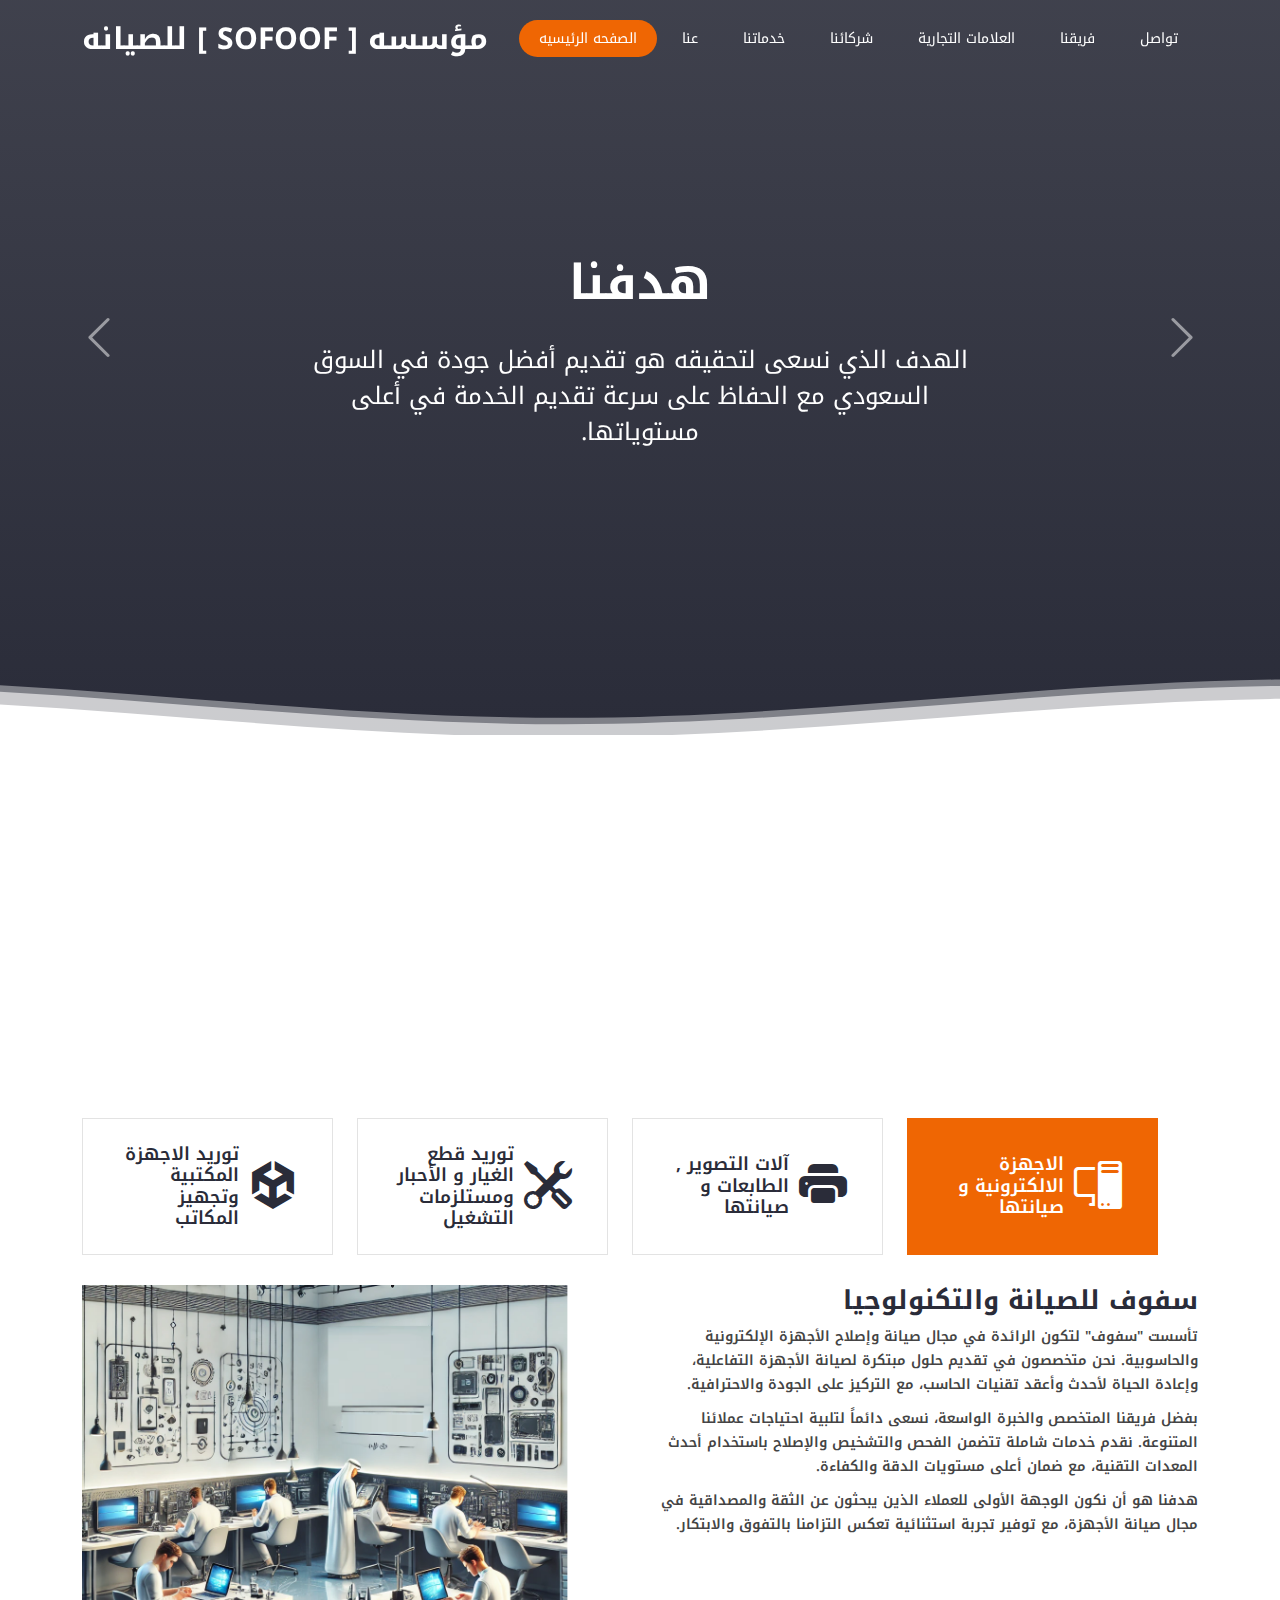
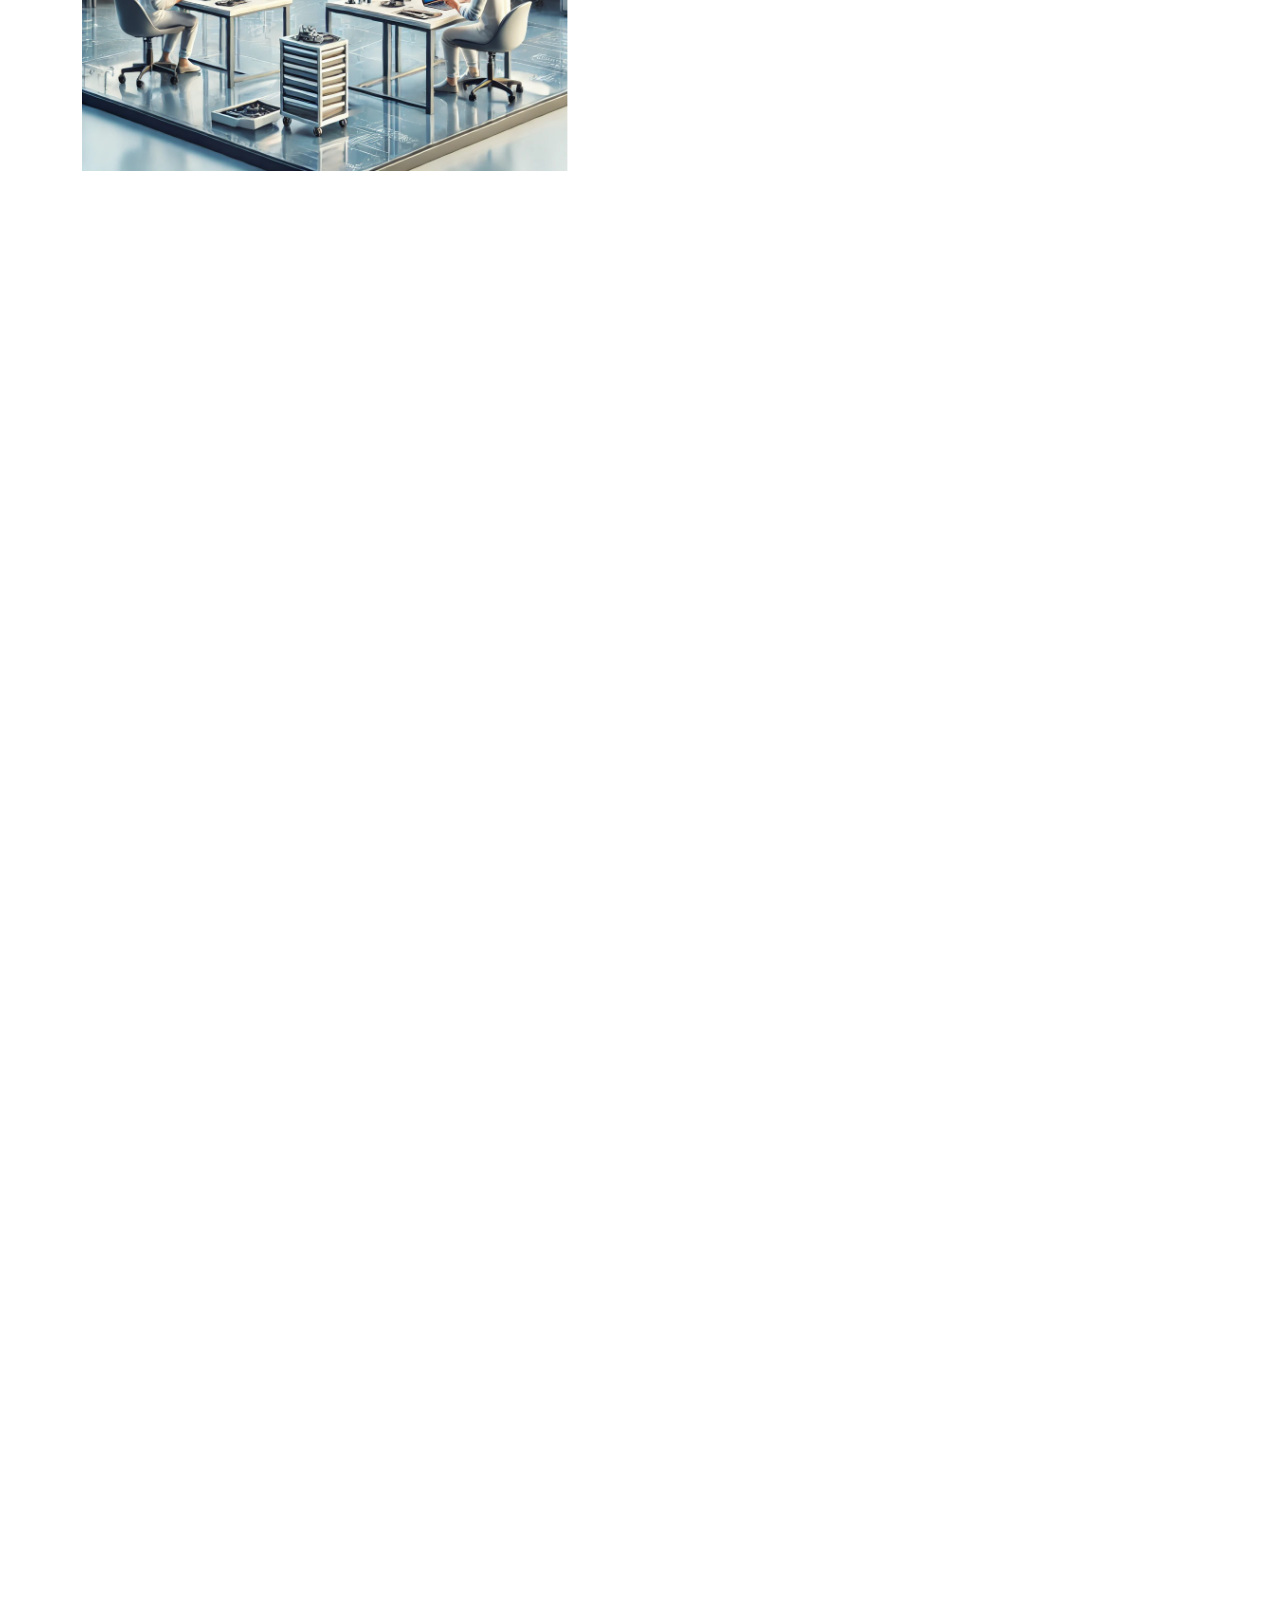
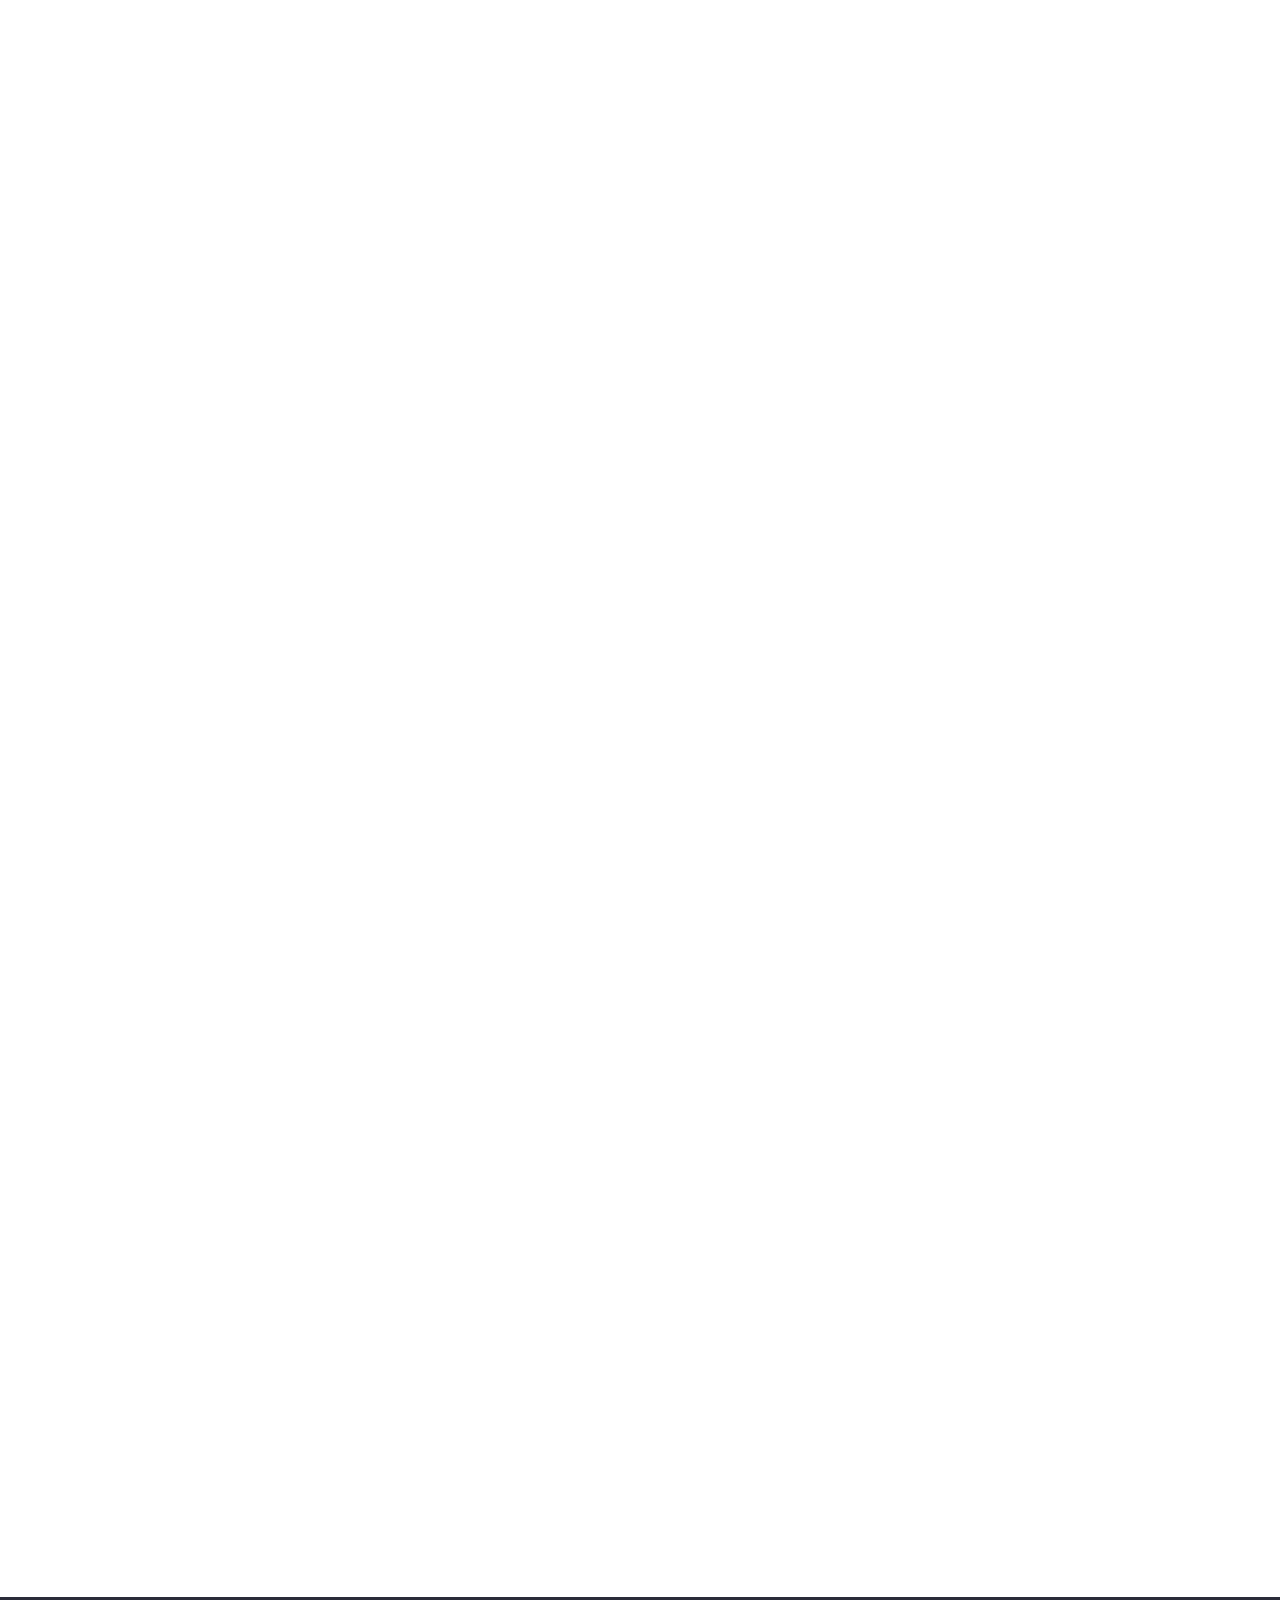
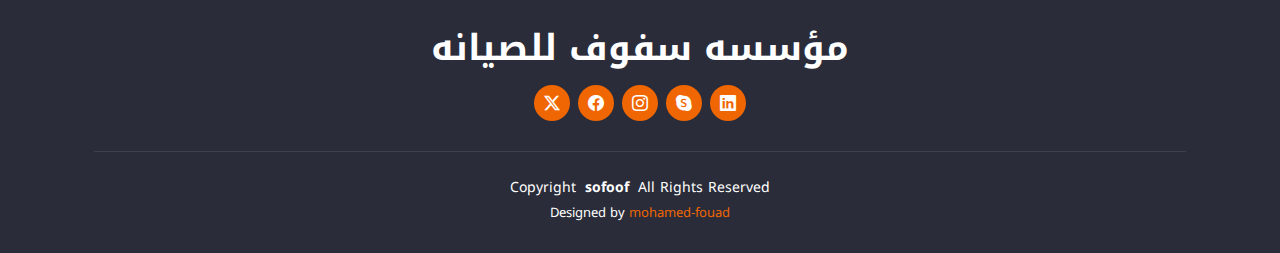
<file: index.html>
<!DOCTYPE html>
<html lang="en">

<head>
  <meta charset="utf-8">
  <meta content="width=device-width, initial-scale=1.0" name="viewport">
  <title>SOFOOF</title>
  <meta name="description" content="">
  <meta name="keywords" content="">
  <link href="assets/img/favicon.png" rel="icon">
  <link href="assets/img/apple-touch-icon.png" rel="apple-touch-icon">
  <link href="https://fonts.googleapis.com" rel="preconnect">
  <link href="https://fonts.gstatic.com" rel="preconnect" crossorigin>
  <link href="https://fonts.googleapis.com/css2?family=Noto+Kufi+Arabic:wght@100..900&display=swap" rel="stylesheet">
  <link href="assets/vendor/bootstrap/css/bootstrap.min.css" rel="stylesheet">
  <link href="assets/vendor/bootstrap-icons/bootstrap-icons.css" rel="stylesheet">
  <link href="assets/vendor/aos/aos.css" rel="stylesheet">
  <link href="assets/vendor/animate.css/animate.min.css" rel="stylesheet">
  <link href="assets/vendor/glightbox/css/glightbox.min.css" rel="stylesheet">
  <link href="assets/vendor/swiper/swiper-bundle.min.css" rel="stylesheet">
  <link href="assets/css/main.css" rel="stylesheet">
</head>

<body class="index-page">

  <header id="header" class="header d-flex align-items-center fixed-top">
    <div class="container-fluid container-xl position-relative d-flex align-items-center justify-content-between">
      <a href="index.html" class="logo d-flex align-items-center">
        <h1 class="sitename">للصيانه [ SOFOOF ] مؤسسه</h1>
      </a>
      <nav id="navmenu" class="navmenu">
        <ul>
          <li><a href="#hero" class="active">الصفحه الرئيسيه</a></li>
          <li><a href="#about">عنا</a></li>
          <li><a href="#services">خدماتنا</a></li>
          <li><a href="#portfolio">شركائنا</a></li>
          <li><a href="#testimonials">العلامات التجارية</a></li>
          <li><a href="#team">فريقنا</a></li>
          <li><a href="#contact">تواصل</a></li>
        </ul>
        <i class="mobile-nav-toggle d-xl-none bi bi-list"></i>
      </nav>

    </div>
  </header>

  <main class="main" dir="rtl">
    <section id="hero" class="hero section dark-background">
      <div id="hero-carousel" data-bs-interval="5000" class="container carousel carousel-fade" data-bs-ride="carousel">
        <!-- Slide 1 -->
        <div class="carousel-item active">
          <div class="carousel-container">
            <h2 class="animate__animated animate__fadeInDown">هدفنا</h2>
            <p class="fs-4 animate__animated animate__fadeInUp">الهدف الذي نسعى لتحقيقه هو تقديم أفضل جودة في السوق
              السعودي مع الحفاظ على سرعة تقديم الخدمة في أعلى
              مستوياتها.</p>
          </div>
        </div>

        <!-- Slide 2 -->
        <div class="carousel-item">
          <div class="carousel-container">
            <h2 class="animate__animated animate__fadeInDown">رؤيتنا</h2>
            <p class="fs-4 animate__animated animate__fadeInUp">في أسلوب إدارتنا، نؤمن بأن الحفاظ على العميل أ كثر أهمية
              من كسب عميل جديد، لذا تركيزنا على خطوات بطيئة وثابتة
              ال تؤثر على مستوى الجودة التي نطمح للوصول اليها.</p>
          </div>
        </div>
        <a class="carousel-control-prev" href="#hero-carousel" role="button" data-bs-slide="prev">
          <span class="carousel-control-prev-icon bi bi-chevron-left" aria-hidden="true"></span>
        </a>

        <a class="carousel-control-next" href="#hero-carousel" role="button" data-bs-slide="next">
          <span class="carousel-control-next-icon bi bi-chevron-right" aria-hidden="true"></span>
        </a>

      </div>

      <svg class="hero-waves" xmlns="http://www.w3.org/2000/svg" xmlns:xlink="http://www.w3.org/1999/xlink"
        viewBox="0 24 150 28 " preserveAspectRatio="none">
        <defs>
          <path id="wave-path" d="M-160 44c30 0 58-18 88-18s 58 18 88 18 58-18 88-18 58 18 88 18 v44h-352z"></path>
        </defs>
        <g class="wave1">
          <use xlink:href="#wave-path" x="50" y="3"></use>
        </g>
        <g class="wave2">
          <use xlink:href="#wave-path" x="50" y="0"></use>
        </g>
        <g class="wave3">
          <use xlink:href="#wave-path" x="50" y="9"></use>
        </g>
      </svg>

    </section><!-- /Hero Section -->

    <!-- About Section -->
    <section id="about" class="about section">

      <!-- Section Title -->
      <div class="container section-title" data-aos="fade-up">
        <h2>عنا</h2>
        <p>من نكون</p>
      </div><!-- End Section Title -->

      <div class="container">



        <div class="content" data-aos="fade-up" data-aos-delay="100">
          <p>
            سفوف كانت و لازالت جزءا اساسيا من خطوات التقدم فى مواقع المملكه العربيه السعوديه , حيث نخدم عملائنا لاكثر من
            25 عاما فى كلا القطاعين الحكومى و الخاص .
          </p>
          <p>
            سفوف هي مؤسسة متخصصة في صيانة مختلف أنواع الاجهزة الالكترونية , الاجهزة التفاعلية , منتجات أجهزة الحاسب ,
            آلات التصوير , الطابعات , أجهزة الفاكس , توريد قطع الغيار- توريد الاحبار- توريد مستلزمات التشغيل , توريد
            الاجهزة
            المكتبية وتجهيز المكاتب . </p>
        </div>


      </div>

    </section><!-- /About Section -->

    <!-- Features Section -->
    <section id="features" class="features section">

      <div class="container">

        <ul class="nav nav-tabs row d-flex aos-init aos-animate" data-aos="fade-up" data-aos-delay="100" role="tablist">
          <li class="nav-item col-3" role="presentation">
            <a class="nav-link active" data-bs-toggle="tab" data-bs-target="#features-tab-1" aria-selected="false"
              role="tab" tabindex="-1">
              <i class="bi bi-pc-display"></i>
              <h4 class="d-none d-lg-block">الاجهزة الالكترونية و صيانتها</h4>
            </a>
          </li>
          <li class="nav-item col-3" role="presentation">
            <a class="nav-link" data-bs-toggle="tab" data-bs-target="#features-tab-2" aria-selected="true"
              role="tab">
              <i class="bi bi-printer-fill"></i>
              <h4 class="d-none d-lg-block">آلات التصوير , الطابعات و صيانتها</h4>
            </a>
          </li>
          <li class="nav-item col-3" role="presentation">
            <a class="nav-link" data-bs-toggle="tab" data-bs-target="#features-tab-3" aria-selected="false" role="tab"
              tabindex="-1">
              <i class="bi bi-tools"></i>
              <h4 class="d-none d-lg-block">توريد قطع الغيار و الأحبار ومستلزمات التشغيل</h4>
            </a>
          </li>
          <li class="nav-item col-3" role="presentation">
            <a class="nav-link" data-bs-toggle="tab" data-bs-target="#features-tab-4" aria-selected="false" role="tab"
              tabindex="-1">
              <i class="bi bi-unity"></i>
              <h4 class="d-none d-lg-block">توريد الاجهزة المكتبية وتجهيز المكاتب</h4>
            </a>
          </li>
        </ul><!-- End Tab Nav -->

        <div class="tab-content aos-init aos-animate" data-aos="fade-up" data-aos-delay="200">

          <div class="tab-pane fade  active show" id="features-tab-1" role="tabpanel">
            <div class="row">
              <div class="col-lg-6 order-2 order-lg-1 mt-3 mt-lg-0">
                <h3>سفوف للصيانة والتكنولوجيا</h3>
                <p>
                  تأسست "سفوف" لتكون الرائدة في مجال صيانة وإصلاح الأجهزة الإلكترونية والحاسوبية. نحن متخصصون في تقديم
                  حلول مبتكرة لصيانة الأجهزة التفاعلية، وإعادة الحياة لأحدث وأعقد تقنيات الحاسب، مع التركيز على الجودة
                  والاحترافية.
                </p>
                <p>
                  بفضل فريقنا المتخصص والخبرة الواسعة، نسعى دائماً لتلبية احتياجات عملائنا المتنوعة. نقدم خدمات شاملة
                  تتضمن الفحص والتشخيص والإصلاح باستخدام أحدث المعدات التقنية، مع ضمان أعلى مستويات الدقة والكفاءة.
                </p>
                <p>
                  هدفنا هو أن نكون الوجهة الأولى للعملاء الذين يبحثون عن الثقة والمصداقية في مجال صيانة الأجهزة، مع
                  توفير تجربة استثنائية تعكس التزامنا بالتفوق والابتكار.
                </p>

              </div>
              <div class="col-lg-6 order-1 order-lg-2 text-center">
                <img src="assets/img/working-1.jpg" alt="" class="img-fluid">
              </div>
            </div>
          </div><!-- End Tab Content Item -->

          <div class="tab-pane fade" id="features-tab-2" role="tabpanel">
            <div class="row">
              <div class="col-lg-6 order-2 order-lg-1 mt-3 mt-lg-0">
                <h3>سفوف: خبراء صيانة الطابعات وآلات التصوير</h3>
                <p>
                  في عالم يعتمد بشكل كبير على الطباعة والتوثيق، تقدم "سفوف" خدمات صيانة شاملة واحترافية للطابعات وآلات
                  التصوير، لنضمن لك استمرارية عمل أجهزتك بأداء مثالي ودون انقطاع.
                </p>
                <p>
                  نحن متخصصون في صيانة جميع أنواع الطابعات وآلات التصوير، بما في ذلك الطابعات الليزرية، النافثة للحبر،
                  والطابعات المتعددة الوظائف، بالإضافة إلى آلات التصوير المكتبية والتجارية. فريقنا المدرب يمتلك الخبرة
                  والمعرفة اللازمة للتعامل مع أعقد الأعطال بكفاءة عالية.
                </p>
                <p>
                  تشمل خدماتنا الفحص الدقيق، التشخيص الاحترافي، واستبدال القطع التالفة بأخرى أصلية ذات جودة عالية، مع
                  تقديم ضمان على الإصلاحات. نحن ملتزمون بتقديم خدمات سريعة وموثوقة تلبي توقعات العملاء في مختلف
                  القطاعات.
                </p>
                <p>
                  سواء كنت تمتلك مكتبًا صغيرًا أو مؤسسة كبيرة، نهدف إلى أن نكون شركاءك الموثوقين في الحفاظ على إنتاجيتك
                  من خلال حلول صيانة مبتكرة تلبي احتياجاتك اليومية.
                </p>

              </div>
              <div class="col-lg-6 order-1 order-lg-2 text-center">
                <img src="assets/img/working-2.jpg" alt="" class="img-fluid">
              </div>
            </div>
          </div><!-- End Tab Content Item -->

          <div class="tab-pane fade" id="features-tab-3" role="tabpanel">
            <div class="row">
              <div class="col-lg-6 order-2 order-lg-1 mt-3 mt-lg-0">
                <h3>سفوف: شريكك الأول لتوريد قطع الغيار والأحبار ومستلزمات التشغيل</h3>
                <p>
                  تتفهم "سفوف" أهمية استمرارية العمل ودور الجودة في تعزيز الأداء. لذلك نقدم خدمات توريد شاملة تشمل قطع
                  الغيار الأصلية، الأحبار عالية الجودة، ومستلزمات التشغيل المتنوعة التي تلبي احتياجات مختلف الأجهزة
                  الإلكترونية وآلات الطباعة والتصوير.
                </p>
                <p>
                  نحن متخصصون في توفير قطع الغيار المعتمدة لمجموعة واسعة من الأجهزة، بما في ذلك الطابعات، آلات التصوير،
                  وأجهزة الحاسب. جميع قطع الغيار التي نوفرها تتمتع بمعايير الجودة العالمية، مما يضمن أداءً مستدامًا
                  لأجهزتك.
                </p>
                <p>
                  عندما يتعلق الأمر بالأحبار، نقدم مجموعة متنوعة من الخيارات التي تناسب احتياجاتك التشغيلية، سواء كنت
                  تبحث عن أحبار أصلية أو بدائل ذات جودة مكافئة. نحن نلتزم بتوفير أحبار تضمن طباعة واضحة ودقيقة مع تحسين
                  استهلاك الموارد.
                </p>
                <p>
                  بالإضافة إلى ذلك، نوفر مستلزمات التشغيل التي تساهم في الحفاظ على كفاءة العمل، بما يشمل الورق،
                  الكابلات، البطاريات، وغيرها من المستلزمات الأساسية التي تحتاجها المؤسسات بشكل يومي.
                </p>
                <p>
                  اختيارك لـ"سفوف" يعني ضمان جودة، موثوقية، وسرعة في التوريد. نحن هنا لدعمك في تعزيز إنتاجيتك والحفاظ
                  على استمرارية أعمالك بأعلى مستوى من الاحترافية.
                </p>

              </div>
              <div class="col-lg-6 order-1 order-lg-2 text-center">
                <img src="assets/img/working-3.jpg" alt="" class="img-fluid">
              </div>
            </div>
          </div><!-- End Tab Content Item -->

          <div class="tab-pane fade" id="features-tab-4" role="tabpanel">
            <div class="row">
              <div class="col-lg-6 order-2 order-lg-1 mt-3 mt-lg-0">
                <h3>سفوف: حلول متكاملة لتوريد الأجهزة المكتبية وتجهيز المكاتب</h3>
                <p>
                  في "سفوف"، نفهم أهمية تجهيز بيئة العمل بأحدث الأجهزة المكتبية وحلول التصميم المثالية لتحقيق الإنتاجية
                  والكفاءة. نحن نقدم مجموعة واسعة من الخدمات التي تلبي احتياجات المؤسسات والشركات بمختلف أحجامها، بدءًا
                  من توريد الأجهزة المكتبية إلى تخطيط وتجهيز المساحات المكتبية.
                </p>
                <p>
                  تشمل خدماتنا توريد أحدث الأجهزة المكتبية مثل الطابعات، آلات التصوير، أجهزة الحاسب، الشاشات، وأنظمة
                  الاتصالات. جميع الأجهزة التي نوفرها تأتي من علامات تجارية موثوقة ومعروفة بجودتها وأدائها المتميز.
                </p>
                <p>
                  إلى جانب الأجهزة، نقدم خدمات تجهيز المكاتب التي تشمل تصميم المساحات الداخلية وتزويدها بالأثاث المكتبي
                  المريح والعصري، مع التركيز على الجوانب العملية والجمالية لتحقيق بيئة عمل مثالية.
                </p>
                <p>
                  نلتزم في "سفوف" بتقديم حلول متكاملة تجمع بين الجودة، التميز، والموثوقية. هدفنا هو تلبية جميع احتياجات
                  عملائنا وتقديم خدمات مخصصة تلائم تطلعاتهم، مع ضمان توفير تجربة سلسة ومتميزة.
                </p>
              </div>
              <div class="col-lg-6 order-1 order-lg-2 text-center">
                <img src="assets/img/working-4.jpg" alt="" class="img-fluid">
              </div>
            </div>
          </div><!-- End Tab Content Item -->

        </div>

      </div>

    </section>

    <!-- Services Section -->
    <section id="services" class="services section">

      <!-- Section Title -->
      <div class="container section-title" data-aos="fade-up">
        <h2>خدماتنا</h2>
        <p>نحن نقدم ثلاثه أنواع من الخدمات وهي من خلال</p>
      </div><!-- End Section Title -->

      <div class="container">

        <div class="row gy-4">

          <div class="col-lg-4 col-md-6" data-aos="fade-up" data-aos-delay="100">
            <div class="service-item  position-relative">
              <div class="icon">
                <i class="bi bi-pin-map" style="color: #0dcaf0;"></i>
              </div>
              <a href="#services" class="stretched-link">
                <h3>زيارتنا</h3>
              </a>
              <p>يمكن للعميل زيارة موقعنا ، حيث سيستقبله ممثلينا بحرارة وسيتم التعامل مع المشكلة على الفور .</p>
            </div>
          </div><!-- End Service Item -->

          <div class="col-lg-4 col-md-6" data-aos="fade-up" data-aos-delay="200">
            <div class="service-item position-relative">
              <div class="icon">
                <i class="bi bi-whatsapp" style="color: #fd7e14;"></i>
              </div>
              <a href="#services" class="stretched-link">
                <h3>الاتصال بنا</h3>
              </a>
              <p>يمكن للعميل التواصل معنا عن طريق الايميل او عن طريق تطبيق الواتساب او عن طريق الاتصال على ارقامنا .</p>
            </div>
          </div><!-- End Service Item -->

          <div class="col-lg-4 col-md-6" data-aos="fade-up" data-aos-delay="300">
            <div class="service-item position-relative">
              <div class="icon">
                <i class="bi bi-clipboard-check" style="color: #20c997;"></i>
              </div>
              <a href="#services" class="stretched-link">
                <h3>العقود والزيارات الدورية</h3>
              </a>
              <p>يتوفر لدينا نظام العقود طويلة األجل , وإن رغب العميل نستطيع ان نضع جدول زمني لزيارات دورية . </p>
            </div>
          </div><!-- End Service Item -->

        </div>

      </div>

    </section><!-- /Services Section -->

    <!-- Portfolio Section -->
    <section id="portfolio" class="portfolio section">

      <!-- Section Title -->
      <div class="container section-title" data-aos="fade-up">
        <h2>شركائنا</h2>
        <p>شركاء النجاح و دليل الثقه بنا</p>
      </div><!-- End Section Title -->

      <div class="container">

        <div class="isotope-layout" data-default-filter="*" data-layout="masonry" data-sort="original-order">

          <div class="row gy-4 isotope-container" data-aos="fade-up" data-aos-delay="200">
            <div class="col-lg-4 col-md-6 portfolio-item isotope-item filter-product">
              <img src="assets/img/masonry-portfolio/masonry-portfolio-2.png" class="img-fluid" alt="">
              <div class="portfolio-info">
                <h4>وزاره الداخليه</h4>
              </div>
            </div><!-- End Portfolio Item -->

            <div class="col-lg-4 col-md-6 portfolio-item isotope-item filter-branding">
              <img src="assets/img/masonry-portfolio/masonry-portfolio-3.png" class="img-fluid" alt="">
              <div class="portfolio-info">
                <h4>وزاره الدفاع</h4>
              </div>
            </div><!-- End Portfolio Item -->
          </div><!-- End Portfolio Container -->

        </div>

      </div>

    </section><!-- /Portfolio Section -->

    <!-- Testimonials Section -->
    <section id="testimonials" class="testimonials section">

      <!-- Section Title -->
      <div class="container section-title" data-aos="fade-up">
        <h2>العلامات التجاريه</h2>
        <p>جزءمن العلامات التجاريةالتي نعمل عليها</p>
      </div><!-- End Section Title -->

      <div class="container" data-aos="fade-up" data-aos-delay="100">

        <div class="swiper init-swiper">
          <script type="application/json" class="swiper-config">
            {
              "loop": true,
              "speed": 600,
              "autoplay": {
                "delay": 5000
              },
              "slidesPerView": "auto",
              "pagination": {
                "el": ".swiper-pagination",
                "type": "bullets",
                "clickable": true
              },
              "breakpoints": {
                "320": {
                  "slidesPerView": 1,
                  "spaceBetween": 40
                },
                "1200": {
                  "slidesPerView": 3,
                  "spaceBetween": 10
                }
              }
            }
          </script>
          <div class="swiper-wrapper">

            <div class="swiper-slide">
              <div class="testimonial-item">
                <img src="assets/img/testimonials/testimonials-1.png" class="testimonial-img" alt="">
                <h4>CANON</h4>
              </div>
            </div><!-- End testimonial item -->

            <div class="swiper-slide">
              <div class="testimonial-item">
                <img src="assets/img/testimonials/testimonials-2.png" class="testimonial-img" alt="">
                <h4>LEXMARK</h4>
              </div>
            </div><!-- End testimonial item -->

            <div class="swiper-slide">
              <div class="testimonial-item">
                <img src="assets/img/testimonials/testimonials-3.png" class="testimonial-img" alt="">
                <h4>HP</h4>
              </div>
            </div><!-- End testimonial item -->

            <div class="swiper-slide">
              <div class="testimonial-item">
                <img src="assets/img/testimonials/testimonials-4.png" class="testimonial-img" alt="">
                <h4>EPSON</h4>
              </div>
            </div><!-- End testimonial item -->

            <div class="swiper-slide">
              <div class="testimonial-item">
                <img src="assets/img/testimonials/testimonials-5.jpg" class="testimonial-img" alt="">
                <h4>EXROX</h4>
              </div>
            </div><!-- End testimonial item -->
          </div>
          <div class="swiper-pagination"></div>
        </div>

      </div>

      <!-- Team Section -->
      <section id="team" class="team section">

        <!-- Section Title -->
        <div class="container section-title" data-aos="fade-up">
          <h2>فريقنا</h2>
          <p>فريق العمل المميزين</p>
        </div><!-- End Section Title -->

        <div class="container">

          <div class="row gy-4">

            <div class="col-lg-3 col-md-6 d-flex align-items-stretch" data-aos="fade-up" data-aos-delay="100">
              <div class="team-member">
                <div class="member-img">
                  <img src="assets/img/team/team-1.jpg" class="img-fluid" alt="">
                  <div class="social">
                    <a href=""><i class="bi bi-twitter-x"></i></a>
                    <a href=""><i class="bi bi-facebook"></i></a>
                    <a href=""><i class="bi bi-instagram"></i></a>
                    <a href=""><i class="bi bi-linkedin"></i></a>
                  </div>
                </div>
                <div class="member-info">
                  <h4>Walter White</h4>
                  <span>Chief Executive Officer</span>
                </div>
              </div>
            </div><!-- End Team Member -->

            <div class="col-lg-3 col-md-6 d-flex align-items-stretch" data-aos="fade-up" data-aos-delay="200">
              <div class="team-member">
                <div class="member-img">
                  <img src="assets/img/team/team-2.jpg" class="img-fluid" alt="">
                  <div class="social">
                    <a href=""><i class="bi bi-twitter-x"></i></a>
                    <a href=""><i class="bi bi-facebook"></i></a>
                    <a href=""><i class="bi bi-instagram"></i></a>
                    <a href=""><i class="bi bi-linkedin"></i></a>
                  </div>
                </div>
                <div class="member-info">
                  <h4>Sarah Jhonson</h4>
                  <span>Product Manager</span>
                </div>
              </div>
            </div><!-- End Team Member -->

            <div class="col-lg-3 col-md-6 d-flex align-items-stretch" data-aos="fade-up" data-aos-delay="300">
              <div class="team-member">
                <div class="member-img">
                  <img src="assets/img/team/team-3.jpg" class="img-fluid" alt="">
                  <div class="social">
                    <a href=""><i class="bi bi-twitter-x"></i></a>
                    <a href=""><i class="bi bi-facebook"></i></a>
                    <a href=""><i class="bi bi-instagram"></i></a>
                    <a href=""><i class="bi bi-linkedin"></i></a>
                  </div>
                </div>
                <div class="member-info">
                  <h4>William Anderson</h4>
                  <span>CTO</span>
                </div>
              </div>
            </div><!-- End Team Member -->

            <div class="col-lg-3 col-md-6 d-flex align-items-stretch" data-aos="fade-up" data-aos-delay="400">
              <div class="team-member">
                <div class="member-img">
                  <img src="assets/img/team/team-4.jpg" class="img-fluid" alt="">
                  <div class="social">
                    <a href=""><i class="bi bi-twitter-x"></i></a>
                    <a href=""><i class="bi bi-facebook"></i></a>
                    <a href=""><i class="bi bi-instagram"></i></a>
                    <a href=""><i class="bi bi-linkedin"></i></a>
                  </div>
                </div>
                <div class="member-info">
                  <h4>Amanda Jepson</h4>
                  <span>Accountant</span>
                </div>
              </div>
            </div><!-- End Team Member -->

          </div>

        </div>

      </section><!-- /Team Section -->

      <!-- Recent Posts Section -->
      <!-- /Recent Posts Section -->

      <!-- Contact Section -->
      <section id="contact" class="contact section">

        <!-- Section Title -->
        <div class="container section-title" data-aos="fade-up">
          <h2>تواصل</h2>
          <p>يهمنا تواصلكم</p>
        </div><!-- End Section Title -->

        <div class="container" data-aos="fade" data-aos-delay="100">

          <div class="row gy-4">

            <div class="col-lg-4">
              <div class="info-item d-flex" data-aos="fade-up" data-aos-delay="200">
                <i class="bi bi-geo-alt flex-shrink-0"></i>
                <div>
                  <h3>العنوان</h3>
                  <p>المملكه العربيه السعوديه - محافظه الدوادمى - طريق ماسل</p>
                </div>
              </div><!-- End Info Item -->

              <div class="info-item d-flex" data-aos="fade-up" data-aos-delay="300">
                <i class="bi bi-telephone flex-shrink-0"></i>
                <div>
                  <h3>تليفون</h3>
                  <p>0116420107</p>
                </div>
              </div><!-- End Info Item -->

              <div class="info-item d-flex" data-aos="fade-up" data-aos-delay="300">
                <i class="bi bi-whatsapp flex-shrink-0"></i>
                <div>
                  <h3>واتس</h3>
                  <p>0552558843</p>
                </div>
              </div><!-- End Info Item -->

              <div class="info-item d-flex" data-aos="fade-up" data-aos-delay="400">
                <i class="bi bi-envelope flex-shrink-0"></i>
                <div>
                  <h3>الايميل</h3>
                  <p>sofoof@hotmail.com</p>
                </div>
              </div><!-- End Info Item -->

            </div>

            <div class="col-lg-8">
              <form action="forms/contact.php" method="post" class="php-email-form" data-aos="fade-up"
                data-aos-delay="200">
                <div class="row gy-4">

                  <div class="col-md-6">
                    <input type="text" name="name" class="form-control" placeholder="Your Name" required="">
                  </div>

                  <div class="col-md-6 ">
                    <input type="email" class="form-control" name="email" placeholder="Your Email" required="">
                  </div>

                  <div class="col-md-12">
                    <input type="text" class="form-control" name="subject" placeholder="Subject" required="">
                  </div>

                  <div class="col-md-12">
                    <textarea class="form-control" name="message" rows="6" placeholder="Message" required=""></textarea>
                  </div>

                  <div class="col-md-12 text-center">
                    <div class="loading">Loading</div>
                    <div class="error-message"></div>
                    <div class="sent-message">تم ارسال رسالتك بنجاح . شكرا</div>

                    <button type="submit">ارسال الرساله</button>
                  </div>

                </div>
              </form>
            </div><!-- End Contact Form -->

          </div>

        </div>

      </section><!-- /Contact Section -->

  </main>

  <footer id="footer" class="footer dark-background">
    <div class="container">
      <h3 class="sitename">مؤسسه سفوف للصيانه </h3>
      <div class="social-links d-flex justify-content-center">
        <a href=""><i class="bi bi-twitter-x"></i></a>
        <a href=""><i class="bi bi-facebook"></i></a>
        <a href=""><i class="bi bi-instagram"></i></a>
        <a href=""><i class="bi bi-skype"></i></a>
        <a href=""><i class="bi bi-linkedin"></i></a>
      </div>
      <div class="container">
        <div class="copyright">
          <span>Copyright</span> <strong class="px-1 sitename">sofoof</strong> <span>All Rights Reserved</span>
        </div>
        <div class="credits">
          <!-- All the links in the footer should remain intact. -->
          <!-- You can delete the links only if you've purchased the pro version. -->
          <!-- Licensing information: https://bootstrapmade.com/license/ -->
          <!-- Purchase the pro version with working PHP/AJAX contact form: [buy-url] -->
          Designed by <a href="https://github.com/mohamed-fouad63">mohamed-fouad</a>
        </div>
      </div>
    </div>
  </footer>

  <!-- Scroll Top -->
  <a href="#" id="scroll-top" class="scroll-top d-flex align-items-center justify-content-center"><i
      class="bi bi-arrow-up-short"></i></a>

  <!-- Preloader -->
  <div id="preloader"></div>

  <!-- Vendor JS Files -->
  <script src="assets/vendor/bootstrap/js/bootstrap.bundle.min.js"></script>
  <script src="assets/vendor/php-email-form/validate.js"></script>
  <script src="assets/vendor/aos/aos.js"></script>
  <script src="assets/vendor/glightbox/js/glightbox.min.js"></script>
  <script src="assets/vendor/imagesloaded/imagesloaded.pkgd.min.js"></script>
  <script src="assets/vendor/isotope-layout/isotope.pkgd.min.js"></script>
  <script src="assets/vendor/swiper/swiper-bundle.min.js"></script>

  <!-- Main JS File -->
  <script src="assets/js/main.js"></script>

</body>

</html>
</file>
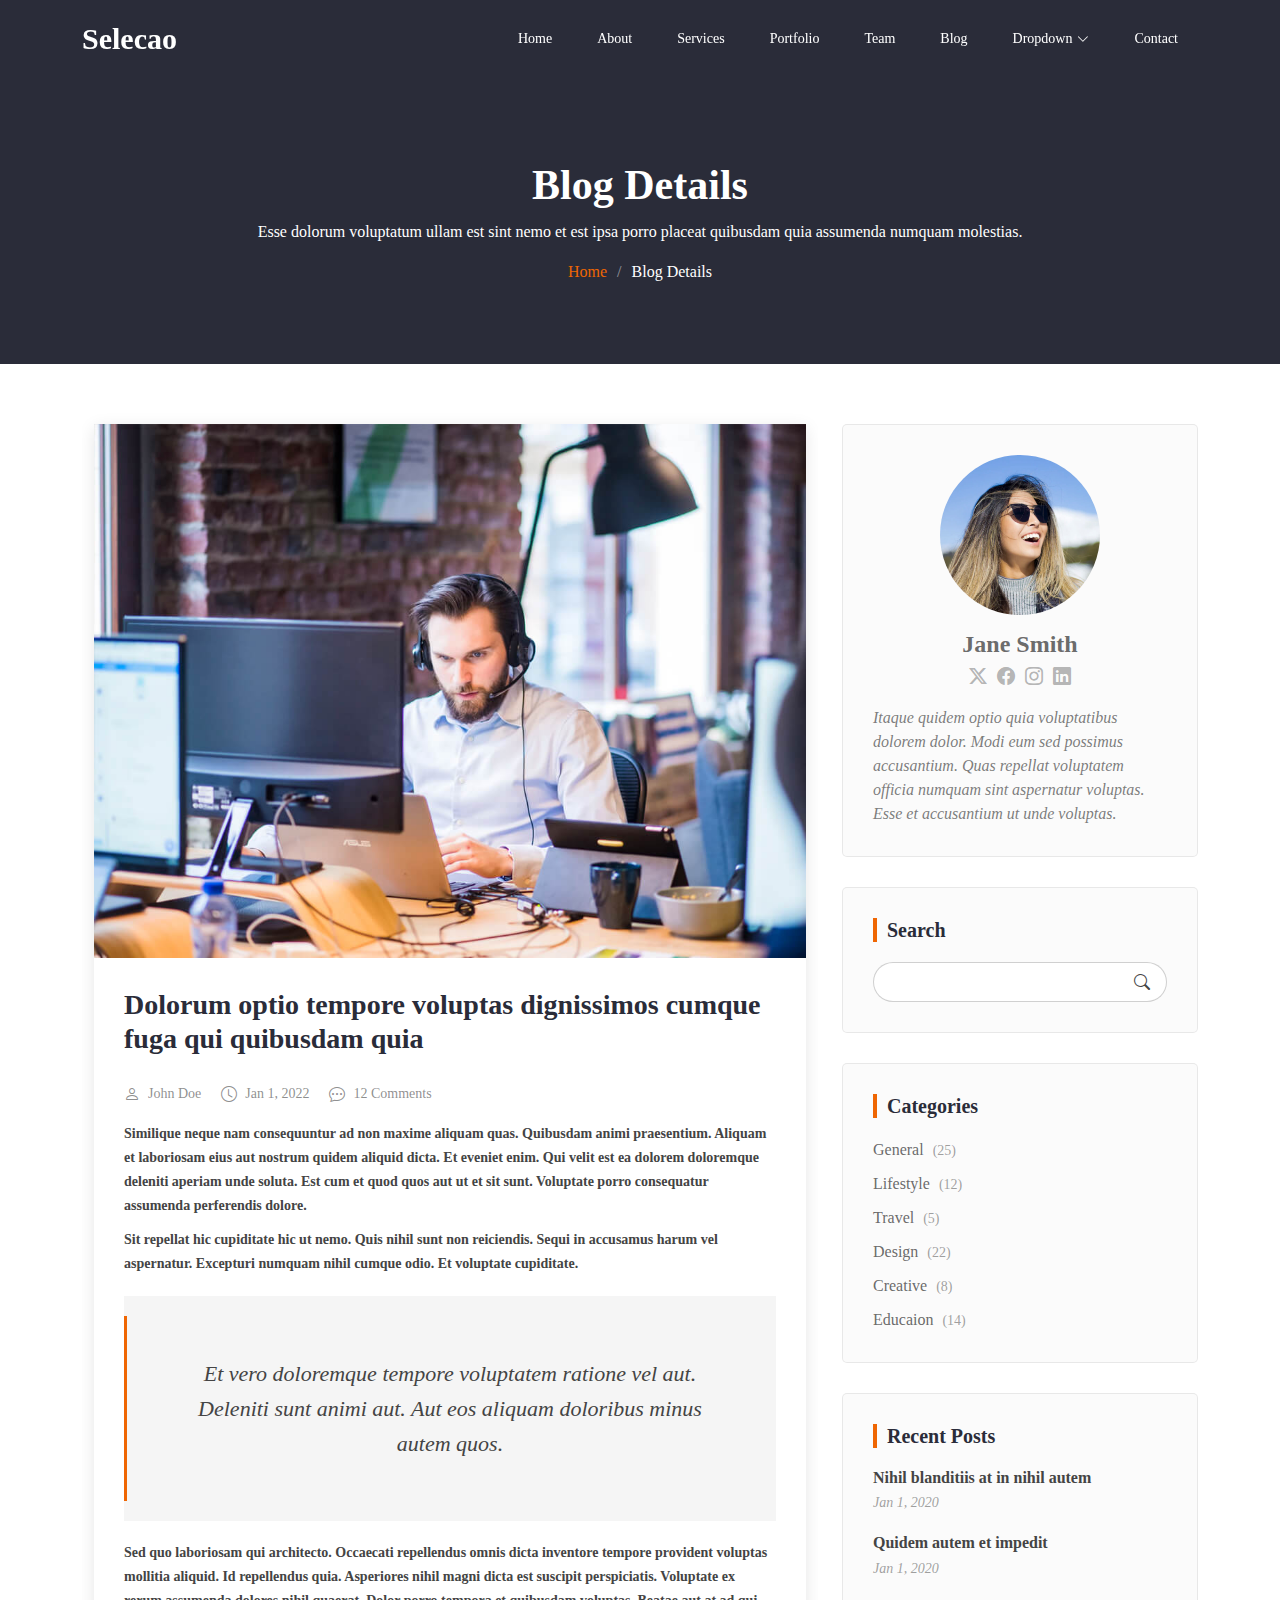
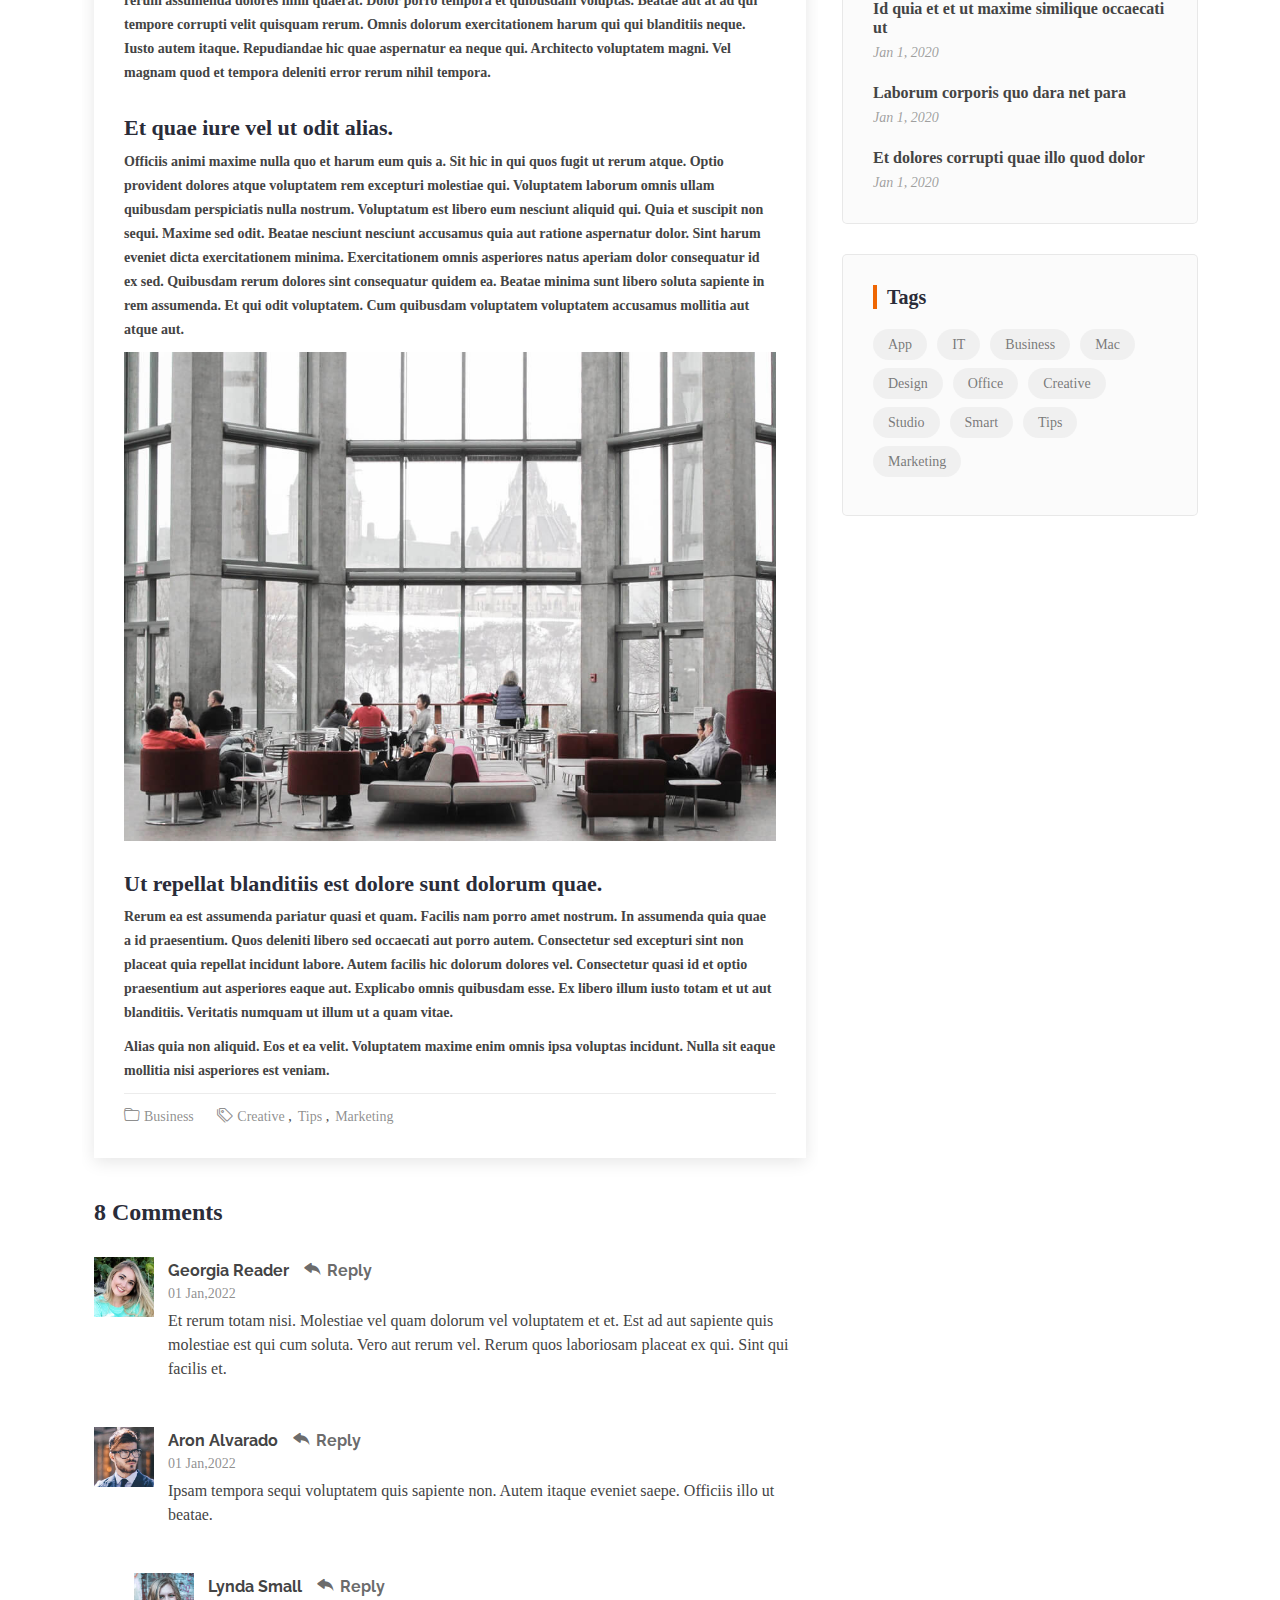
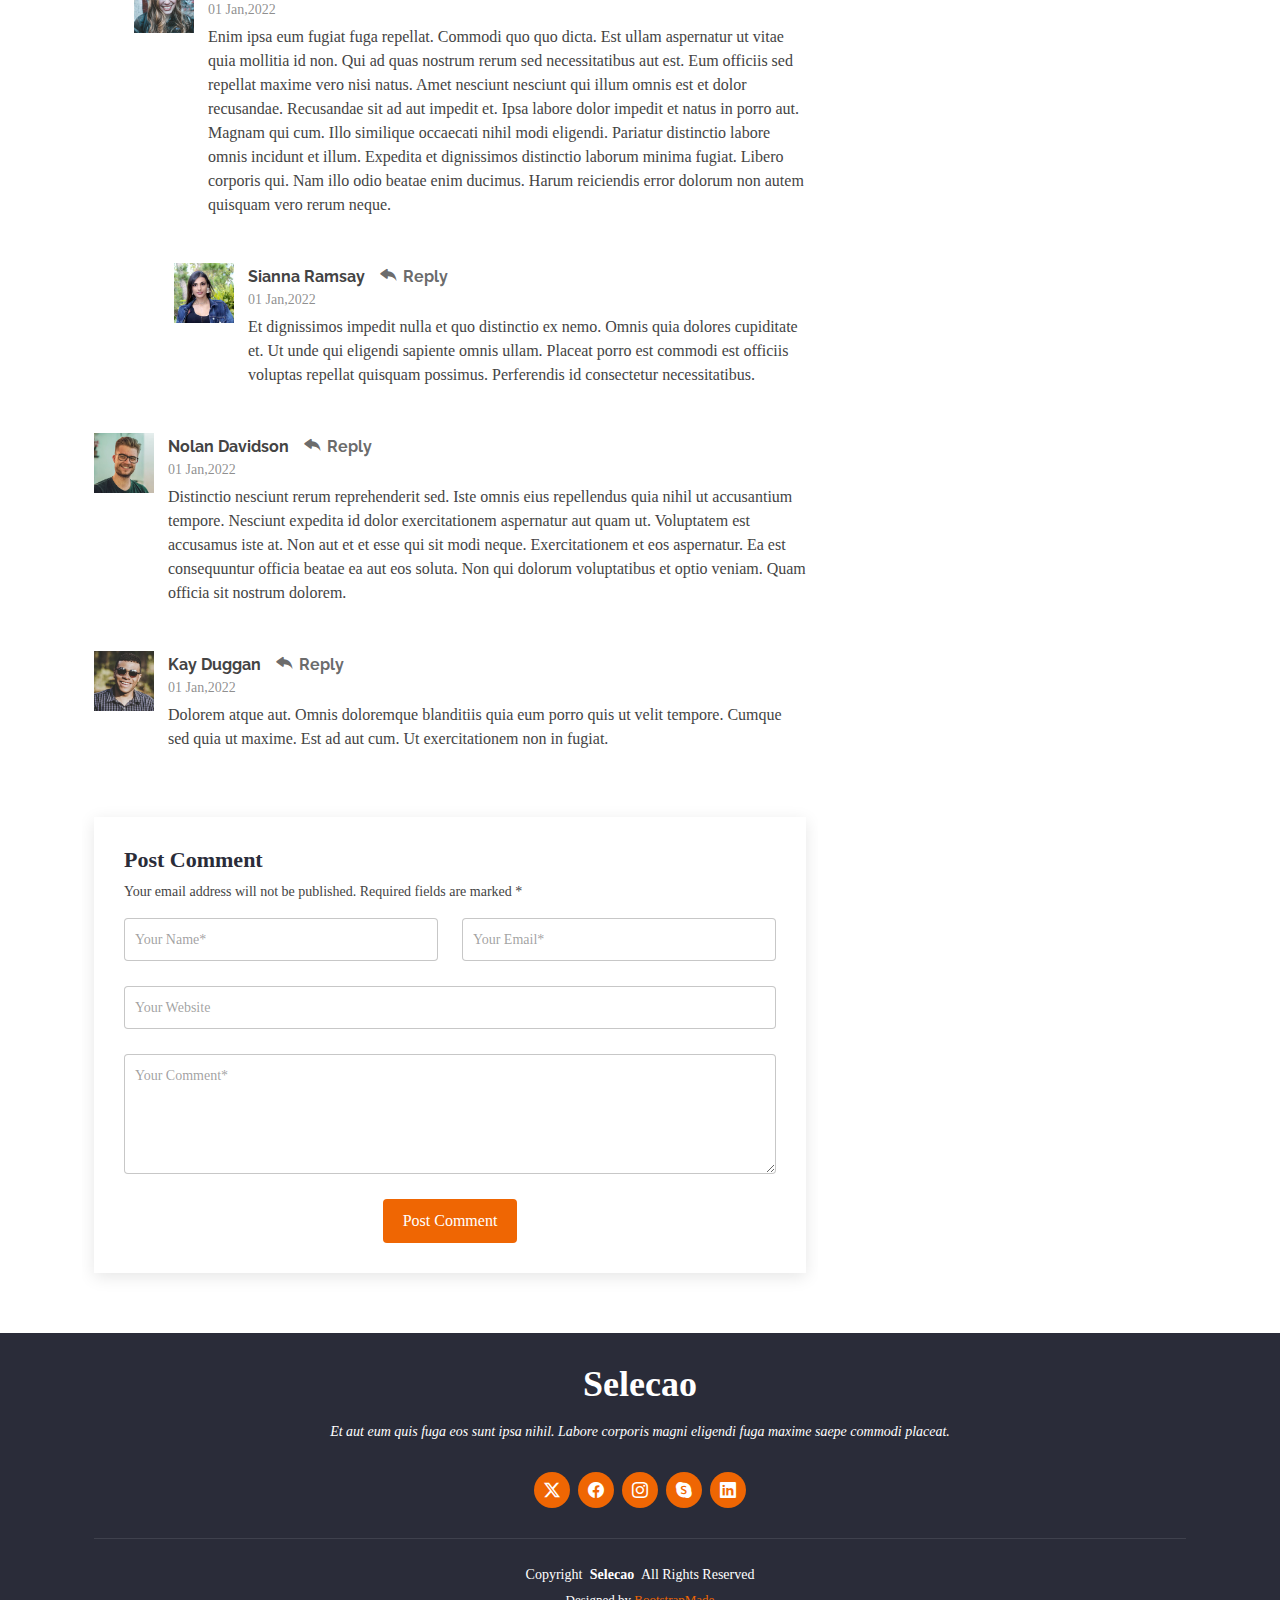
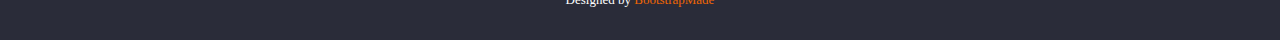
<file: blog-details.html>
<!DOCTYPE html>
<html lang="en">

<head>
  <meta charset="utf-8">
  <meta content="width=device-width, initial-scale=1.0" name="viewport">
  <title>Blog Details - Selecao Bootstrap Template</title>
  <meta name="description" content="">
  <meta name="keywords" content="">

  <!-- Favicons -->
  <link href="assets/img/favicon.png" rel="icon">
  <link href="assets/img/apple-touch-icon.png" rel="apple-touch-icon">

  <!-- Fonts -->
  <link href="https://fonts.googleapis.com" rel="preconnect">
  <link href="https://fonts.gstatic.com" rel="preconnect" crossorigin>
  <link href="https://fonts.googleapis.com/css2?family=Roboto:ital,wght@0,100;0,300;0,400;0,500;0,700;0,900;1,100;1,300;1,400;1,500;1,700;1,900&family=Poppins:ital,wght@0,100;0,200;0,300;0,400;0,500;0,600;0,700;0,800;0,900;1,100;1,200;1,300;1,400;1,500;1,600;1,700;1,800;1,900&family=Raleway:ital,wght@0,100;0,200;0,300;0,400;0,500;0,600;0,700;0,800;0,900;1,100;1,200;1,300;1,400;1,500;1,600;1,700;1,800;1,900&display=swap" rel="stylesheet">

  <!-- Vendor CSS Files -->
  <link href="assets/vendor/bootstrap/css/bootstrap.min.css" rel="stylesheet">
  <link href="assets/vendor/bootstrap-icons/bootstrap-icons.css" rel="stylesheet">
  <link href="assets/vendor/aos/aos.css" rel="stylesheet">
  <link href="assets/vendor/animate.css/animate.min.css" rel="stylesheet">
  <link href="assets/vendor/glightbox/css/glightbox.min.css" rel="stylesheet">
  <link href="assets/vendor/swiper/swiper-bundle.min.css" rel="stylesheet">

  <!-- Main CSS File -->
  <link href="assets/css/main.css" rel="stylesheet">

  <!-- =======================================================
  * Template Name: Selecao
  * Template URL: https://bootstrapmade.com/selecao-bootstrap-template/
  * Updated: Aug 07 2024 with Bootstrap v5.3.3
  * Author: BootstrapMade.com
  * License: https://bootstrapmade.com/license/
  ======================================================== -->
</head>

<body class="blog-details-page">

  <header id="header" class="header d-flex align-items-center fixed-top">
    <div class="container-fluid container-xl position-relative d-flex align-items-center justify-content-between">

      <a href="index.html" class="logo d-flex align-items-center">
        <!-- Uncomment the line below if you also wish to use an image logo -->
        <!-- <img src="assets/img/logo.png" alt=""> -->
        <h1 class="sitename">Selecao</h1>
      </a>

      <nav id="navmenu" class="navmenu">
        <ul>
          <li><a href="#hero">Home</a></li>
          <li><a href="#about">About</a></li>
          <li><a href="#services">Services</a></li>
          <li><a href="#portfolio">Portfolio</a></li>
          <li><a href="#team">Team</a></li>
          <li><a href="blog.html">Blog</a></li>
          <li class="dropdown"><a href="#"><span>Dropdown</span> <i class="bi bi-chevron-down toggle-dropdown"></i></a>
            <ul>
              <li><a href="#">Dropdown 1</a></li>
              <li class="dropdown"><a href="#"><span>Deep Dropdown</span> <i class="bi bi-chevron-down toggle-dropdown"></i></a>
                <ul>
                  <li><a href="#">Deep Dropdown 1</a></li>
                  <li><a href="#">Deep Dropdown 2</a></li>
                  <li><a href="#">Deep Dropdown 3</a></li>
                  <li><a href="#">Deep Dropdown 4</a></li>
                  <li><a href="#">Deep Dropdown 5</a></li>
                </ul>
              </li>
              <li><a href="#">Dropdown 2</a></li>
              <li><a href="#">Dropdown 3</a></li>
              <li><a href="#">Dropdown 4</a></li>
            </ul>
          </li>
          <li><a href="#contact">Contact</a></li>
        </ul>
        <i class="mobile-nav-toggle d-xl-none bi bi-list"></i>
      </nav>

    </div>
  </header>

  <main class="main">

    <!-- Page Title -->
    <div class="page-title dark-background">
      <div class="container position-relative">
        <h1>Blog Details</h1>
        <p>Esse dolorum voluptatum ullam est sint nemo et est ipsa porro placeat quibusdam quia assumenda numquam molestias.</p>
        <nav class="breadcrumbs">
          <ol>
            <li><a href="index.html">Home</a></li>
            <li class="current">Blog Details</li>
          </ol>
        </nav>
      </div>
    </div><!-- End Page Title -->

    <div class="container">
      <div class="row">

        <div class="col-lg-8">

          <!-- Blog Details Section -->
          <section id="blog-details" class="blog-details section">
            <div class="container">

              <article class="article">

                <div class="post-img">
                  <img src="assets/img/blog/blog-1.jpg" alt="" class="img-fluid">
                </div>

                <h2 class="title">Dolorum optio tempore voluptas dignissimos cumque fuga qui quibusdam quia</h2>

                <div class="meta-top">
                  <ul>
                    <li class="d-flex align-items-center"><i class="bi bi-person"></i> <a href="blog-details.html">John Doe</a></li>
                    <li class="d-flex align-items-center"><i class="bi bi-clock"></i> <a href="blog-details.html"><time datetime="2020-01-01">Jan 1, 2022</time></a></li>
                    <li class="d-flex align-items-center"><i class="bi bi-chat-dots"></i> <a href="blog-details.html">12 Comments</a></li>
                  </ul>
                </div><!-- End meta top -->

                <div class="content">
                  <p>
                    Similique neque nam consequuntur ad non maxime aliquam quas. Quibusdam animi praesentium. Aliquam et laboriosam eius aut nostrum quidem aliquid dicta.
                    Et eveniet enim. Qui velit est ea dolorem doloremque deleniti aperiam unde soluta. Est cum et quod quos aut ut et sit sunt. Voluptate porro consequatur assumenda perferendis dolore.
                  </p>

                  <p>
                    Sit repellat hic cupiditate hic ut nemo. Quis nihil sunt non reiciendis. Sequi in accusamus harum vel aspernatur. Excepturi numquam nihil cumque odio. Et voluptate cupiditate.
                  </p>

                  <blockquote>
                    <p>
                      Et vero doloremque tempore voluptatem ratione vel aut. Deleniti sunt animi aut. Aut eos aliquam doloribus minus autem quos.
                    </p>
                  </blockquote>

                  <p>
                    Sed quo laboriosam qui architecto. Occaecati repellendus omnis dicta inventore tempore provident voluptas mollitia aliquid. Id repellendus quia. Asperiores nihil magni dicta est suscipit perspiciatis. Voluptate ex rerum assumenda dolores nihil quaerat.
                    Dolor porro tempora et quibusdam voluptas. Beatae aut at ad qui tempore corrupti velit quisquam rerum. Omnis dolorum exercitationem harum qui qui blanditiis neque.
                    Iusto autem itaque. Repudiandae hic quae aspernatur ea neque qui. Architecto voluptatem magni. Vel magnam quod et tempora deleniti error rerum nihil tempora.
                  </p>

                  <h3>Et quae iure vel ut odit alias.</h3>
                  <p>
                    Officiis animi maxime nulla quo et harum eum quis a. Sit hic in qui quos fugit ut rerum atque. Optio provident dolores atque voluptatem rem excepturi molestiae qui. Voluptatem laborum omnis ullam quibusdam perspiciatis nulla nostrum. Voluptatum est libero eum nesciunt aliquid qui.
                    Quia et suscipit non sequi. Maxime sed odit. Beatae nesciunt nesciunt accusamus quia aut ratione aspernatur dolor. Sint harum eveniet dicta exercitationem minima. Exercitationem omnis asperiores natus aperiam dolor consequatur id ex sed. Quibusdam rerum dolores sint consequatur quidem ea.
                    Beatae minima sunt libero soluta sapiente in rem assumenda. Et qui odit voluptatem. Cum quibusdam voluptatem voluptatem accusamus mollitia aut atque aut.
                  </p>
                  <img src="assets/img/blog/blog-inside-post.jpg" class="img-fluid" alt="">

                  <h3>Ut repellat blanditiis est dolore sunt dolorum quae.</h3>
                  <p>
                    Rerum ea est assumenda pariatur quasi et quam. Facilis nam porro amet nostrum. In assumenda quia quae a id praesentium. Quos deleniti libero sed occaecati aut porro autem. Consectetur sed excepturi sint non placeat quia repellat incidunt labore. Autem facilis hic dolorum dolores vel.
                    Consectetur quasi id et optio praesentium aut asperiores eaque aut. Explicabo omnis quibusdam esse. Ex libero illum iusto totam et ut aut blanditiis. Veritatis numquam ut illum ut a quam vitae.
                  </p>
                  <p>
                    Alias quia non aliquid. Eos et ea velit. Voluptatem maxime enim omnis ipsa voluptas incidunt. Nulla sit eaque mollitia nisi asperiores est veniam.
                  </p>

                </div><!-- End post content -->

                <div class="meta-bottom">
                  <i class="bi bi-folder"></i>
                  <ul class="cats">
                    <li><a href="#">Business</a></li>
                  </ul>

                  <i class="bi bi-tags"></i>
                  <ul class="tags">
                    <li><a href="#">Creative</a></li>
                    <li><a href="#">Tips</a></li>
                    <li><a href="#">Marketing</a></li>
                  </ul>
                </div><!-- End meta bottom -->

              </article>

            </div>
          </section><!-- /Blog Details Section -->

          <!-- Blog Comments Section -->
          <section id="blog-comments" class="blog-comments section">

            <div class="container">

              <h4 class="comments-count">8 Comments</h4>

              <div id="comment-1" class="comment">
                <div class="d-flex">
                  <div class="comment-img"><img src="assets/img/blog/comments-1.jpg" alt=""></div>
                  <div>
                    <h5><a href="">Georgia Reader</a> <a href="#" class="reply"><i class="bi bi-reply-fill"></i> Reply</a></h5>
                    <time datetime="2020-01-01">01 Jan,2022</time>
                    <p>
                      Et rerum totam nisi. Molestiae vel quam dolorum vel voluptatem et et. Est ad aut sapiente quis molestiae est qui cum soluta.
                      Vero aut rerum vel. Rerum quos laboriosam placeat ex qui. Sint qui facilis et.
                    </p>
                  </div>
                </div>
              </div><!-- End comment #1 -->

              <div id="comment-2" class="comment">
                <div class="d-flex">
                  <div class="comment-img"><img src="assets/img/blog/comments-2.jpg" alt=""></div>
                  <div>
                    <h5><a href="">Aron Alvarado</a> <a href="#" class="reply"><i class="bi bi-reply-fill"></i> Reply</a></h5>
                    <time datetime="2020-01-01">01 Jan,2022</time>
                    <p>
                      Ipsam tempora sequi voluptatem quis sapiente non. Autem itaque eveniet saepe. Officiis illo ut beatae.
                    </p>
                  </div>
                </div>

                <div id="comment-reply-1" class="comment comment-reply">
                  <div class="d-flex">
                    <div class="comment-img"><img src="assets/img/blog/comments-3.jpg" alt=""></div>
                    <div>
                      <h5><a href="">Lynda Small</a> <a href="#" class="reply"><i class="bi bi-reply-fill"></i> Reply</a></h5>
                      <time datetime="2020-01-01">01 Jan,2022</time>
                      <p>
                        Enim ipsa eum fugiat fuga repellat. Commodi quo quo dicta. Est ullam aspernatur ut vitae quia mollitia id non. Qui ad quas nostrum rerum sed necessitatibus aut est. Eum officiis sed repellat maxime vero nisi natus. Amet nesciunt nesciunt qui illum omnis est et dolor recusandae.

                        Recusandae sit ad aut impedit et. Ipsa labore dolor impedit et natus in porro aut. Magnam qui cum. Illo similique occaecati nihil modi eligendi. Pariatur distinctio labore omnis incidunt et illum. Expedita et dignissimos distinctio laborum minima fugiat.

                        Libero corporis qui. Nam illo odio beatae enim ducimus. Harum reiciendis error dolorum non autem quisquam vero rerum neque.
                      </p>
                    </div>
                  </div>

                  <div id="comment-reply-2" class="comment comment-reply">
                    <div class="d-flex">
                      <div class="comment-img"><img src="assets/img/blog/comments-4.jpg" alt=""></div>
                      <div>
                        <h5><a href="">Sianna Ramsay</a> <a href="#" class="reply"><i class="bi bi-reply-fill"></i> Reply</a></h5>
                        <time datetime="2020-01-01">01 Jan,2022</time>
                        <p>
                          Et dignissimos impedit nulla et quo distinctio ex nemo. Omnis quia dolores cupiditate et. Ut unde qui eligendi sapiente omnis ullam. Placeat porro est commodi est officiis voluptas repellat quisquam possimus. Perferendis id consectetur necessitatibus.
                        </p>
                      </div>
                    </div>

                  </div><!-- End comment reply #2-->

                </div><!-- End comment reply #1-->

              </div><!-- End comment #2-->

              <div id="comment-3" class="comment">
                <div class="d-flex">
                  <div class="comment-img"><img src="assets/img/blog/comments-5.jpg" alt=""></div>
                  <div>
                    <h5><a href="">Nolan Davidson</a> <a href="#" class="reply"><i class="bi bi-reply-fill"></i> Reply</a></h5>
                    <time datetime="2020-01-01">01 Jan,2022</time>
                    <p>
                      Distinctio nesciunt rerum reprehenderit sed. Iste omnis eius repellendus quia nihil ut accusantium tempore. Nesciunt expedita id dolor exercitationem aspernatur aut quam ut. Voluptatem est accusamus iste at.
                      Non aut et et esse qui sit modi neque. Exercitationem et eos aspernatur. Ea est consequuntur officia beatae ea aut eos soluta. Non qui dolorum voluptatibus et optio veniam. Quam officia sit nostrum dolorem.
                    </p>
                  </div>
                </div>

              </div><!-- End comment #3 -->

              <div id="comment-4" class="comment">
                <div class="d-flex">
                  <div class="comment-img"><img src="assets/img/blog/comments-6.jpg" alt=""></div>
                  <div>
                    <h5><a href="">Kay Duggan</a> <a href="#" class="reply"><i class="bi bi-reply-fill"></i> Reply</a></h5>
                    <time datetime="2020-01-01">01 Jan,2022</time>
                    <p>
                      Dolorem atque aut. Omnis doloremque blanditiis quia eum porro quis ut velit tempore. Cumque sed quia ut maxime. Est ad aut cum. Ut exercitationem non in fugiat.
                    </p>
                  </div>
                </div>

              </div><!-- End comment #4 -->

            </div>

          </section><!-- /Blog Comments Section -->

          <!-- Comment Form Section -->
          <section id="comment-form" class="comment-form section">
            <div class="container">

              <form action="">

                <h4>Post Comment</h4>
                <p>Your email address will not be published. Required fields are marked * </p>
                <div class="row">
                  <div class="col-md-6 form-group">
                    <input name="name" type="text" class="form-control" placeholder="Your Name*">
                  </div>
                  <div class="col-md-6 form-group">
                    <input name="email" type="text" class="form-control" placeholder="Your Email*">
                  </div>
                </div>
                <div class="row">
                  <div class="col form-group">
                    <input name="website" type="text" class="form-control" placeholder="Your Website">
                  </div>
                </div>
                <div class="row">
                  <div class="col form-group">
                    <textarea name="comment" class="form-control" placeholder="Your Comment*"></textarea>
                  </div>
                </div>

                <div class="text-center">
                  <button type="submit" class="btn btn-primary">Post Comment</button>
                </div>

              </form>

            </div>
          </section><!-- /Comment Form Section -->

        </div>

        <div class="col-lg-4 sidebar">

          <div class="widgets-container">

            <!-- Blog Author Widget -->
            <div class="blog-author-widget widget-item">

              <div class="d-flex flex-column align-items-center">
                <img src="assets/img/blog/blog-author.jpg" class="rounded-circle flex-shrink-0" alt="">
                <h4>Jane Smith</h4>
                <div class="social-links">
                  <a href="https://x.com/#"><i class="bi bi-twitter-x"></i></a>
                  <a href="https://facebook.com/#"><i class="bi bi-facebook"></i></a>
                  <a href="https://instagram.com/#"><i class="biu bi-instagram"></i></a>
                  <a href="https://instagram.com/#"><i class="biu bi-linkedin"></i></a>
                </div>

                <p>
                  Itaque quidem optio quia voluptatibus dolorem dolor. Modi eum sed possimus accusantium. Quas repellat voluptatem officia numquam sint aspernatur voluptas. Esse et accusantium ut unde voluptas.
                </p>

              </div>
            </div><!--/Blog Author Widget -->

            <!-- Search Widget -->
            <div class="search-widget widget-item">

              <h3 class="widget-title">Search</h3>
              <form action="">
                <input type="text">
                <button type="submit" title="Search"><i class="bi bi-search"></i></button>
              </form>

            </div><!--/Search Widget -->

            <!-- Categories Widget -->
            <div class="categories-widget widget-item">

              <h3 class="widget-title">Categories</h3>
              <ul class="mt-3">
                <li><a href="#">General <span>(25)</span></a></li>
                <li><a href="#">Lifestyle <span>(12)</span></a></li>
                <li><a href="#">Travel <span>(5)</span></a></li>
                <li><a href="#">Design <span>(22)</span></a></li>
                <li><a href="#">Creative <span>(8)</span></a></li>
                <li><a href="#">Educaion <span>(14)</span></a></li>
              </ul>

            </div><!--/Categories Widget -->

            <!-- Recent Posts Widget -->
            <div class="recent-posts-widget widget-item">

              <h3 class="widget-title">Recent Posts</h3>

              <div class="post-item">
                <h4><a href="blog-details.html">Nihil blanditiis at in nihil autem</a></h4>
                <time datetime="2020-01-01">Jan 1, 2020</time>
              </div><!-- End recent post item-->

              <div class="post-item">
                <h4><a href="blog-details.html">Quidem autem et impedit</a></h4>
                <time datetime="2020-01-01">Jan 1, 2020</time>
              </div><!-- End recent post item-->

              <div class="post-item">
                <h4><a href="blog-details.html">Id quia et et ut maxime similique occaecati ut</a></h4>
                <time datetime="2020-01-01">Jan 1, 2020</time>
              </div><!-- End recent post item-->

              <div class="post-item">
                <h4><a href="blog-details.html">Laborum corporis quo dara net para</a></h4>
                <time datetime="2020-01-01">Jan 1, 2020</time>
              </div><!-- End recent post item-->

              <div class="post-item">
                <h4><a href="blog-details.html">Et dolores corrupti quae illo quod dolor</a></h4>
                <time datetime="2020-01-01">Jan 1, 2020</time>
              </div><!-- End recent post item-->

            </div><!--/Recent Posts Widget -->

            <!-- Tags Widget -->
            <div class="tags-widget widget-item">

              <h3 class="widget-title">Tags</h3>
              <ul>
                <li><a href="#">App</a></li>
                <li><a href="#">IT</a></li>
                <li><a href="#">Business</a></li>
                <li><a href="#">Mac</a></li>
                <li><a href="#">Design</a></li>
                <li><a href="#">Office</a></li>
                <li><a href="#">Creative</a></li>
                <li><a href="#">Studio</a></li>
                <li><a href="#">Smart</a></li>
                <li><a href="#">Tips</a></li>
                <li><a href="#">Marketing</a></li>
              </ul>

            </div><!--/Tags Widget -->

          </div>

        </div>

      </div>
    </div>

  </main>

  <footer id="footer" class="footer dark-background">
    <div class="container">
      <h3 class="sitename">Selecao</h3>
      <p>Et aut eum quis fuga eos sunt ipsa nihil. Labore corporis magni eligendi fuga maxime saepe commodi placeat.</p>
      <div class="social-links d-flex justify-content-center">
        <a href=""><i class="bi bi-twitter-x"></i></a>
        <a href=""><i class="bi bi-facebook"></i></a>
        <a href=""><i class="bi bi-instagram"></i></a>
        <a href=""><i class="bi bi-skype"></i></a>
        <a href=""><i class="bi bi-linkedin"></i></a>
      </div>
      <div class="container">
        <div class="copyright">
          <span>Copyright</span> <strong class="px-1 sitename">Selecao</strong> <span>All Rights Reserved</span>
        </div>
        <div class="credits">
          <!-- All the links in the footer should remain intact. -->
          <!-- You can delete the links only if you've purchased the pro version. -->
          <!-- Licensing information: https://bootstrapmade.com/license/ -->
          <!-- Purchase the pro version with working PHP/AJAX contact form: [buy-url] -->
          Designed by <a href="https://bootstrapmade.com/">BootstrapMade</a>
        </div>
      </div>
    </div>
  </footer>

  <!-- Scroll Top -->
  <a href="#" id="scroll-top" class="scroll-top d-flex align-items-center justify-content-center"><i class="bi bi-arrow-up-short"></i></a>

  <!-- Preloader -->
  <div id="preloader"></div>

  <!-- Vendor JS Files -->
  <script src="assets/vendor/bootstrap/js/bootstrap.bundle.min.js"></script>
  <script src="assets/vendor/php-email-form/validate.js"></script>
  <script src="assets/vendor/aos/aos.js"></script>
  <script src="assets/vendor/glightbox/js/glightbox.min.js"></script>
  <script src="assets/vendor/imagesloaded/imagesloaded.pkgd.min.js"></script>
  <script src="assets/vendor/isotope-layout/isotope.pkgd.min.js"></script>
  <script src="assets/vendor/swiper/swiper-bundle.min.js"></script>

  <!-- Main JS File -->
  <script src="assets/js/main.js"></script>

</body>

</html>
</file>
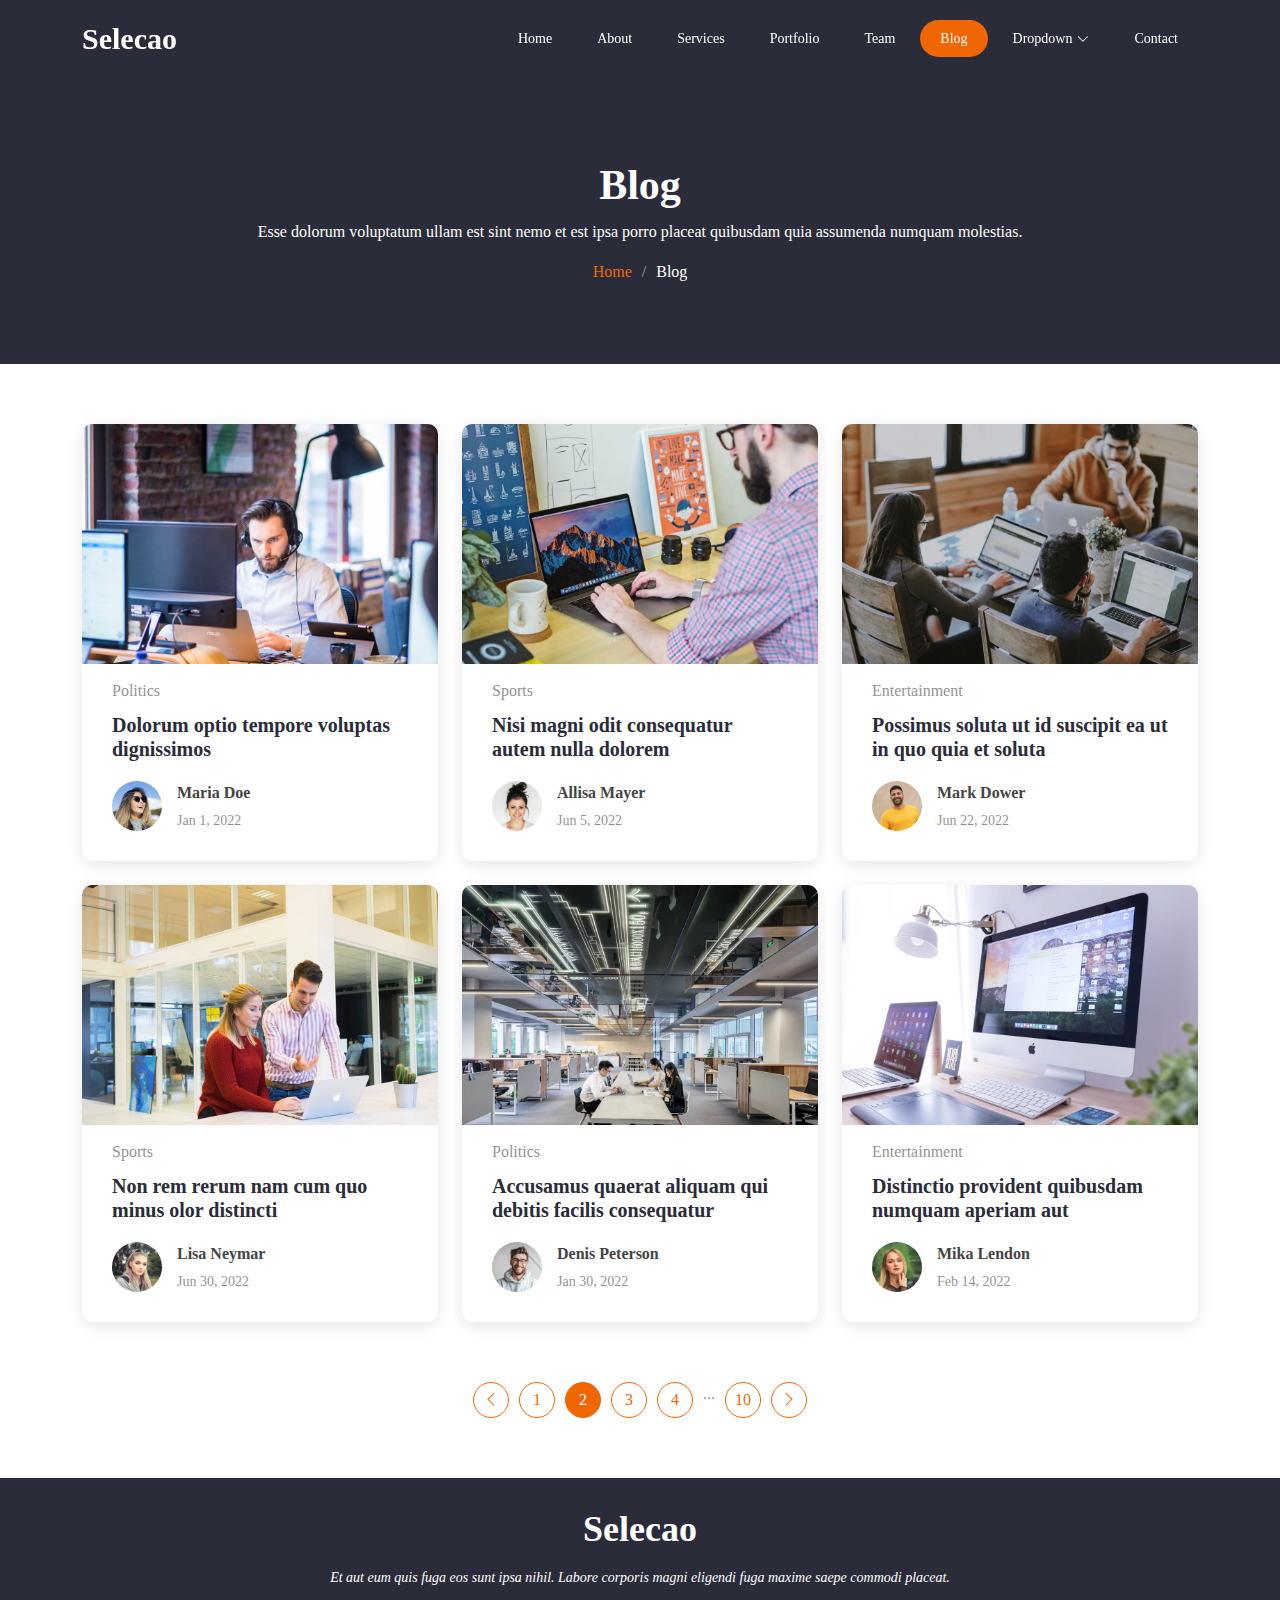
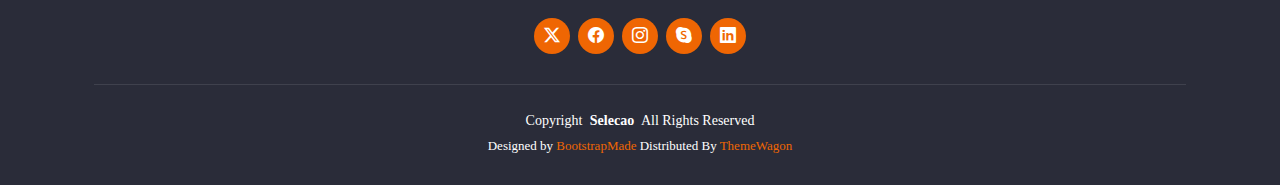
<file: blog.html>
<!DOCTYPE html>
<html lang="en">

<head>
  <meta charset="utf-8">
  <meta content="width=device-width, initial-scale=1.0" name="viewport">
  <title>Blog - Selecao Bootstrap Template</title>
  <meta name="description" content="">
  <meta name="keywords" content="">

  <!-- Favicons -->
  <link href="assets/img/favicon.png" rel="icon">
  <link href="assets/img/apple-touch-icon.png" rel="apple-touch-icon">

  <!-- Fonts -->
  <link href="https://fonts.googleapis.com" rel="preconnect">
  <link href="https://fonts.gstatic.com" rel="preconnect" crossorigin>
  <link href="https://fonts.googleapis.com/css2?family=Roboto:ital,wght@0,100;0,300;0,400;0,500;0,700;0,900;1,100;1,300;1,400;1,500;1,700;1,900&family=Poppins:ital,wght@0,100;0,200;0,300;0,400;0,500;0,600;0,700;0,800;0,900;1,100;1,200;1,300;1,400;1,500;1,600;1,700;1,800;1,900&family=Raleway:ital,wght@0,100;0,200;0,300;0,400;0,500;0,600;0,700;0,800;0,900;1,100;1,200;1,300;1,400;1,500;1,600;1,700;1,800;1,900&display=swap" rel="stylesheet">

  <!-- Vendor CSS Files -->
  <link href="assets/vendor/bootstrap/css/bootstrap.min.css" rel="stylesheet">
  <link href="assets/vendor/bootstrap-icons/bootstrap-icons.css" rel="stylesheet">
  <link href="assets/vendor/aos/aos.css" rel="stylesheet">
  <link href="assets/vendor/animate.css/animate.min.css" rel="stylesheet">
  <link href="assets/vendor/glightbox/css/glightbox.min.css" rel="stylesheet">
  <link href="assets/vendor/swiper/swiper-bundle.min.css" rel="stylesheet">

  <!-- Main CSS File -->
  <link href="assets/css/main.css" rel="stylesheet">

  <!-- =======================================================
  * Template Name: Selecao
  * Template URL: https://bootstrapmade.com/selecao-bootstrap-template/
  * Updated: Aug 07 2024 with Bootstrap v5.3.3
  * Author: BootstrapMade.com
  * License: https://bootstrapmade.com/license/
  ======================================================== -->
</head>

<body class="blog-page">

  <header id="header" class="header d-flex align-items-center fixed-top">
    <div class="container-fluid container-xl position-relative d-flex align-items-center justify-content-between">

      <a href="index.html" class="logo d-flex align-items-center">
        <!-- Uncomment the line below if you also wish to use an image logo -->
        <!-- <img src="assets/img/logo.png" alt=""> -->
        <h1 class="sitename">Selecao</h1>
      </a>

      <nav id="navmenu" class="navmenu">
        <ul>
          <li><a href="#hero">Home</a></li>
          <li><a href="#about">About</a></li>
          <li><a href="#services">Services</a></li>
          <li><a href="#portfolio">Portfolio</a></li>
          <li><a href="#team">Team</a></li>
          <li><a href="blog.html" class="active">Blog</a></li>
          <li class="dropdown"><a href="#"><span>Dropdown</span> <i class="bi bi-chevron-down toggle-dropdown"></i></a>
            <ul>
              <li><a href="#">Dropdown 1</a></li>
              <li class="dropdown"><a href="#"><span>Deep Dropdown</span> <i class="bi bi-chevron-down toggle-dropdown"></i></a>
                <ul>
                  <li><a href="#">Deep Dropdown 1</a></li>
                  <li><a href="#">Deep Dropdown 2</a></li>
                  <li><a href="#">Deep Dropdown 3</a></li>
                  <li><a href="#">Deep Dropdown 4</a></li>
                  <li><a href="#">Deep Dropdown 5</a></li>
                </ul>
              </li>
              <li><a href="#">Dropdown 2</a></li>
              <li><a href="#">Dropdown 3</a></li>
              <li><a href="#">Dropdown 4</a></li>
            </ul>
          </li>
          <li><a href="#contact">Contact</a></li>
        </ul>
        <i class="mobile-nav-toggle d-xl-none bi bi-list"></i>
      </nav>

    </div>
  </header>

  <main class="main">

    <!-- Page Title -->
    <div class="page-title dark-background">
      <div class="container position-relative">
        <h1>Blog</h1>
        <p>Esse dolorum voluptatum ullam est sint nemo et est ipsa porro placeat quibusdam quia assumenda numquam molestias.</p>
        <nav class="breadcrumbs">
          <ol>
            <li><a href="index.html">Home</a></li>
            <li class="current">Blog</li>
          </ol>
        </nav>
      </div>
    </div><!-- End Page Title -->

    <!-- Blog Posts Section -->
    <section id="blog-posts" class="blog-posts section">

      <div class="container">
        <div class="row gy-4">

          <div class="col-lg-4">
            <article>

              <div class="post-img">
                <img src="assets/img/blog/blog-1.jpg" alt="" class="img-fluid">
              </div>

              <p class="post-category">Politics</p>

              <h2 class="title">
                <a href="blog-details.html">Dolorum optio tempore voluptas dignissimos</a>
              </h2>

              <div class="d-flex align-items-center">
                <img src="assets/img/blog/blog-author.jpg" alt="" class="img-fluid post-author-img flex-shrink-0">
                <div class="post-meta">
                  <p class="post-author">Maria Doe</p>
                  <p class="post-date">
                    <time datetime="2022-01-01">Jan 1, 2022</time>
                  </p>
                </div>
              </div>

            </article>
          </div><!-- End post list item -->

          <div class="col-lg-4">
            <article>

              <div class="post-img">
                <img src="assets/img/blog/blog-2.jpg" alt="" class="img-fluid">
              </div>

              <p class="post-category">Sports</p>

              <h2 class="title">
                <a href="blog-details.html">Nisi magni odit consequatur autem nulla dolorem</a>
              </h2>

              <div class="d-flex align-items-center">
                <img src="assets/img/blog/blog-author-2.jpg" alt="" class="img-fluid post-author-img flex-shrink-0">
                <div class="post-meta">
                  <p class="post-author">Allisa Mayer</p>
                  <p class="post-date">
                    <time datetime="2022-01-01">Jun 5, 2022</time>
                  </p>
                </div>
              </div>

            </article>
          </div><!-- End post list item -->

          <div class="col-lg-4">
            <article>

              <div class="post-img">
                <img src="assets/img/blog/blog-3.jpg" alt="" class="img-fluid">
              </div>

              <p class="post-category">Entertainment</p>

              <h2 class="title">
                <a href="blog-details.html">Possimus soluta ut id suscipit ea ut in quo quia et soluta</a>
              </h2>

              <div class="d-flex align-items-center">
                <img src="assets/img/blog/blog-author-3.jpg" alt="" class="img-fluid post-author-img flex-shrink-0">
                <div class="post-meta">
                  <p class="post-author">Mark Dower</p>
                  <p class="post-date">
                    <time datetime="2022-01-01">Jun 22, 2022</time>
                  </p>
                </div>
              </div>

            </article>
          </div><!-- End post list item -->

          <div class="col-lg-4">
            <article>

              <div class="post-img">
                <img src="assets/img/blog/blog-4.jpg" alt="" class="img-fluid">
              </div>

              <p class="post-category">Sports</p>

              <h2 class="title">
                <a href="blog-details.html">Non rem rerum nam cum quo minus olor distincti</a>
              </h2>

              <div class="d-flex align-items-center">
                <img src="assets/img/blog/blog-author-4.jpg" alt="" class="img-fluid post-author-img flex-shrink-0">
                <div class="post-meta">
                  <p class="post-author">Lisa Neymar</p>
                  <p class="post-date">
                    <time datetime="2022-01-01">Jun 30, 2022</time>
                  </p>
                </div>
              </div>

            </article>
          </div><!-- End post list item -->

          <div class="col-lg-4">
            <article>

              <div class="post-img">
                <img src="assets/img/blog/blog-5.jpg" alt="" class="img-fluid">
              </div>

              <p class="post-category">Politics</p>

              <h2 class="title">
                <a href="blog-details.html">Accusamus quaerat aliquam qui debitis facilis consequatur</a>
              </h2>

              <div class="d-flex align-items-center">
                <img src="assets/img/blog/blog-author-5.jpg" alt="" class="img-fluid post-author-img flex-shrink-0">
                <div class="post-meta">
                  <p class="post-author">Denis Peterson</p>
                  <p class="post-date">
                    <time datetime="2022-01-01">Jan 30, 2022</time>
                  </p>
                </div>
              </div>

            </article>
          </div><!-- End post list item -->

          <div class="col-lg-4">
            <article>

              <div class="post-img">
                <img src="assets/img/blog/blog-6.jpg" alt="" class="img-fluid">
              </div>

              <p class="post-category">Entertainment</p>

              <h2 class="title">
                <a href="blog-details.html">Distinctio provident quibusdam numquam aperiam aut</a>
              </h2>

              <div class="d-flex align-items-center">
                <img src="assets/img/blog/blog-author-6.jpg" alt="" class="img-fluid post-author-img flex-shrink-0">
                <div class="post-meta">
                  <p class="post-author">Mika Lendon</p>
                  <p class="post-date">
                    <time datetime="2022-01-01">Feb 14, 2022</time>
                  </p>
                </div>
              </div>

            </article>
          </div><!-- End post list item -->

        </div>
      </div>

    </section><!-- /Blog Posts Section -->

    <!-- Blog Pagination Section -->
    <section id="blog-pagination" class="blog-pagination section">

      <div class="container">
        <div class="d-flex justify-content-center">
          <ul>
            <li><a href="#"><i class="bi bi-chevron-left"></i></a></li>
            <li><a href="#">1</a></li>
            <li><a href="#" class="active">2</a></li>
            <li><a href="#">3</a></li>
            <li><a href="#">4</a></li>
            <li>...</li>
            <li><a href="#">10</a></li>
            <li><a href="#"><i class="bi bi-chevron-right"></i></a></li>
          </ul>
        </div>
      </div>

    </section><!-- /Blog Pagination Section -->

  </main>

  <footer id="footer" class="footer dark-background">
    <div class="container">
      <h3 class="sitename">Selecao</h3>
      <p>Et aut eum quis fuga eos sunt ipsa nihil. Labore corporis magni eligendi fuga maxime saepe commodi placeat.</p>
      <div class="social-links d-flex justify-content-center">
        <a href=""><i class="bi bi-twitter-x"></i></a>
        <a href=""><i class="bi bi-facebook"></i></a>
        <a href=""><i class="bi bi-instagram"></i></a>
        <a href=""><i class="bi bi-skype"></i></a>
        <a href=""><i class="bi bi-linkedin"></i></a>
      </div>
      <div class="container">
        <div class="copyright">
          <span>Copyright</span> <strong class="px-1 sitename">Selecao</strong> <span>All Rights Reserved</span>
        </div>
        <div class="credits">
          <!-- All the links in the footer should remain intact. -->
          <!-- You can delete the links only if you've purchased the pro version. -->
          <!-- Licensing information: https://bootstrapmade.com/license/ -->
          <!-- Purchase the pro version with working PHP/AJAX contact form: [buy-url] -->
          Designed by <a href="https://bootstrapmade.com/">BootstrapMade</a> Distributed By <a href="https://themewagon.com">ThemeWagon</a>
        </div>
      </div>
    </div>
  </footer>

  <!-- Scroll Top -->
  <a href="#" id="scroll-top" class="scroll-top d-flex align-items-center justify-content-center"><i class="bi bi-arrow-up-short"></i></a>

  <!-- Preloader -->
  <div id="preloader"></div>

  <!-- Vendor JS Files -->
  <script src="assets/vendor/bootstrap/js/bootstrap.bundle.min.js"></script>
  <script src="assets/vendor/php-email-form/validate.js"></script>
  <script src="assets/vendor/aos/aos.js"></script>
  <script src="assets/vendor/glightbox/js/glightbox.min.js"></script>
  <script src="assets/vendor/imagesloaded/imagesloaded.pkgd.min.js"></script>
  <script src="assets/vendor/isotope-layout/isotope.pkgd.min.js"></script>
  <script src="assets/vendor/swiper/swiper-bundle.min.js"></script>

  <!-- Main JS File -->
  <script src="assets/js/main.js"></script>

</body>

</html>
</file>
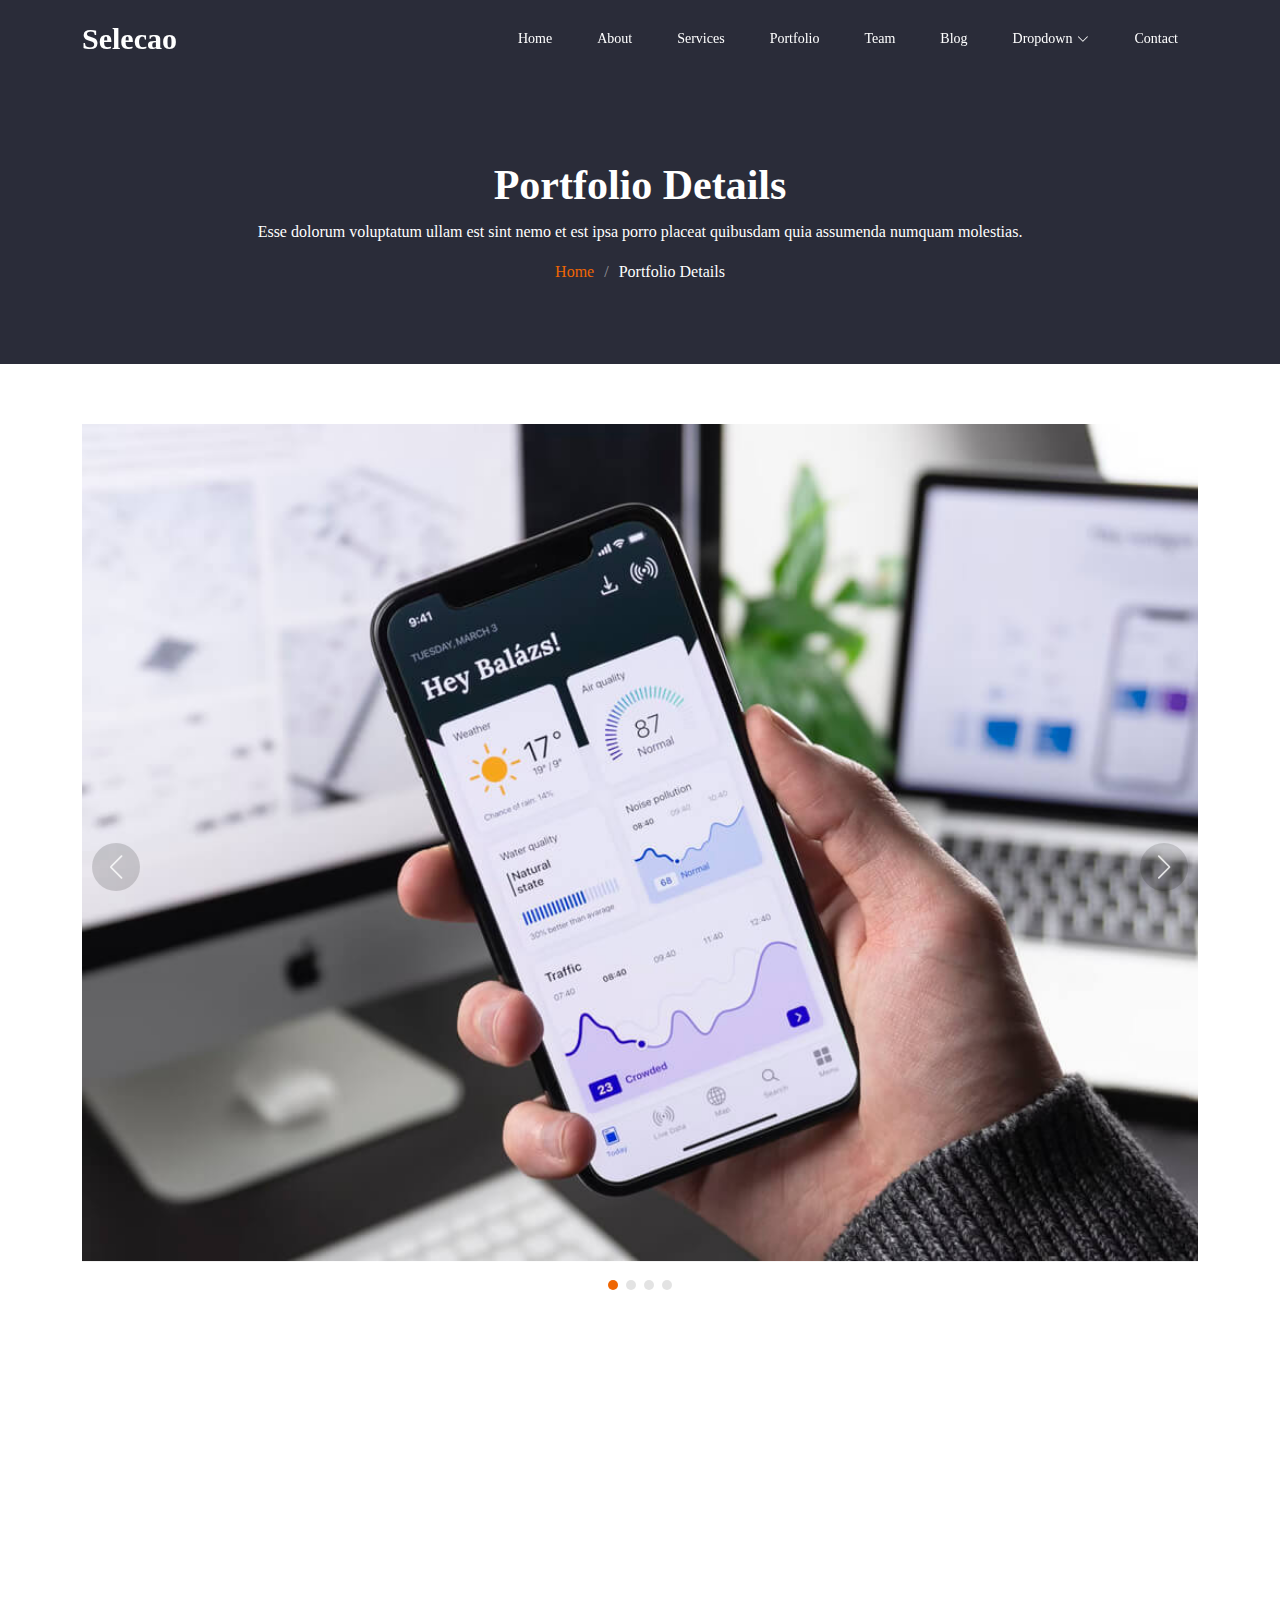
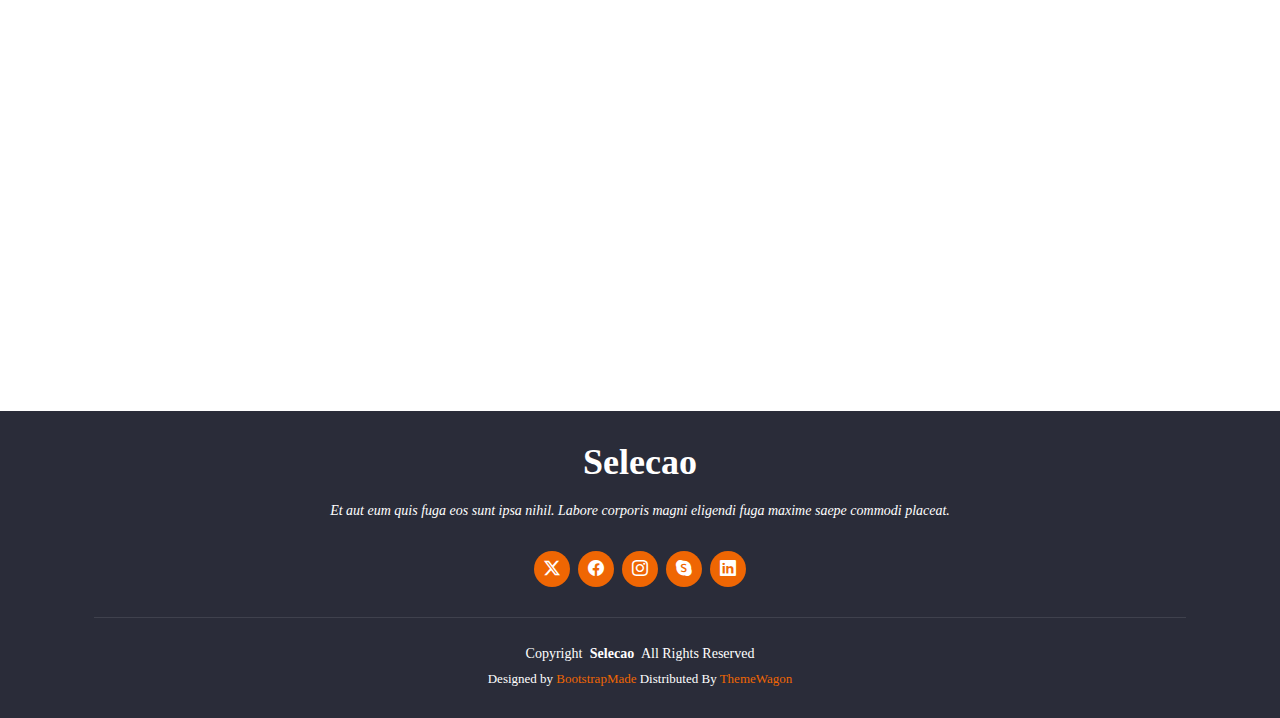
<file: portfolio-details.html>
<!DOCTYPE html>
<html lang="en">

<head>
  <meta charset="utf-8">
  <meta content="width=device-width, initial-scale=1.0" name="viewport">
  <title>Portfolio Details - Selecao Bootstrap Template</title>
  <meta name="description" content="">
  <meta name="keywords" content="">

  <!-- Favicons -->
  <link href="assets/img/favicon.png" rel="icon">
  <link href="assets/img/apple-touch-icon.png" rel="apple-touch-icon">

  <!-- Fonts -->
  <link href="https://fonts.googleapis.com" rel="preconnect">
  <link href="https://fonts.gstatic.com" rel="preconnect" crossorigin>
  <link href="https://fonts.googleapis.com/css2?family=Roboto:ital,wght@0,100;0,300;0,400;0,500;0,700;0,900;1,100;1,300;1,400;1,500;1,700;1,900&family=Poppins:ital,wght@0,100;0,200;0,300;0,400;0,500;0,600;0,700;0,800;0,900;1,100;1,200;1,300;1,400;1,500;1,600;1,700;1,800;1,900&family=Raleway:ital,wght@0,100;0,200;0,300;0,400;0,500;0,600;0,700;0,800;0,900;1,100;1,200;1,300;1,400;1,500;1,600;1,700;1,800;1,900&display=swap" rel="stylesheet">

  <!-- Vendor CSS Files -->
  <link href="assets/vendor/bootstrap/css/bootstrap.min.css" rel="stylesheet">
  <link href="assets/vendor/bootstrap-icons/bootstrap-icons.css" rel="stylesheet">
  <link href="assets/vendor/aos/aos.css" rel="stylesheet">
  <link href="assets/vendor/animate.css/animate.min.css" rel="stylesheet">
  <link href="assets/vendor/glightbox/css/glightbox.min.css" rel="stylesheet">
  <link href="assets/vendor/swiper/swiper-bundle.min.css" rel="stylesheet">

  <!-- Main CSS File -->
  <link href="assets/css/main.css" rel="stylesheet">

  <!-- =======================================================
  * Template Name: Selecao
  * Template URL: https://bootstrapmade.com/selecao-bootstrap-template/
  * Updated: Aug 07 2024 with Bootstrap v5.3.3
  * Author: BootstrapMade.com
  * License: https://bootstrapmade.com/license/
  ======================================================== -->
</head>

<body class="portfolio-details-page">

  <header id="header" class="header d-flex align-items-center fixed-top">
    <div class="container-fluid container-xl position-relative d-flex align-items-center justify-content-between">

      <a href="index.html" class="logo d-flex align-items-center">
        <!-- Uncomment the line below if you also wish to use an image logo -->
        <!-- <img src="assets/img/logo.png" alt=""> -->
        <h1 class="sitename">Selecao</h1>
      </a>

      <nav id="navmenu" class="navmenu">
        <ul>
          <li><a href="#hero">Home</a></li>
          <li><a href="#about">About</a></li>
          <li><a href="#services">Services</a></li>
          <li><a href="#portfolio">Portfolio</a></li>
          <li><a href="#team">Team</a></li>
          <li><a href="blog.html">Blog</a></li>
          <li class="dropdown"><a href="#"><span>Dropdown</span> <i class="bi bi-chevron-down toggle-dropdown"></i></a>
            <ul>
              <li><a href="#">Dropdown 1</a></li>
              <li class="dropdown"><a href="#"><span>Deep Dropdown</span> <i class="bi bi-chevron-down toggle-dropdown"></i></a>
                <ul>
                  <li><a href="#">Deep Dropdown 1</a></li>
                  <li><a href="#">Deep Dropdown 2</a></li>
                  <li><a href="#">Deep Dropdown 3</a></li>
                  <li><a href="#">Deep Dropdown 4</a></li>
                  <li><a href="#">Deep Dropdown 5</a></li>
                </ul>
              </li>
              <li><a href="#">Dropdown 2</a></li>
              <li><a href="#">Dropdown 3</a></li>
              <li><a href="#">Dropdown 4</a></li>
            </ul>
          </li>
          <li><a href="#contact">Contact</a></li>
        </ul>
        <i class="mobile-nav-toggle d-xl-none bi bi-list"></i>
      </nav>

    </div>
  </header>

  <main class="main">

    <!-- Page Title -->
    <div class="page-title dark-background">
      <div class="container position-relative">
        <h1>Portfolio Details</h1>
        <p>Esse dolorum voluptatum ullam est sint nemo et est ipsa porro placeat quibusdam quia assumenda numquam molestias.</p>
        <nav class="breadcrumbs">
          <ol>
            <li><a href="index.html">Home</a></li>
            <li class="current">Portfolio Details</li>
          </ol>
        </nav>
      </div>
    </div><!-- End Page Title -->

    <!-- Portfolio Details Section -->
    <section id="portfolio-details" class="portfolio-details section">

      <div class="container" data-aos="fade-up">

        <div class="portfolio-details-slider swiper init-swiper">
          <script type="application/json" class="swiper-config">
            {
              "loop": true,
              "speed": 600,
              "autoplay": {
                "delay": 5000
              },
              "slidesPerView": "auto",
              "navigation": {
                "nextEl": ".swiper-button-next",
                "prevEl": ".swiper-button-prev"
              },
              "pagination": {
                "el": ".swiper-pagination",
                "type": "bullets",
                "clickable": true
              }
            }
          </script>
          <div class="swiper-wrapper align-items-center">

            <div class="swiper-slide">
              <img src="assets/img/portfolio/app-1.jpg" alt="">
            </div>

            <div class="swiper-slide">
              <img src="assets/img/portfolio/product-1.jpg" alt="">
            </div>

            <div class="swiper-slide">
              <img src="assets/img/portfolio/branding-1.jpg" alt="">
            </div>

            <div class="swiper-slide">
              <img src="assets/img/portfolio/books-1.jpg" alt="">
            </div>

          </div>
          <div class="swiper-button-prev"></div>
          <div class="swiper-button-next"></div>
          <div class="swiper-pagination"></div>
        </div>

        <div class="row justify-content-between gy-4 mt-4">

          <div class="col-lg-8" data-aos="fade-up">
            <div class="portfolio-description">
              <h2>This is an example of portfolio details</h2>
              <p>
                Autem ipsum nam porro corporis rerum. Quis eos dolorem eos itaque inventore commodi labore quia quia. Exercitationem repudiandae officiis neque suscipit non officia eaque itaque enim. Voluptatem officia accusantium nesciunt est omnis tempora consectetur dignissimos. Sequi nulla at esse enim cum deserunt eius.
              </p>
              <p>
                Amet consequatur qui dolore veniam voluptatem voluptatem sit. Non aspernatur atque natus ut cum nam et. Praesentium error dolores rerum minus sequi quia veritatis eum. Eos et doloribus doloremque nesciunt molestiae laboriosam.
              </p>

              <div class="testimonial-item">
                <p>
                  <i class="bi bi-quote quote-icon-left"></i>
                  <span>Export tempor illum tamen malis malis eram quae irure esse labore quem cillum quid cillum eram malis quorum velit fore eram velit sunt aliqua noster fugiat irure amet legam anim culpa.</span>
                  <i class="bi bi-quote quote-icon-right"></i>
                </p>
                <div>
                  <img src="assets/img/testimonials/testimonials-2.jpg" class="testimonial-img" alt="">
                  <h3>Sara Wilsson</h3>
                  <h4>Designer</h4>
                </div>
              </div>

              <p>
                Impedit ipsum quae et aliquid doloribus et voluptatem quasi. Perspiciatis occaecati earum et magnam animi. Quibusdam non qui ea vitae suscipit vitae sunt. Repudiandae incidunt cumque minus deserunt assumenda tempore. Delectus voluptas necessitatibus est.
              </p>

              <p>
                Sunt voluptatum sapiente facilis quo odio aut ipsum repellat debitis. Molestiae et autem libero. Explicabo et quod necessitatibus similique quis dolor eum. Numquam eaque praesentium rem et qui nesciunt.
              </p>

            </div>
          </div>

          <div class="col-lg-3" data-aos="fade-up" data-aos-delay="100">
            <div class="portfolio-info">
              <h3>Project information</h3>
              <ul>
                <li><strong>Category</strong> Web design</li>
                <li><strong>Client</strong> ASU Company</li>
                <li><strong>Project date</strong> 01 March, 2020</li>
                <li><strong>Project URL</strong> <a href="#">www.example.com</a></li>
                <li><a href="#" class="btn-visit align-self-start">Visit Website</a></li>
              </ul>
            </div>
          </div>

        </div>

      </div>

    </section><!-- /Portfolio Details Section -->

  </main>

  <footer id="footer" class="footer dark-background">
    <div class="container">
      <h3 class="sitename">Selecao</h3>
      <p>Et aut eum quis fuga eos sunt ipsa nihil. Labore corporis magni eligendi fuga maxime saepe commodi placeat.</p>
      <div class="social-links d-flex justify-content-center">
        <a href=""><i class="bi bi-twitter-x"></i></a>
        <a href=""><i class="bi bi-facebook"></i></a>
        <a href=""><i class="bi bi-instagram"></i></a>
        <a href=""><i class="bi bi-skype"></i></a>
        <a href=""><i class="bi bi-linkedin"></i></a>
      </div>
      <div class="container">
        <div class="copyright">
          <span>Copyright</span> <strong class="px-1 sitename">Selecao</strong> <span>All Rights Reserved</span>
        </div>
        <div class="credits">
          <!-- All the links in the footer should remain intact. -->
          <!-- You can delete the links only if you've purchased the pro version. -->
          <!-- Licensing information: https://bootstrapmade.com/license/ -->
          <!-- Purchase the pro version with working PHP/AJAX contact form: [buy-url] -->
          Designed by <a href="https://bootstrapmade.com/">BootstrapMade</a>  Distributed By <a href="https://themewagon.com">ThemeWagon</a>
        </div>
      </div>
    </div>
  </footer>

  <!-- Scroll Top -->
  <a href="#" id="scroll-top" class="scroll-top d-flex align-items-center justify-content-center"><i class="bi bi-arrow-up-short"></i></a>

  <!-- Preloader -->
  <div id="preloader"></div>

  <!-- Vendor JS Files -->
  <script src="assets/vendor/bootstrap/js/bootstrap.bundle.min.js"></script>
  <script src="assets/vendor/php-email-form/validate.js"></script>
  <script src="assets/vendor/aos/aos.js"></script>
  <script src="assets/vendor/glightbox/js/glightbox.min.js"></script>
  <script src="assets/vendor/imagesloaded/imagesloaded.pkgd.min.js"></script>
  <script src="assets/vendor/isotope-layout/isotope.pkgd.min.js"></script>
  <script src="assets/vendor/swiper/swiper-bundle.min.js"></script>

  <!-- Main JS File -->
  <script src="assets/js/main.js"></script>

</body>

</html>
</file>
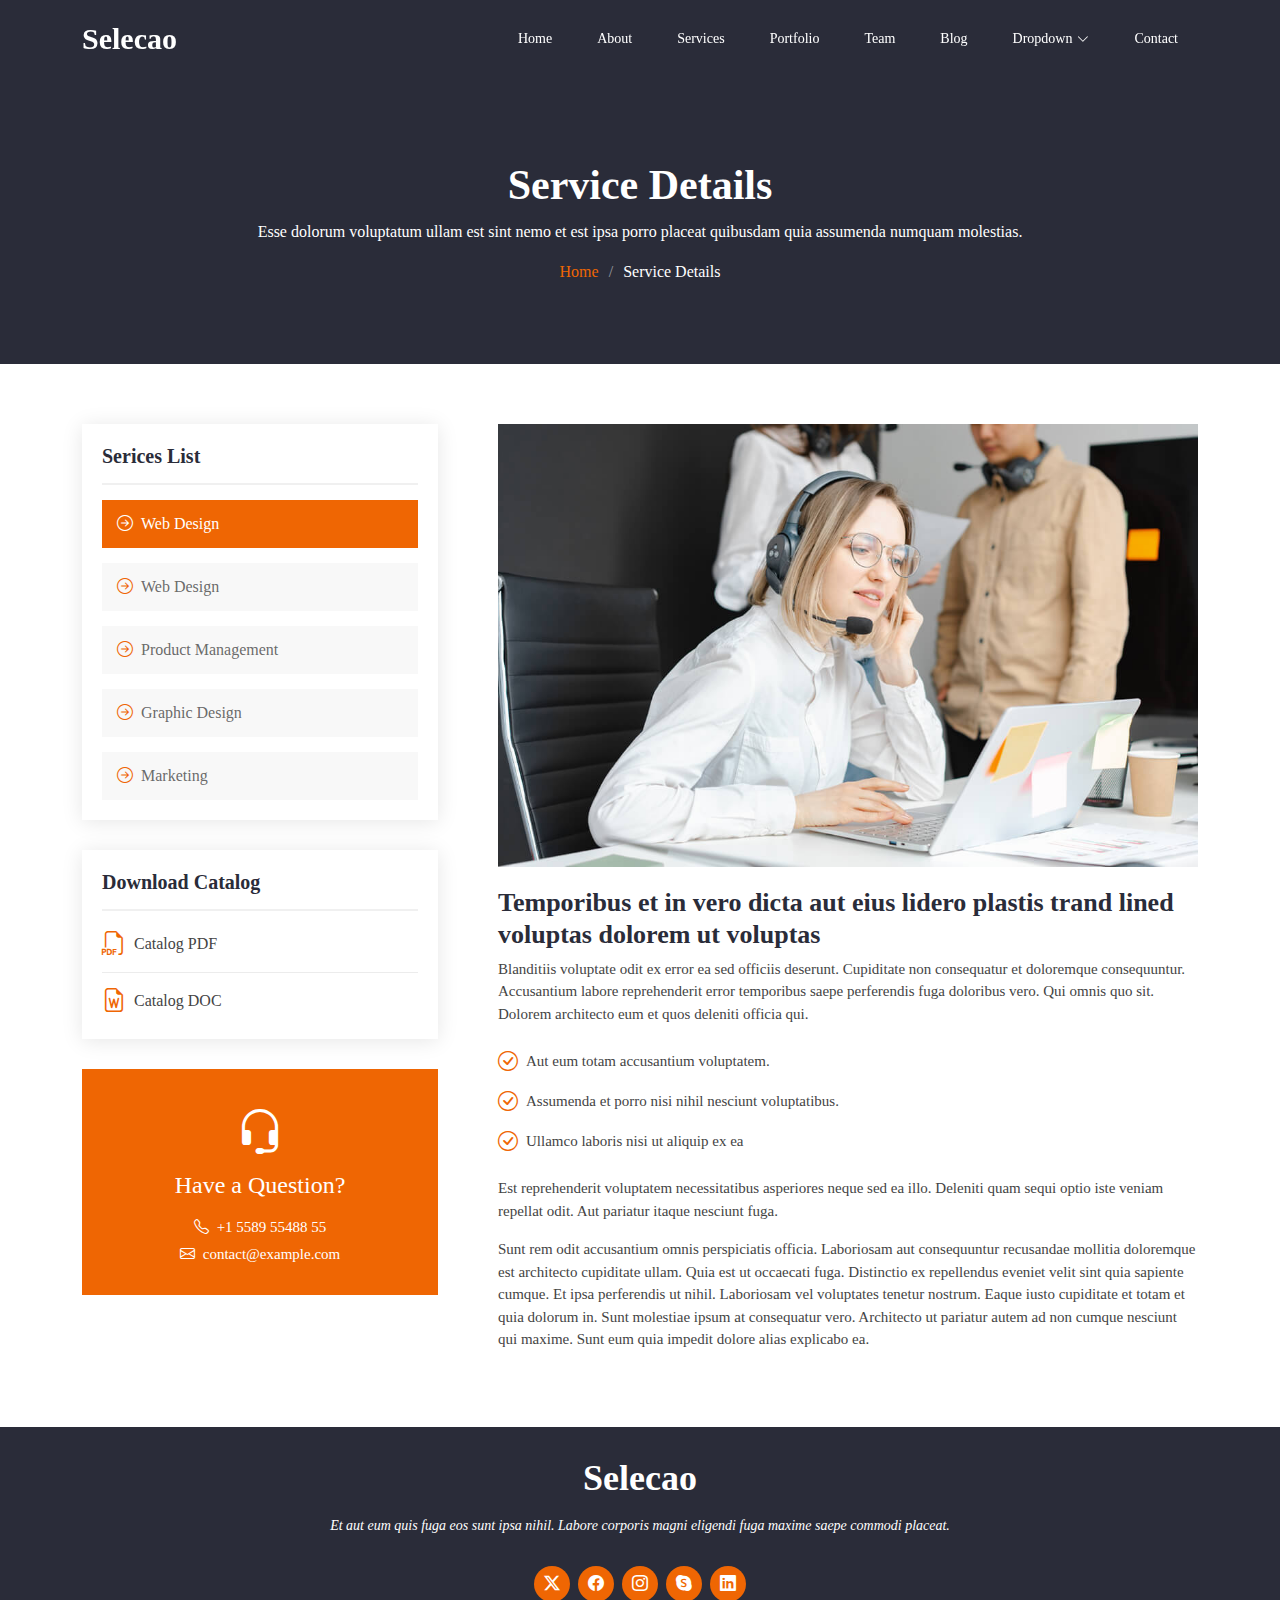
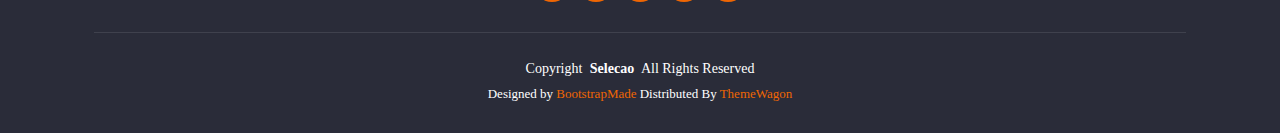
<file: service-details.html>
<!DOCTYPE html>
<html lang="en">

<head>
  <meta charset="utf-8">
  <meta content="width=device-width, initial-scale=1.0" name="viewport">
  <title>Service Details - Selecao Bootstrap Template</title>
  <meta name="description" content="">
  <meta name="keywords" content="">

  <!-- Favicons -->
  <link href="assets/img/favicon.png" rel="icon">
  <link href="assets/img/apple-touch-icon.png" rel="apple-touch-icon">

  <!-- Fonts -->
  <link href="https://fonts.googleapis.com" rel="preconnect">
  <link href="https://fonts.gstatic.com" rel="preconnect" crossorigin>
  <link href="https://fonts.googleapis.com/css2?family=Roboto:ital,wght@0,100;0,300;0,400;0,500;0,700;0,900;1,100;1,300;1,400;1,500;1,700;1,900&family=Poppins:ital,wght@0,100;0,200;0,300;0,400;0,500;0,600;0,700;0,800;0,900;1,100;1,200;1,300;1,400;1,500;1,600;1,700;1,800;1,900&family=Raleway:ital,wght@0,100;0,200;0,300;0,400;0,500;0,600;0,700;0,800;0,900;1,100;1,200;1,300;1,400;1,500;1,600;1,700;1,800;1,900&display=swap" rel="stylesheet">

  <!-- Vendor CSS Files -->
  <link href="assets/vendor/bootstrap/css/bootstrap.min.css" rel="stylesheet">
  <link href="assets/vendor/bootstrap-icons/bootstrap-icons.css" rel="stylesheet">
  <link href="assets/vendor/aos/aos.css" rel="stylesheet">
  <link href="assets/vendor/animate.css/animate.min.css" rel="stylesheet">
  <link href="assets/vendor/glightbox/css/glightbox.min.css" rel="stylesheet">
  <link href="assets/vendor/swiper/swiper-bundle.min.css" rel="stylesheet">

  <!-- Main CSS File -->
  <link href="assets/css/main.css" rel="stylesheet">

  <!-- =======================================================
  * Template Name: Selecao
  * Template URL: https://bootstrapmade.com/selecao-bootstrap-template/
  * Updated: Aug 07 2024 with Bootstrap v5.3.3
  * Author: BootstrapMade.com
  * License: https://bootstrapmade.com/license/
  ======================================================== -->
</head>

<body class="service-details-page">

  <header id="header" class="header d-flex align-items-center fixed-top">
    <div class="container-fluid container-xl position-relative d-flex align-items-center justify-content-between">

      <a href="index.html" class="logo d-flex align-items-center">
        <!-- Uncomment the line below if you also wish to use an image logo -->
        <!-- <img src="assets/img/logo.png" alt=""> -->
        <h1 class="sitename">Selecao</h1>
      </a>

      <nav id="navmenu" class="navmenu">
        <ul>
          <li><a href="#hero">Home</a></li>
          <li><a href="#about">About</a></li>
          <li><a href="#services">Services</a></li>
          <li><a href="#portfolio">Portfolio</a></li>
          <li><a href="#team">Team</a></li>
          <li><a href="blog.html">Blog</a></li>
          <li class="dropdown"><a href="#"><span>Dropdown</span> <i class="bi bi-chevron-down toggle-dropdown"></i></a>
            <ul>
              <li><a href="#">Dropdown 1</a></li>
              <li class="dropdown"><a href="#"><span>Deep Dropdown</span> <i class="bi bi-chevron-down toggle-dropdown"></i></a>
                <ul>
                  <li><a href="#">Deep Dropdown 1</a></li>
                  <li><a href="#">Deep Dropdown 2</a></li>
                  <li><a href="#">Deep Dropdown 3</a></li>
                  <li><a href="#">Deep Dropdown 4</a></li>
                  <li><a href="#">Deep Dropdown 5</a></li>
                </ul>
              </li>
              <li><a href="#">Dropdown 2</a></li>
              <li><a href="#">Dropdown 3</a></li>
              <li><a href="#">Dropdown 4</a></li>
            </ul>
          </li>
          <li><a href="#contact">Contact</a></li>
        </ul>
        <i class="mobile-nav-toggle d-xl-none bi bi-list"></i>
      </nav>

    </div>
  </header>

  <main class="main">

    <!-- Page Title -->
    <div class="page-title dark-background">
      <div class="container position-relative">
        <h1>Service Details</h1>
        <p>Esse dolorum voluptatum ullam est sint nemo et est ipsa porro placeat quibusdam quia assumenda numquam molestias.</p>
        <nav class="breadcrumbs">
          <ol>
            <li><a href="index.html">Home</a></li>
            <li class="current">Service Details</li>
          </ol>
        </nav>
      </div>
    </div><!-- End Page Title -->

    <!-- Service Details Section -->
    <section id="service-details" class="service-details section">

      <div class="container">

        <div class="row gy-5">

          <div class="col-lg-4" data-aos="fade-up" data-aos-delay="100">

            <div class="service-box">
              <h4>Serices List</h4>
              <div class="services-list">
                <a href="#" class="active"><i class="bi bi-arrow-right-circle"></i><span>Web Design</span></a>
                <a href="#"><i class="bi bi-arrow-right-circle"></i><span>Web Design</span></a>
                <a href="#"><i class="bi bi-arrow-right-circle"></i><span>Product Management</span></a>
                <a href="#"><i class="bi bi-arrow-right-circle"></i><span>Graphic Design</span></a>
                <a href="#"><i class="bi bi-arrow-right-circle"></i><span>Marketing</span></a>
              </div>
            </div><!-- End Services List -->

            <div class="service-box">
              <h4>Download Catalog</h4>
              <div class="download-catalog">
                <a href="#"><i class="bi bi-filetype-pdf"></i><span>Catalog PDF</span></a>
                <a href="#"><i class="bi bi-file-earmark-word"></i><span>Catalog DOC</span></a>
              </div>
            </div><!-- End Services List -->

            <div class="help-box d-flex flex-column justify-content-center align-items-center">
              <i class="bi bi-headset help-icon"></i>
              <h4>Have a Question?</h4>
              <p class="d-flex align-items-center mt-2 mb-0"><i class="bi bi-telephone me-2"></i> <span>+1 5589 55488 55</span></p>
              <p class="d-flex align-items-center mt-1 mb-0"><i class="bi bi-envelope me-2"></i> <a href="mailto:contact@example.com">contact@example.com</a></p>
            </div>

          </div>

          <div class="col-lg-8 ps-lg-5" data-aos="fade-up" data-aos-delay="200">
            <img src="assets/img/services.jpg" alt="" class="img-fluid services-img">
            <h3>Temporibus et in vero dicta aut eius lidero plastis trand lined voluptas dolorem ut voluptas</h3>
            <p>
              Blanditiis voluptate odit ex error ea sed officiis deserunt. Cupiditate non consequatur et doloremque consequuntur. Accusantium labore reprehenderit error temporibus saepe perferendis fuga doloribus vero. Qui omnis quo sit. Dolorem architecto eum et quos deleniti officia qui.
            </p>
            <ul>
              <li><i class="bi bi-check-circle"></i> <span>Aut eum totam accusantium voluptatem.</span></li>
              <li><i class="bi bi-check-circle"></i> <span>Assumenda et porro nisi nihil nesciunt voluptatibus.</span></li>
              <li><i class="bi bi-check-circle"></i> <span>Ullamco laboris nisi ut aliquip ex ea</span></li>
            </ul>
            <p>
              Est reprehenderit voluptatem necessitatibus asperiores neque sed ea illo. Deleniti quam sequi optio iste veniam repellat odit. Aut pariatur itaque nesciunt fuga.
            </p>
            <p>
              Sunt rem odit accusantium omnis perspiciatis officia. Laboriosam aut consequuntur recusandae mollitia doloremque est architecto cupiditate ullam. Quia est ut occaecati fuga. Distinctio ex repellendus eveniet velit sint quia sapiente cumque. Et ipsa perferendis ut nihil. Laboriosam vel voluptates tenetur nostrum. Eaque iusto cupiditate et totam et quia dolorum in. Sunt molestiae ipsum at consequatur vero. Architecto ut pariatur autem ad non cumque nesciunt qui maxime. Sunt eum quia impedit dolore alias explicabo ea.
            </p>
          </div>

        </div>

      </div>

    </section><!-- /Service Details Section -->

  </main>

  <footer id="footer" class="footer dark-background">
    <div class="container">
      <h3 class="sitename">Selecao</h3>
      <p>Et aut eum quis fuga eos sunt ipsa nihil. Labore corporis magni eligendi fuga maxime saepe commodi placeat.</p>
      <div class="social-links d-flex justify-content-center">
        <a href=""><i class="bi bi-twitter-x"></i></a>
        <a href=""><i class="bi bi-facebook"></i></a>
        <a href=""><i class="bi bi-instagram"></i></a>
        <a href=""><i class="bi bi-skype"></i></a>
        <a href=""><i class="bi bi-linkedin"></i></a>
      </div>
      <div class="container">
        <div class="copyright">
          <span>Copyright</span> <strong class="px-1 sitename">Selecao</strong> <span>All Rights Reserved</span>
        </div>
        <div class="credits">
          <!-- All the links in the footer should remain intact. -->
          <!-- You can delete the links only if you've purchased the pro version. -->
          <!-- Licensing information: https://bootstrapmade.com/license/ -->
          <!-- Purchase the pro version with working PHP/AJAX contact form: [buy-url] -->
          Designed by <a href="https://bootstrapmade.com/">BootstrapMade</a> Distributed By <a href="https://themewagon.com">ThemeWagon</a>
        </div>
      </div>
    </div>
  </footer>

  <!-- Scroll Top -->
  <a href="#" id="scroll-top" class="scroll-top d-flex align-items-center justify-content-center"><i class="bi bi-arrow-up-short"></i></a>

  <!-- Preloader -->
  <div id="preloader"></div>

  <!-- Vendor JS Files -->
  <script src="assets/vendor/bootstrap/js/bootstrap.bundle.min.js"></script>
  <script src="assets/vendor/php-email-form/validate.js"></script>
  <script src="assets/vendor/aos/aos.js"></script>
  <script src="assets/vendor/glightbox/js/glightbox.min.js"></script>
  <script src="assets/vendor/imagesloaded/imagesloaded.pkgd.min.js"></script>
  <script src="assets/vendor/isotope-layout/isotope.pkgd.min.js"></script>
  <script src="assets/vendor/swiper/swiper-bundle.min.js"></script>

  <!-- Main JS File -->
  <script src="assets/js/main.js"></script>

</body>

</html>
</file>
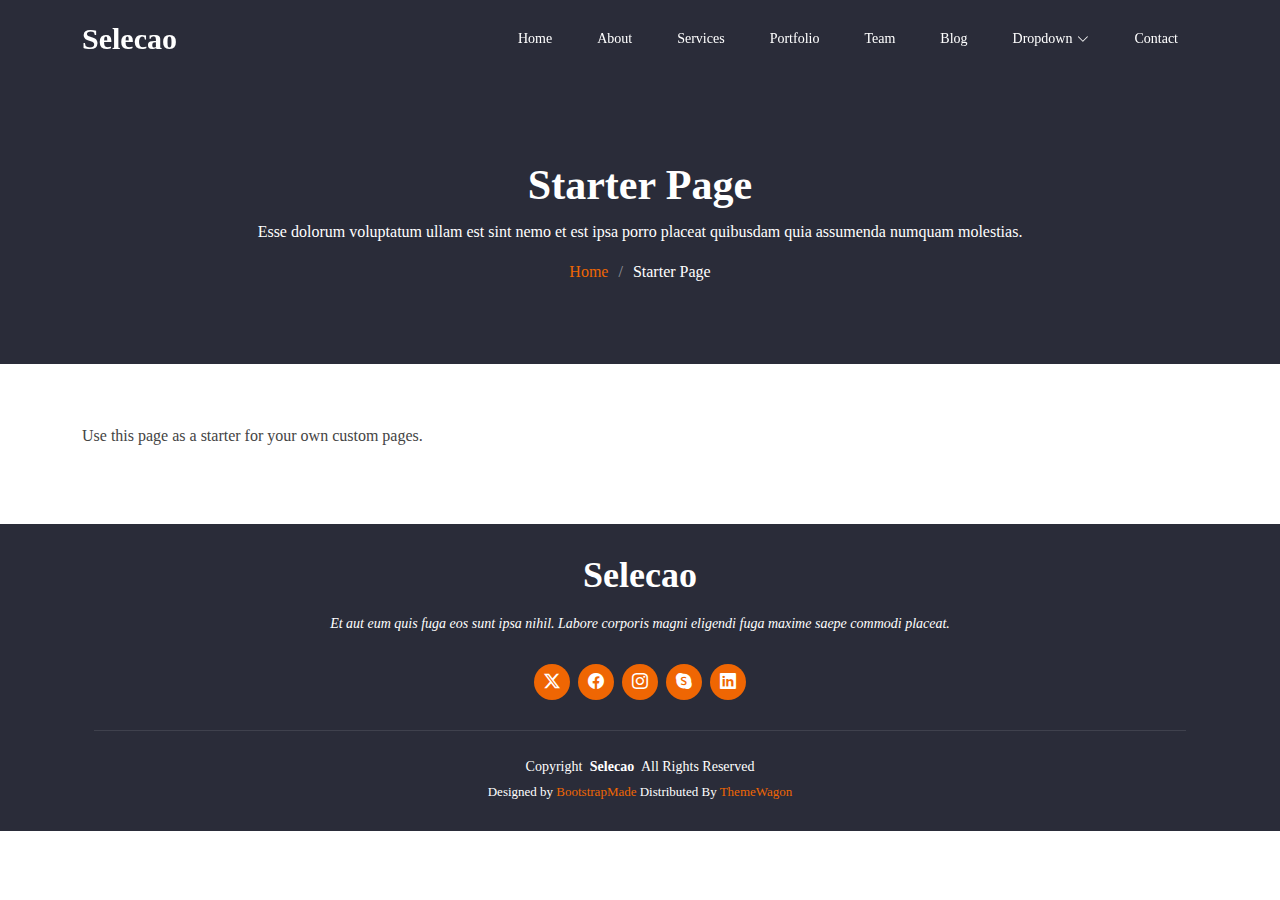
<file: starter-page.html>
<!DOCTYPE html>
<html lang="en">

<head>
  <meta charset="utf-8">
  <meta content="width=device-width, initial-scale=1.0" name="viewport">
  <title>Starter Page - Selecao Bootstrap Template</title>
  <meta name="description" content="">
  <meta name="keywords" content="">

  <!-- Favicons -->
  <link href="assets/img/favicon.png" rel="icon">
  <link href="assets/img/apple-touch-icon.png" rel="apple-touch-icon">

  <!-- Fonts -->
  <link href="https://fonts.googleapis.com" rel="preconnect">
  <link href="https://fonts.gstatic.com" rel="preconnect" crossorigin>
  <link href="https://fonts.googleapis.com/css2?family=Roboto:ital,wght@0,100;0,300;0,400;0,500;0,700;0,900;1,100;1,300;1,400;1,500;1,700;1,900&family=Poppins:ital,wght@0,100;0,200;0,300;0,400;0,500;0,600;0,700;0,800;0,900;1,100;1,200;1,300;1,400;1,500;1,600;1,700;1,800;1,900&family=Raleway:ital,wght@0,100;0,200;0,300;0,400;0,500;0,600;0,700;0,800;0,900;1,100;1,200;1,300;1,400;1,500;1,600;1,700;1,800;1,900&display=swap" rel="stylesheet">

  <!-- Vendor CSS Files -->
  <link href="assets/vendor/bootstrap/css/bootstrap.min.css" rel="stylesheet">
  <link href="assets/vendor/bootstrap-icons/bootstrap-icons.css" rel="stylesheet">
  <link href="assets/vendor/aos/aos.css" rel="stylesheet">
  <link href="assets/vendor/animate.css/animate.min.css" rel="stylesheet">
  <link href="assets/vendor/glightbox/css/glightbox.min.css" rel="stylesheet">
  <link href="assets/vendor/swiper/swiper-bundle.min.css" rel="stylesheet">

  <!-- Main CSS File -->
  <link href="assets/css/main.css" rel="stylesheet">

  <!-- =======================================================
  * Template Name: Selecao
  * Template URL: https://bootstrapmade.com/selecao-bootstrap-template/
  * Updated: Aug 07 2024 with Bootstrap v5.3.3
  * Author: BootstrapMade.com
  * License: https://bootstrapmade.com/license/
  ======================================================== -->
</head>

<body class="starter-page-page">

  <header id="header" class="header d-flex align-items-center fixed-top">
    <div class="container-fluid container-xl position-relative d-flex align-items-center justify-content-between">

      <a href="index.html" class="logo d-flex align-items-center">
        <!-- Uncomment the line below if you also wish to use an image logo -->
        <!-- <img src="assets/img/logo.png" alt=""> -->
        <h1 class="sitename">Selecao</h1>
      </a>

      <nav id="navmenu" class="navmenu">
        <ul>
          <li><a href="#hero">Home</a></li>
          <li><a href="#about">About</a></li>
          <li><a href="#services">Services</a></li>
          <li><a href="#portfolio">Portfolio</a></li>
          <li><a href="#team">Team</a></li>
          <li><a href="blog.html">Blog</a></li>
          <li class="dropdown"><a href="#"><span>Dropdown</span> <i class="bi bi-chevron-down toggle-dropdown"></i></a>
            <ul>
              <li><a href="#">Dropdown 1</a></li>
              <li class="dropdown"><a href="#"><span>Deep Dropdown</span> <i class="bi bi-chevron-down toggle-dropdown"></i></a>
                <ul>
                  <li><a href="#">Deep Dropdown 1</a></li>
                  <li><a href="#">Deep Dropdown 2</a></li>
                  <li><a href="#">Deep Dropdown 3</a></li>
                  <li><a href="#">Deep Dropdown 4</a></li>
                  <li><a href="#">Deep Dropdown 5</a></li>
                </ul>
              </li>
              <li><a href="#">Dropdown 2</a></li>
              <li><a href="#">Dropdown 3</a></li>
              <li><a href="#">Dropdown 4</a></li>
            </ul>
          </li>
          <li><a href="#contact">Contact</a></li>
        </ul>
        <i class="mobile-nav-toggle d-xl-none bi bi-list"></i>
      </nav>

    </div>
  </header>

  <main class="main">

    <!-- Page Title -->
    <div class="page-title dark-background">
      <div class="container position-relative">
        <h1>Starter Page</h1>
        <p>Esse dolorum voluptatum ullam est sint nemo et est ipsa porro placeat quibusdam quia assumenda numquam molestias.</p>
        <nav class="breadcrumbs">
          <ol>
            <li><a href="index.html">Home</a></li>
            <li class="current">Starter Page</li>
          </ol>
        </nav>
      </div>
    </div><!-- End Page Title -->

    <!-- Starter Section Section -->
    <section id="starter-section" class="starter-section section">

      <div class="container" data-aos="fade-up">
        <p>Use this page as a starter for your own custom pages.</p>
      </div>

    </section><!-- /Starter Section Section -->

  </main>

  <footer id="footer" class="footer dark-background">
    <div class="container">
      <h3 class="sitename">Selecao</h3>
      <p>Et aut eum quis fuga eos sunt ipsa nihil. Labore corporis magni eligendi fuga maxime saepe commodi placeat.</p>
      <div class="social-links d-flex justify-content-center">
        <a href=""><i class="bi bi-twitter-x"></i></a>
        <a href=""><i class="bi bi-facebook"></i></a>
        <a href=""><i class="bi bi-instagram"></i></a>
        <a href=""><i class="bi bi-skype"></i></a>
        <a href=""><i class="bi bi-linkedin"></i></a>
      </div>
      <div class="container">
        <div class="copyright">
          <span>Copyright</span> <strong class="px-1 sitename">Selecao</strong> <span>All Rights Reserved</span>
        </div>
        <div class="credits">
          <!-- All the links in the footer should remain intact. -->
          <!-- You can delete the links only if you've purchased the pro version. -->
          <!-- Licensing information: https://bootstrapmade.com/license/ -->
          <!-- Purchase the pro version with working PHP/AJAX contact form: [buy-url] -->
          Designed by <a href="https://bootstrapmade.com/">BootstrapMade</a> Distributed By <a href="https://themewagon.com">ThemeWagon</a>
        </div>
      </div>
    </div>
  </footer>

  <!-- Scroll Top -->
  <a href="#" id="scroll-top" class="scroll-top d-flex align-items-center justify-content-center"><i class="bi bi-arrow-up-short"></i></a>

  <!-- Preloader -->
  <div id="preloader"></div>

  <!-- Vendor JS Files -->
  <script src="assets/vendor/bootstrap/js/bootstrap.bundle.min.js"></script>
  <script src="assets/vendor/php-email-form/validate.js"></script>
  <script src="assets/vendor/aos/aos.js"></script>
  <script src="assets/vendor/glightbox/js/glightbox.min.js"></script>
  <script src="assets/vendor/imagesloaded/imagesloaded.pkgd.min.js"></script>
  <script src="assets/vendor/isotope-layout/isotope.pkgd.min.js"></script>
  <script src="assets/vendor/swiper/swiper-bundle.min.js"></script>

  <!-- Main JS File -->
  <script src="assets/js/main.js"></script>

</body>

</html>
</file>
<file: assets/css/main.css>
/**
* Template Name: Selecao
* Template URL: https://bootstrapmade.com/selecao-bootstrap-template/
* Updated: Aug 07 2024 with Bootstrap v5.3.3
* Author: BootstrapMade.com
* License: https://bootstrapmade.com/license/
*/

/*--------------------------------------------------------------
# Font & Color Variables
# Help: https://bootstrapmade.com/color-system/
--------------------------------------------------------------*/
/* Fonts */
:root {
  --default-font: "Roboto",  system-ui, -apple-system, "Segoe UI", Roboto, "Helvetica Neue", Arial, "Noto Sans", "Liberation Sans", sans-serif, "Apple Color Emoji", "Segoe UI Emoji", "Segoe UI Symbol", "Noto Color Emoji";
  --heading-font: "Raleway",  sans-serif;
  --nav-font: "Poppins",  sans-serif;
}

/* Global Colors - The following color variables are used throughout the website. Updating them here will change the color scheme of the entire website */
:root { 
  --background-color: #ffffff; /* Background color for the entire website, including individual sections */
  --default-color: #444444; /* Default color used for the majority of the text content across the entire website */
  --heading-color: #2a2c39; /* Color for headings, subheadings and title throughout the website */
  --accent-color: #ef6603; /* Accent color that represents your brand on the website. It's used for buttons, links, and other elements that need to stand out */
  --surface-color: #ffffff; /* The surface color is used as a background of boxed elements within sections, such as cards, icon boxes, or other elements that require a visual separation from the global background. */
  --contrast-color: #ffffff; /* Contrast color for text, ensuring readability against backgrounds of accent, heading, or default colors. */
}

/* Nav Menu Colors - The following color variables are used specifically for the navigation menu. They are separate from the global colors to allow for more customization options */
:root {
  --nav-color: #ffffff;  /* The default color of the main navmenu links */
  --nav-hover-color: #ef6603; /* Applied to main navmenu links when they are hovered over or active */
  --nav-mobile-background-color: #ffffff; /* Used as the background color for mobile navigation menu */
  --nav-dropdown-background-color: #ffffff; /* Used as the background color for dropdown items that appear when hovering over primary navigation items */
  --nav-dropdown-color: #060606; /* Used for navigation links of the dropdown items in the navigation menu. */
  --nav-dropdown-hover-color: #ef6603; /* Similar to --nav-hover-color, this color is applied to dropdown navigation links when they are hovered over. */
}

/* Color Presets - These classes override global colors when applied to any section or element, providing reuse of the sam color scheme. */
.light-background {
  --background-color: #f9f9f9;
  --surface-color: #ffffff;
}

.dark-background {
  --background-color: #2a2c39;
  --default-color: #ffffff;
  --heading-color: #ffffff;
  --surface-color: #404356;
  --contrast-color: #ffffff;
}

/* Smooth scroll */
:root {
  scroll-behavior: smooth;
}

/*--------------------------------------------------------------
# General Styling & Shared Classes
--------------------------------------------------------------*/
body{
  color: var(--default-color);
  background-color: var(--background-color);

}
body,p,h1,h2,h3,h4 {
  font-family: "Noto Kufi Arabic" !important;
}
a {
  color: var(--accent-color);
  text-decoration: none;
  transition: 0.3s;
}

a:hover {
  color: color-mix(in srgb, var(--accent-color), transparent 25%);
  text-decoration: none;
}

h1,
h2,
h3,
h4,
h5,
h6 {
  color: var(--heading-color);
  font-family: var(--heading-font);
}

/* PHP Email Form Messages
------------------------------*/
.php-email-form .error-message {
  display: none;
  background: #df1529;
  color: #ffffff;
  text-align: left;
  padding: 15px;
  margin-bottom: 24px;
  font-weight: 600;
}

.php-email-form .sent-message {
  display: none;
  color: #ffffff;
  background: #059652;
  text-align: center;
  padding: 15px;
  margin-bottom: 24px;
  font-weight: 600;
}

.php-email-form .loading {
  display: none;
  background: var(--surface-color);
  text-align: center;
  padding: 15px;
  margin-bottom: 24px;
}

.php-email-form .loading:before {
  content: "";
  display: inline-block;
  border-radius: 50%;
  width: 24px;
  height: 24px;
  margin: 0 10px -6px 0;
  border: 3px solid var(--accent-color);
  border-top-color: var(--surface-color);
  animation: php-email-form-loading 1s linear infinite;
}

@keyframes php-email-form-loading {
  0% {
    transform: rotate(0deg);
  }

  100% {
    transform: rotate(360deg);
  }
}

/*--------------------------------------------------------------
# Global Header
--------------------------------------------------------------*/
.header {
  --background-color: rgba(255, 255, 255, 0);
  --heading-color: #ffffff;
  color: var(--default-color);
  background-color: var(--background-color);
  padding: 20px 0;
  transition: all 0.5s;
  z-index: 997;
}

.header .logo {
  line-height: 1;
}

.header .logo img {
  max-height: 32px;
  margin-right: 8px;
}

.header .logo h1 {
  font-size: 30px;
  margin: 0;
  font-weight: 700;
  color: var(--heading-color);
}

.scrolled .header {
  box-shadow: 0px 0 18px rgba(0, 0, 0, 0.1);
}

/* Global Header on Scroll
------------------------------*/
.scrolled .header {
  --background-color: rgba(42, 44, 57, 0.9);
}

/*--------------------------------------------------------------
# Navigation Menu
--------------------------------------------------------------*/
/* Navmenu - Desktop */
@media (min-width: 1200px) {
  .navmenu {
    padding: 0;
  }

  .navmenu ul {
    margin: 0;
    padding: 0;
    display: flex;
    list-style: none;
    align-items: center;
  }

  .navmenu li {
    position: relative;
    margin-left: 5px;
  }

  .navmenu a,
  .navmenu a:focus {
    color: var(--nav-color);
    padding: 8px 20px;
    font-size: 14px;
    font-family: 'Noto Kufi Arabic';
    font-weight: 400;
    display: flex;
    align-items: center;
    justify-content: space-between;
    white-space: nowrap;
    transition: 0.3s;
    border-radius: 50px;
  }

  .navmenu a i,
  .navmenu a:focus i {
    font-size: 12px;
    line-height: 0;
    margin-left: 5px;
    transition: 0.3s;
  }

  .navmenu li:hover>a,
  .navmenu .active,
  .navmenu .active:focus {
    background-color: var(--nav-hover-color);
  }

  .navmenu .dropdown ul {
    margin: 0;
    padding: 10px 0;
    background: var(--nav-dropdown-background-color);
    display: block;
    position: absolute;
    visibility: hidden;
    left: 0;
    top: 130%;
    opacity: 0;
    transition: 0.3s;
    border-radius: 15px;
    z-index: 99;
    box-shadow: 0px 0px 30px rgba(0, 0, 0, 0.1);
  }

  .navmenu .dropdown ul li {
    min-width: 200px;
    margin-left: 0;
  }

  .navmenu .dropdown ul a {
    padding: 10px 20px;
    font-size: 15px;
    text-transform: none;
    color: var(--nav-dropdown-color);
  }

  .navmenu .dropdown ul a i {
    font-size: 12px;
  }

  .navmenu .dropdown ul a:hover,
  .navmenu .dropdown ul .active:hover,
  .navmenu .dropdown ul li:hover>a {
    background-color: transparent;
    color: var(--nav-hover-color);
  }

  .navmenu .dropdown:hover>ul {
    opacity: 1;
    top: 105%;
    visibility: visible;
  }

  .navmenu .dropdown .dropdown ul {
    top: 0;
    left: -90%;
    visibility: hidden;
  }

  .navmenu .dropdown .dropdown:hover>ul {
    opacity: 1;
    top: 0;
    left: -100%;
    visibility: visible;
  }
}

/* Navmenu - Mobile */
@media (max-width: 1199px) {
  .mobile-nav-toggle {
    color: var(--nav-color);
    font-size: 28px;
    line-height: 0;
    margin-right: 10px;
    cursor: pointer;
    transition: color 0.3s;
  }

  .navmenu {
    padding: 0;
    z-index: 9997;
  }

  .navmenu ul {
    display: none;
    list-style: none;
    position: absolute;
    inset: 60px 20px 20px 20px;
    padding: 10px 0;
    margin: 0;
    border-radius: 6px;
    background-color: var(--nav-mobile-background-color);
    overflow-y: auto;
    transition: 0.3s;
    z-index: 9998;
    box-shadow: 0px 0px 30px rgba(0, 0, 0, 0.1);
  }

  .navmenu a,
  .navmenu a:focus {
    color: var(--nav-dropdown-color);
    padding: 10px 20px;
    font-family: 'Noto Kufi Arabic';
    font-size: 17px;
    font-weight: 500;
    display: flex;
    align-items: center;
    justify-content: space-between;
    white-space: nowrap;
    transition: 0.3s;
  }

  .navmenu a i,
  .navmenu a:focus i {
    font-size: 12px;
    line-height: 0;
    margin-left: 5px;
    width: 30px;
    height: 30px;
    display: flex;
    align-items: center;
    justify-content: center;
    border-radius: 50%;
    transition: 0.3s;
    background-color: color-mix(in srgb, var(--accent-color), transparent 90%);
  }

  .navmenu a i:hover,
  .navmenu a:focus i:hover {
    background-color: var(--accent-color);
    color: var(--contrast-color);
  }

  .navmenu a:hover,
  .navmenu .active,
  .navmenu .active:focus {
    color: var(--nav-dropdown-hover-color);
  }

  .navmenu .active i,
  .navmenu .active:focus i {
    background-color: var(--accent-color);
    color: var(--contrast-color);
    transform: rotate(180deg);
  }

  .navmenu .dropdown ul {
    position: static;
    display: none;
    z-index: 99;
    padding: 10px 0;
    margin: 10px 20px;
    background-color: var(--nav-dropdown-background-color);
    border: 1px solid color-mix(in srgb, var(--default-color), transparent 90%);
    box-shadow: none;
    transition: all 0.5s ease-in-out;
  }

  .navmenu .dropdown ul ul {
    background-color: rgba(33, 37, 41, 0.1);
  }

  .navmenu .dropdown>.dropdown-active {
    display: block;
    background-color: rgba(33, 37, 41, 0.03);
  }

  .mobile-nav-active {
    overflow: hidden;
  }

  .mobile-nav-active .mobile-nav-toggle {
    color: #fff;
    position: absolute;
    font-size: 32px;
    top: 15px;
    right: 15px;
    margin-right: 0;
    z-index: 9999;
  }

  .mobile-nav-active .navmenu {
    position: fixed;
    overflow: hidden;
    inset: 0;
    background: rgba(33, 37, 41, 0.8);
    transition: 0.3s;
  }

  .mobile-nav-active .navmenu>ul {
    display: block;
  }
}

/*--------------------------------------------------------------
# Global Footer
--------------------------------------------------------------*/
.footer {
  color: var(--default-color);
  background-color: var(--background-color);
  font-size: 14px;
  text-align: center;
  padding: 30px 0;
  position: relative;
}

.footer h3 {
  font-size: 36px;
  font-weight: 700;
  position: relative;
  padding: 0;
  margin: 0 0 15px 0;
}

.footer p {
  font-size: 15;
  font-style: italic;
  padding: 0;
  margin: 0 0 30px 0;
}

.footer .social-links {
  margin: 0 0 30px 0;
}

.footer .social-links a {
  font-size: 16px;
  display: flex;
  align-items: center;
  justify-content: center;
  background: var(--accent-color);
  color: var(--contrast-color);
  line-height: 1;
  margin: 0 4px;
  border-radius: 50%;
  text-align: center;
  width: 36px;
  height: 36px;
  transition: 0.3s;
}

.footer .social-links a:hover {
  background: color-mix(in srgb, var(--accent-color), transparent 20%);
  text-decoration: none;
}

.footer .copyright {
  padding-top: 25px;
  border-top: 1px solid color-mix(in srgb, var(--default-color), transparent 90%);
}

.footer .credits {
  font-size: 13px;
  padding-top: 5px;
}

/*--------------------------------------------------------------
# Preloader
--------------------------------------------------------------*/
#preloader {
  position: fixed;
  inset: 0;
  z-index: 9999;
  overflow: hidden;
  background-color: var(--background-color);
  transition: all 0.6s ease-out;
  width: 100%;
  height: 100vh;
}

#preloader:before,
#preloader:after {
  content: "";
  position: absolute;
  border: 4px solid var(--accent-color);
  border-radius: 50%;
  animation: animate-preloader 2s cubic-bezier(0, 0.2, 0.8, 1) infinite;
}

#preloader:after {
  animation-delay: -0.5s;
}

@keyframes animate-preloader {
  0% {
    width: 10px;
    height: 10px;
    top: calc(50% - 5px);
    left: calc(50% - 5px);
    opacity: 1;
  }

  100% {
    width: 72px;
    height: 72px;
    top: calc(50% - 36px);
    left: calc(50% - 36px);
    opacity: 0;
  }
}

/*--------------------------------------------------------------
# Scroll Top Button
--------------------------------------------------------------*/
.scroll-top {
  position: fixed;
  visibility: hidden;
  opacity: 0;
  right: 15px;
  bottom: -15px;
  z-index: 99999;
  background-color: var(--accent-color);
  width: 44px;
  height: 44px;
  border-radius: 50px;
  transition: all 0.4s;
}

.scroll-top i {
  font-size: 24px;
  color: var(--contrast-color);
  line-height: 0;
}

.scroll-top:hover {
  background-color: color-mix(in srgb, var(--accent-color), transparent 20%);
  color: var(--contrast-color);
}

.scroll-top.active {
  visibility: visible;
  opacity: 1;
  bottom: 15px;
}

/*--------------------------------------------------------------
# Disable aos animation delay on mobile devices
--------------------------------------------------------------*/
@media screen and (max-width: 768px) {
  [data-aos-delay] {
    transition-delay: 0 !important;
  }
}

/*--------------------------------------------------------------
# Global Page Titles & Breadcrumbs
--------------------------------------------------------------*/
.page-title {
  color: var(--default-color);
  background-color: var(--background-color);
  background-size: cover;
  background-position: center;
  background-repeat: no-repeat;
  padding: 160px 0 80px 0;
  text-align: center;
  position: relative;
}

.page-title:before {
  content: "";
  background-color: color-mix(in srgb, var(--background-color), transparent 50%);
  position: absolute;
  inset: 0;
}

.page-title h1 {
  font-size: 42px;
  font-weight: 700;
  margin-bottom: 10px;
}

.page-title .breadcrumbs ol {
  display: flex;
  flex-wrap: wrap;
  list-style: none;
  justify-content: center;
  padding: 0;
  margin: 0;
  font-size: 16px;
  font-weight: 400;
}

.page-title .breadcrumbs ol li+li {
  padding-left: 10px;
}

.page-title .breadcrumbs ol li+li::before {
  content: "/";
  display: inline-block;
  padding-right: 10px;
  color: color-mix(in srgb, var(--default-color), transparent 50%);
}

/*--------------------------------------------------------------
# Global Sections
--------------------------------------------------------------*/
section,
.section {
  color: var(--default-color);
  background-color: var(--background-color);
  padding: 60px 0;
  scroll-margin-top: 77px;
  overflow: clip;
}

/*--------------------------------------------------------------
# Global Section Titles
--------------------------------------------------------------*/
.section-title {
  padding-bottom: 60px;
  position: relative;
}

.section-title h2 {
  font-size: 14px;
  font-weight: 500;
  padding: 0;
  line-height: 1px;
  margin: 0;
  letter-spacing: 1.5px;
  text-transform: uppercase;
  color: color-mix(in srgb, var(--default-color), transparent 50%);
  position: relative;
}

.section-title h2::after {
  content: "";
  width: 120px;
  height: 1px;
  display: inline-block;
  background: var(--accent-color);
  margin: 4px 10px;
}

.section-title p {
  color: var(--heading-color);
  margin: 0;
  font-size: 28px;
  font-weight: 700;
  text-transform: uppercase;
  font-family: var(--heading-font);
}

/*--------------------------------------------------------------
# Hero Section
--------------------------------------------------------------*/
.hero {
  width: 100%;
  overflow: hidden;
  position: relative;
  background: linear-gradient(0deg, var(--background-color) 0%, color-mix(in srgb, var(--background-color) 90%, white 10%) 100%);
  padding: 0;
  display: flex;
  flex-direction: column;
  justify-content: end;
  align-items: center;
}

.hero .carousel-container {
  display: flex;
  justify-content: center;
  align-items: center;
  flex-direction: column;
  text-align: center;
  position: relative;
  min-height: 75vh;
  padding-top: 60px;
}

.hero h2 {
  margin-bottom: 30px;
  font-size: 48px;
  font-weight: 700;
}

.hero h2 span {
  text-decoration: underline;
}

.hero p {
  max-width: 80%;
  animation-delay: 0.4s;
  margin: 0 auto 30px auto;
}

.hero .carousel-control-prev,
.hero .carousel-control-next {
  width: 10%;
}

.hero .carousel-control-next-icon,
.hero .carousel-control-prev-icon {
  background: none;
  font-size: 48px;
  line-height: 1;
  width: auto;
  height: auto;
}

.hero .btn-get-started {
  font-weight: 500;
  font-size: 14px;
  letter-spacing: 1px;
  display: inline-block;
  padding: 12px 32px;
  border-radius: 50px;
  transition: 0.5s;
  line-height: 1;
  margin: 10px;
  animation-delay: 0.8s;
  color: var(--default-color);
  border: 2px solid var(--accent-color);
}

.hero .btn-get-started:hover {
  background: var(--accent-color);
  color: var(--contrast-color);
  text-decoration: none;
}

@media (min-width: 1024px) {
  .hero p {
    max-width: 60%;
  }

  .hero .carousel-control-prev,
  .hero .carousel-control-next {
    width: 5%;
  }
}

@media (max-width: 768px) {
  .hero .carousel-container {
    min-height: 90vh;
  }

  .hero h2 {
    font-size: 28px;
  }
}

.hero .hero-waves {
  display: block;
  width: 100%;
  height: 60px;
  position: relative;
}

.hero .wave1 use {
  animation: move-forever1 10s linear infinite;
  animation-delay: -2s;
  fill: var(--default-color);
  opacity: 0.6;
}

.hero .wave2 use {
  animation: move-forever2 8s linear infinite;
  animation-delay: -2s;
  fill: var(--default-color);
  opacity: 0.4;
}

.hero .wave3 use {
  animation: move-forever3 6s linear infinite;
  animation-delay: -2s;
  fill: var(--default-color);
}

@keyframes move-forever1 {
  0% {
    transform: translate(85px, 0%);
  }

  100% {
    transform: translate(-90px, 0%);
  }
}

@keyframes move-forever2 {
  0% {
    transform: translate(-90px, 0%);
  }

  100% {
    transform: translate(85px, 0%);
  }
}

@keyframes move-forever3 {
  0% {
    transform: translate(-90px, 0%);
  }

  100% {
    transform: translate(85px, 0%);
  }
}

/*--------------------------------------------------------------
# About Section
--------------------------------------------------------------*/
.about ul {
  list-style: none;
  padding: 0;
}

.about ul li {
  padding-bottom: 5px;
  display: flex;
  align-items: center;
}

.about ul i {
  font-size: 20px;
  padding-right: 4px;
  color: var(--accent-color);
}

.about .read-more {
  background: var(--accent-color);
  color: var(--contrast-color);
  font-family: var(--heading-font);
  font-weight: 500;
  font-size: 16px;
  letter-spacing: 1px;
  padding: 10px 28px;
  border-radius: 5px;
  transition: 0.3s;
  display: inline-flex;
  align-items: center;
  justify-content: center;
}

.about .read-more i {
  font-size: 18px;
  margin-left: 5px;
  line-height: 0;
  transition: 0.3s;
}

.about .read-more:hover {
  background: color-mix(in srgb, var(--accent-color), transparent 20%);
}

.about .read-more:hover i {
  transform: translate(5px, 0);
}

/*--------------------------------------------------------------
# Features Section
--------------------------------------------------------------*/
.features .nav-tabs {
  border: 0;
}

.features .nav-link {
  background-color: var(--surface-color);
  color: var(--heading-color);
  border: 1px solid color-mix(in srgb, var(--default-color), transparent 85%);
  padding: 15px 20px;
  transition: 0.3s;
  border-radius: 0;
  display: flex;
  align-items: center;
  justify-content: center;
  cursor: pointer;
  height: 100%;
}

.features .nav-link i {
  padding-right: 15px;
  font-size: 48px;
}

.features .nav-link h4 {
  font-size: 18px;
  font-weight: 600;
  margin: 10px;
}

.features .nav-link:hover {
  color: var(--accent-color);
  border-color: var(--accent-color);
}

.features .nav-link.active {
  background: var(--accent-color);
  color: var(--contrast-color);
  border-color: var(--accent-color);
}

.features .nav-link.active h4 {
  color: var(--contrast-color);
}

@media (max-width: 768px) {
  .features .nav-link i {
    padding: 0;
    line-height: 1;
    font-size: 36px;
  }
}

@media (max-width: 575px) {
  .features .nav-link {
    padding: 15px;
  }

  .features .nav-link i {
    font-size: 24px;
  }
}

.features .tab-content {
  margin-top: 30px;
}

.features .tab-pane h3 {
  color: var(--heading-color);
  font-weight: 700;
  font-size: 26px;
}

.features .tab-pane ul {
  list-style: none;
  padding: 0;
}

.features .tab-pane ul li {
  padding-bottom: 10px;
}

.features .tab-pane ul i {
  font-size: 20px;
  padding-right: 4px;
  color: var(--accent-color);
}

.features .tab-pane p:last-child {
  margin-bottom: 0;
}

/*--------------------------------------------------------------
# Call To Action Section
--------------------------------------------------------------*/
.call-to-action {
  padding: 80px 0;
  position: relative;
  clip-path: inset(0);
}

.call-to-action .container {
  position: relative;
  z-index: 3;
}

.call-to-action h3 {
  color: var(--default-color);
  font-size: 28px;
  font-weight: 700;
}

.call-to-action p {
  color: var(--default-color);
}

.call-to-action .cta-btn {
  font-family: var(--heading-font);
  font-weight: 500;
  font-size: 16px;
  letter-spacing: 1px;
  display: inline-block;
  padding: 12px 40px;
  border-radius: 50px;
  transition: 0.5s;
  margin: 10px;
  background: var(--accent-color);
  color: var(--contrast-color);
}

.call-to-action .cta-btn:hover {
  background: color-mix(in srgb, var(--accent-color) 90%, white 15%);
}

/*--------------------------------------------------------------
# Services Section
--------------------------------------------------------------*/
.services .service-item {
  background-color: var(--surface-color);
  box-shadow: 0 5px 30px 0 rgba(0, 0, 0, 0.1);
  padding: 60px 30px 60px 70px;
  transition: all ease-in-out 0.3s;
  border-radius: 18px;
  height: 100%;
  position: relative;
  overflow: hidden;
}

/* .services .service-item .icon {
  position: absolute;
  left: -20px;
  top: calc(50% - 30px);
} */

.services .service-item .icon {
  position: absolute;
  left: 30px;
  top: calc(50% - 100px);
}

.services .service-item .icon i {
  font-size: 64px;
  line-height: 1;
  transition: 0.5s;
}

.services .service-item h3 {
  font-weight: 700;
  margin: 10px 0 15px 0;
  font-size: 22px;
  transition: ease-in-out 0.3s;
}

.services .service-item p , .tab-pane .row p , .content p {
  line-height: 24px;
  font-size: 14px;
  font-weight: 600;
  margin-bottom: 10px;
}

@media (min-width: 1365px) {
  .services .service-item:hover {
    transform: translateY(-10px);
  }

  .services .service-item:hover h3 {
    color: var(--accent-color);
  }
}

/*--------------------------------------------------------------
# Portfolio Section
--------------------------------------------------------------*/
.portfolio .portfolio-filters {
  padding: 0;
  margin: 0 auto 20px auto;
  list-style: none;
  text-align: center;
}

.portfolio .portfolio-filters li {
  cursor: pointer;
  display: inline-block;
  padding: 8px 20px 10px 20px;
  margin: 0;
  font-size: 15px;
  font-weight: 500;
  line-height: 1;
  margin-bottom: 5px;
  border-radius: 50px;
  transition: all 0.3s ease-in-out;
  font-family: var(--heading-font);
}

.portfolio .portfolio-filters li:hover,
.portfolio .portfolio-filters li.filter-active {
  color: var(--contrast-color);
  background-color: var(--accent-color);
}

.portfolio .portfolio-filters li:first-child {
  margin-left: 0;
}

.portfolio .portfolio-filters li:last-child {
  margin-right: 0;
}

@media (max-width: 575px) {
  .portfolio .portfolio-filters li {
    font-size: 14px;
    margin: 0 0 10px 0;
  }
}

.portfolio .portfolio-item {
  position: relative;
  overflow: hidden;
}

.portfolio .portfolio-item .portfolio-info {
  opacity: 0;
  position: absolute;
  left: 12px;
  right: 12px;
  bottom: -100%;
  z-index: 3;
  transition: all ease-in-out 0.5s;
  background: color-mix(in srgb, var(--surface-color), transparent 10%);
  padding: 15px;
}

.portfolio .portfolio-item .portfolio-info h4 {
  font-size: 18px;
  font-weight: 600;
  padding-right: 50px;
}

.portfolio .portfolio-item .portfolio-info p {
  color: color-mix(in srgb, var(--default-color), transparent 30%);
  font-size: 14px;
  margin-bottom: 0;
  padding-right: 50px;
}

.portfolio .portfolio-item .portfolio-info .preview-link,
.portfolio .portfolio-item .portfolio-info .details-link {
  position: absolute;
  right: 50px;
  font-size: 24px;
  top: calc(50% - 14px);
  color: color-mix(in srgb, var(--default-color), transparent 30%);
  transition: 0.3s;
  line-height: 0;
}

.portfolio .portfolio-item .portfolio-info .preview-link:hover,
.portfolio .portfolio-item .portfolio-info .details-link:hover {
  color: var(--accent-color);
}

.portfolio .portfolio-item .portfolio-info .details-link {
  right: 14px;
  font-size: 28px;
}

.portfolio .portfolio-item:hover .portfolio-info {
  opacity: 1;
  bottom: 0;
}

/*--------------------------------------------------------------
# Testimonials Section
--------------------------------------------------------------*/
.testimonials .testimonial-item {
  background-color: var(--surface-color);
  box-shadow: 0px 2px 15px rgba(0, 0, 0, 0.1);
  box-sizing: content-box;
  padding: 30px;
  margin: 30px 15px;
  position: relative;
  height: 100%;
}

.testimonials .testimonial-item .testimonial-img {
  /* width: 90px; */
  width: 100%;
  border-radius: 50px;
  /* margin-right: 15px; */
}

.testimonials .testimonial-item h3 {
  font-size: 18px;
  font-weight: bold;
  margin: 10px 0 5px 0;
}

.testimonials .testimonial-item h4 {
  font-size: 14px;
  color: color-mix(in srgb, var(--default-color), transparent 40%);
  margin: 0;
}

.testimonials .testimonial-item .stars {
  margin: 10px 0;
}

.testimonials .testimonial-item .stars i {
  color: #ffc107;
  margin: 0 1px;
}

.testimonials .testimonial-item .quote-icon-left,
.testimonials .testimonial-item .quote-icon-right {
  color: color-mix(in srgb, var(--accent-color), transparent 50%);
  font-size: 26px;
  line-height: 0;
}

.testimonials .testimonial-item .quote-icon-left {
  display: inline-block;
  left: -5px;
  position: relative;
}

.testimonials .testimonial-item .quote-icon-right {
  display: inline-block;
  right: -5px;
  position: relative;
  top: 10px;
  transform: scale(-1, -1);
}

.testimonials .testimonial-item p {
  font-style: italic;
  margin: 15px auto 15px auto;
}

.testimonials .swiper-wrapper {
  height: auto;
}

.testimonials .swiper-pagination {
  margin-top: 20px;
  position: relative;
}

.testimonials .swiper-pagination .swiper-pagination-bullet {
  width: 12px;
  height: 12px;
  background-color: color-mix(in srgb, var(--default-color), transparent 85%);
  opacity: 1;
}

.testimonials .swiper-pagination .swiper-pagination-bullet-active {
  background-color: var(--accent-color);
}

@media (max-width: 767px) {
  .testimonials .testimonial-wrap {
    padding-left: 0;
  }

  .testimonials .testimonial-item {
    padding: 30px;
    margin: 15px;
  }

  .testimonials .testimonial-item .testimonial-img {
    position: static;
    left: auto;
  }
}

/*--------------------------------------------------------------
# Pricing Section
--------------------------------------------------------------*/
.pricing .pricing-item {
  background-color: var(--surface-color);
  box-shadow: 0px 0px 4px rgba(0, 0, 0, 0.1);
  padding: 20px;
  text-align: center;
  border-radius: 5px;
  position: relative;
  overflow: hidden;
}

.pricing .pricing-item h3 {
  font-weight: 400;
  margin: -20px -20px 20px -20px;
  padding: 20px 15px;
  font-size: 16px;
  font-weight: 600;
  color: color-mix(in srgb, var(--default-color), transparent 20%);
  background: color-mix(in srgb, var(--default-color), transparent 95%);
}

.pricing .pricing-item h4 {
  font-size: 36px;
  font-weight: 600;
  font-family: var(--heading-font);
}

.pricing .pricing-item h4 sup {
  font-size: 20px;
  top: -15px;
  left: -3px;
}

.pricing .pricing-item h4 span {
  color: color-mix(in srgb, var(--default-color), transparent 40%);
  font-size: 16px;
  font-weight: 300;
}

.pricing .pricing-item ul {
  padding: 15px 0;
  list-style: none;
  text-align: center;
  line-height: 20px;
  font-size: 14px;
}

.pricing .pricing-item ul li {
  padding-bottom: 16px;
}

.pricing .pricing-item ul i {
  color: var(--accent-color);
  font-size: 18px;
  padding-right: 4px;
}

.pricing .pricing-item ul .na {
  color: color-mix(in srgb, var(--default-color), transparent 40%);
  text-decoration: line-through;
}

.pricing .btn-wrap {
  background: color-mix(in srgb, var(--default-color), transparent 95%);
  margin: 0 -20px -20px -20px;
  padding: 20px 15px;
  text-align: center;
}

.pricing .btn-buy {
  background: var(--accent-color);
  color: var(--contrast-color);
  display: inline-block;
  padding: 8px 35px 10px 35px;
  border-radius: 4px;
  transition: none;
  font-size: 14px;
  font-weight: 400;
  font-family: var(--heading-font);
  font-weight: 600;
  transition: 0.3s;
}

.pricing .btn-buy:hover {
  background: color-mix(in srgb, var(--accent-color), transparent 20%);
}

.pricing .featured h3 {
  background: var(--accent-color);
  color: var(--contrast-color);
}

.pricing .advanced {
  background: var(--accent-color);
  color: var(--contrast-color);
  width: 200px;
  position: absolute;
  top: 18px;
  right: -68px;
  transform: rotate(45deg);
  z-index: 1;
  font-size: 14px;
  padding: 1px 0 3px 0;
}

/*--------------------------------------------------------------
# Faq Section
--------------------------------------------------------------*/
.faq .content-subtitle {
  font-size: 15px;
  margin-bottom: 10px;
  display: block;
  color: var(--default-color);
}

.faq .content-title {
  color: var(--heading-color);
  font-size: 22px;
  margin-bottom: 30px;
}

.faq p {
  line-height: 1.7;
  color: var(--default-color);
}

.faq .custom-accordion .accordion-item {
  background-color: var(--surface-color);
  margin-bottom: 0px;
  position: relative;
  border-radius: 0px;
  overflow: hidden;
}

.faq .custom-accordion .accordion-item .btn-link {
  display: block;
  width: 100%;
  padding: 15px 0;
  text-decoration: none;
  text-align: left;
  color: var(--default-color);
  border: none;
  padding-left: 40px;
  border-radius: 0;
  position: relative;
  background-color: color-mix(in srgb, var(--default-color), transparent 94%);
}

.faq .custom-accordion .accordion-item .btn-link:before {
  content: "\f282";
  display: inline-block;
  font-family: "bootstrap-icons" !important;
  font-style: normal;
  font-weight: normal !important;
  font-variant: normal;
  text-transform: none;
  line-height: 1;
  vertical-align: -0.125em;
  -webkit-font-smoothing: antialiased;
  position: absolute;
  top: 50%;
  transform: translateY(-50%);
  left: 15px;
}

.faq .custom-accordion .accordion-item .btn-link[aria-expanded=true] {
  color: var(--accent-color);
}

.faq .custom-accordion .accordion-item .btn-link[aria-expanded=true]:before {
  font-family: "bootstrap-icons" !important;
  content: "\f286";
  position: absolute;
  color: var(--accent-color);
  top: 50%;
  transform: translateY(-50%);
}

.faq .custom-accordion .accordion-item .accordion-body {
  padding: 20px 20px 20px 20px;
  color: var(--default-color);
}

/*--------------------------------------------------------------
# Team Section
--------------------------------------------------------------*/
.team .team-member {
  background-color: var(--surface-color);
  overflow: hidden;
  border-radius: 5px;
  box-shadow: 0px 2px 15px rgba(0, 0, 0, 0.1);
  height: 100%;
}

.team .team-member .member-img {
  position: relative;
  overflow: hidden;
}

.team .team-member .social {
  position: absolute;
  left: 0;
  bottom: 30px;
  right: 0;
  opacity: 0;
  transition: ease-in-out 0.3s;
  text-align: center;
}

.team .team-member .social a {
  background: color-mix(in srgb, var(--contrast-color), transparent 25%);
  color: color-mix(in srgb, var(--default-color), transparent 20%);
  margin: 0 3px;
  border-radius: 4px;
  width: 36px;
  height: 36px;
  transition: ease-in-out 0.3s;
  display: inline-flex;
  justify-content: center;
  align-items: center;
}

.team .team-member .social a:hover {
  color: var(--contrast-color);
  background: var(--accent-color);
}

.team .team-member .social i {
  font-size: 18px;
  line-height: 0;
}

.team .team-member .member-info {
  padding: 25px 15px;
}

.team .team-member .member-info h4 {
  font-weight: 700;
  margin-bottom: 5px;
  font-size: 18px;
}

.team .team-member .member-info span {
  display: block;
  font-size: 13px;
  font-weight: 400;
  color: color-mix(in srgb, var(--default-color), transparent 40%);
}

.team .team-member:hover .social {
  opacity: 1;
  bottom: 15px;
}

/*--------------------------------------------------------------
# Recent Posts Section
--------------------------------------------------------------*/
.recent-posts article {
  background: var(--surface-color);
  box-shadow: 0 4px 16px rgba(0, 0, 0, 0.1);
  padding: 30px;
  height: 100%;
  border-radius: 10px;
  overflow: hidden;
}

.recent-posts .post-img {
  max-height: 240px;
  margin: -30px -30px 15px -30px;
  overflow: hidden;
}

.recent-posts .post-category {
  font-size: 16px;
  color: color-mix(in srgb, var(--default-color), transparent 50%);
  margin-bottom: 10px;
}

.recent-posts .title {
  font-size: 20px;
  font-weight: 700;
  padding: 0;
  margin: 0 0 20px 0;
}

.recent-posts .title a {
  color: var(--heading-color);
  transition: 0.3s;
}

.recent-posts .title a:hover {
  color: var(--accent-color);
}

.recent-posts .post-author-img {
  width: 50px;
  border-radius: 50%;
  margin-right: 15px;
}

.recent-posts .post-author {
  font-weight: 600;
  margin-bottom: 5px;
}

.recent-posts .post-date {
  font-size: 14px;
  color: color-mix(in srgb, var(--default-color), transparent 50%);
  margin-bottom: 0;
}

/*--------------------------------------------------------------
# Contact Section
--------------------------------------------------------------*/
.contact .info-item+.info-item {
  margin-top: 40px;
}

.contact .info-item i {
  color: var(--accent-color);
  background: color-mix(in srgb, var(--accent-color), transparent 92%);
  font-size: 20px;
  width: 44px;
  height: 44px;
  display: flex;
  justify-content: center;
  align-items: center;
  border-radius: 50px;
  transition: all 0.3s ease-in-out;
  margin-right: 15px;
}

.contact .info-item h3 {
  padding: 0;
  font-size: 18px;
  font-weight: 700;
  margin-bottom: 5px;
}

.contact .info-item p {
  padding: 0;
  margin-bottom: 0;
  font-size: 14px;
}

.contact .info-item:hover i {
  background: var(--accent-color);
  color: var(--contrast-color);
}

.contact .php-email-form {
  height: 100%;
}

.contact .php-email-form input[type=text],
.contact .php-email-form input[type=email],
.contact .php-email-form textarea {
  font-size: 14px;
  padding: 10px 15px;
  box-shadow: none;
  border-radius: 0;
  color: var(--default-color);
  background-color: color-mix(in srgb, var(--background-color), transparent 50%);
  border-color: color-mix(in srgb, var(--default-color), transparent 80%);
}

.contact .php-email-form input[type=text]:focus,
.contact .php-email-form input[type=email]:focus,
.contact .php-email-form textarea:focus {
  border-color: var(--accent-color);
}

.contact .php-email-form input[type=text]::placeholder,
.contact .php-email-form input[type=email]::placeholder,
.contact .php-email-form textarea::placeholder {
  color: color-mix(in srgb, var(--default-color), transparent 70%);
}

.contact .php-email-form button[type=submit] {
  color: var(--contrast-color);
  background: var(--accent-color);
  border: 0;
  padding: 10px 30px;
  transition: 0.4s;
  border-radius: 50px;
}

.contact .php-email-form button[type=submit]:hover {
  background: color-mix(in srgb, var(--accent-color), transparent 25%);
}

/*--------------------------------------------------------------
# Portfolio Details Section
--------------------------------------------------------------*/
.portfolio-details .portfolio-details-slider img {
  width: 100%;
}

.portfolio-details .swiper-wrapper {
  height: auto;
}

.portfolio-details .swiper-button-prev,
.portfolio-details .swiper-button-next {
  width: 48px;
  height: 48px;
}

.portfolio-details .swiper-button-prev:after,
.portfolio-details .swiper-button-next:after {
  color: rgba(255, 255, 255, 0.8);
  background-color: rgba(0, 0, 0, 0.15);
  font-size: 24px;
  border-radius: 50%;
  width: 48px;
  height: 48px;
  display: flex;
  align-items: center;
  justify-content: center;
  transition: 0.3s;
}

.portfolio-details .swiper-button-prev:hover:after,
.portfolio-details .swiper-button-next:hover:after {
  background-color: rgba(0, 0, 0, 0.3);
}

@media (max-width: 575px) {

  .portfolio-details .swiper-button-prev,
  .portfolio-details .swiper-button-next {
    display: none;
  }
}

.portfolio-details .swiper-pagination {
  margin-top: 20px;
  position: relative;
}

.portfolio-details .swiper-pagination .swiper-pagination-bullet {
  width: 10px;
  height: 10px;
  background-color: color-mix(in srgb, var(--default-color), transparent 85%);
  opacity: 1;
}

.portfolio-details .swiper-pagination .swiper-pagination-bullet-active {
  background-color: var(--accent-color);
}

.portfolio-details .portfolio-info h3 {
  font-size: 22px;
  font-weight: 700;
  margin-bottom: 20px;
  padding-bottom: 20px;
  position: relative;
}

.portfolio-details .portfolio-info h3:after {
  content: "";
  position: absolute;
  display: block;
  width: 50px;
  height: 3px;
  background: var(--accent-color);
  left: 0;
  bottom: 0;
}

.portfolio-details .portfolio-info ul {
  list-style: none;
  padding: 0;
  font-size: 15px;
}

.portfolio-details .portfolio-info ul li {
  display: flex;
  flex-direction: column;
  padding-bottom: 15px;
}

.portfolio-details .portfolio-info ul strong {
  text-transform: uppercase;
  font-weight: 400;
  color: color-mix(in srgb, var(--default-color), transparent 50%);
  font-size: 14px;
}

.portfolio-details .portfolio-info .btn-visit {
  padding: 8px 40px;
  background: var(--accent-color);
  color: var(--contrast-color);
  border-radius: 50px;
  transition: 0.3s;
}

.portfolio-details .portfolio-info .btn-visit:hover {
  background: color-mix(in srgb, var(--accent-color), transparent 20%);
}

.portfolio-details .portfolio-description h2 {
  font-size: 26px;
  font-weight: 700;
  margin-bottom: 20px;
}

.portfolio-details .portfolio-description p {
  padding: 0;
}

.portfolio-details .portfolio-description .testimonial-item {
  padding: 30px 30px 0 30px;
  position: relative;
  background: color-mix(in srgb, var(--default-color), transparent 97%);
  margin-bottom: 50px;
}

.portfolio-details .portfolio-description .testimonial-item .testimonial-img {
  width: 90px;
  border-radius: 50px;
  border: 6px solid var(--background-color);
  float: left;
  margin: 0 10px 0 0;
}

.portfolio-details .portfolio-description .testimonial-item h3 {
  font-size: 18px;
  font-weight: bold;
  margin: 15px 0 5px 0;
  padding-top: 20px;
}

.portfolio-details .portfolio-description .testimonial-item h4 {
  font-size: 14px;
  color: #6c757d;
  margin: 0;
}

.portfolio-details .portfolio-description .testimonial-item .quote-icon-left,
.portfolio-details .portfolio-description .testimonial-item .quote-icon-right {
  color: color-mix(in srgb, var(--accent-color), transparent 50%);
  font-size: 26px;
  line-height: 0;
}

.portfolio-details .portfolio-description .testimonial-item .quote-icon-left {
  display: inline-block;
  left: -5px;
  position: relative;
}

.portfolio-details .portfolio-description .testimonial-item .quote-icon-right {
  display: inline-block;
  right: -5px;
  position: relative;
  top: 10px;
  transform: scale(-1, -1);
}

.portfolio-details .portfolio-description .testimonial-item p {
  font-style: italic;
  margin: 0 0 15px 0 0 0;
  padding: 0;
}

/*--------------------------------------------------------------
# Service Details Section
--------------------------------------------------------------*/
.service-details .service-box {
  background-color: var(--surface-color);
  padding: 20px;
  box-shadow: 0px 2px 20px rgba(0, 0, 0, 0.1);
}

.service-details .service-box+.service-box {
  margin-top: 30px;
}

.service-details .service-box h4 {
  font-size: 20px;
  font-weight: 700;
  border-bottom: 2px solid color-mix(in srgb, var(--default-color), transparent 92%);
  padding-bottom: 15px;
  margin-bottom: 15px;
}

.service-details .services-list {
  background-color: var(--surface-color);
}

.service-details .services-list a {
  color: color-mix(in srgb, var(--default-color), transparent 20%);
  background-color: color-mix(in srgb, var(--default-color), transparent 96%);
  display: flex;
  align-items: center;
  padding: 12px 15px;
  margin-top: 15px;
  transition: 0.3s;
}

.service-details .services-list a:first-child {
  margin-top: 0;
}

.service-details .services-list a i {
  font-size: 16px;
  margin-right: 8px;
  color: var(--accent-color);
}

.service-details .services-list a.active {
  color: var(--contrast-color);
  background-color: var(--accent-color);
}

.service-details .services-list a.active i {
  color: var(--contrast-color);
}

.service-details .services-list a:hover {
  background-color: color-mix(in srgb, var(--accent-color), transparent 95%);
  color: var(--accent-color);
}

.service-details .download-catalog a {
  color: var(--default-color);
  display: flex;
  align-items: center;
  padding: 10px 0;
  transition: 0.3s;
  border-top: 1px solid color-mix(in srgb, var(--default-color), transparent 90%);
}

.service-details .download-catalog a:first-child {
  border-top: 0;
  padding-top: 0;
}

.service-details .download-catalog a:last-child {
  padding-bottom: 0;
}

.service-details .download-catalog a i {
  font-size: 24px;
  margin-right: 8px;
  color: var(--accent-color);
}

.service-details .download-catalog a:hover {
  color: var(--accent-color);
}

.service-details .help-box {
  background-color: var(--accent-color);
  color: var(--contrast-color);
  margin-top: 30px;
  padding: 30px 15px;
}

.service-details .help-box .help-icon {
  font-size: 48px;
}

.service-details .help-box h4,
.service-details .help-box a {
  color: var(--contrast-color);
}

.service-details .services-img {
  margin-bottom: 20px;
}

.service-details h3 {
  font-size: 26px;
  font-weight: 700;
}

.service-details p {
  font-size: 15px;
}

.service-details ul {
  list-style: none;
  padding: 0;
  font-size: 15px;
}

.service-details ul li {
  padding: 5px 0;
  display: flex;
  align-items: center;
}

.service-details ul i {
  font-size: 20px;
  margin-right: 8px;
  color: var(--accent-color);
}

/*--------------------------------------------------------------
# Starter Section Section
--------------------------------------------------------------*/
.starter-section {
  /* Add your styles here */
}

/*--------------------------------------------------------------
# Blog Posts Section
--------------------------------------------------------------*/
.blog-posts article {
  background-color: var(--surface-color);
  box-shadow: 0 4px 16px rgba(0, 0, 0, 0.1);
  padding: 30px;
  height: 100%;
  border-radius: 10px;
  overflow: hidden;
}

.blog-posts .post-img {
  max-height: 240px;
  margin: -30px -30px 15px -30px;
  overflow: hidden;
}

.blog-posts .post-category {
  font-size: 16px;
  color: color-mix(in srgb, var(--default-color), transparent 40%);
  margin-bottom: 10px;
}

.blog-posts .title {
  font-size: 20px;
  font-weight: 700;
  padding: 0;
  margin: 0 0 20px 0;
}

.blog-posts .title a {
  color: var(--heading-color);
  transition: 0.3s;
}

.blog-posts .title a:hover {
  color: var(--accent-color);
}

.blog-posts .post-author-img {
  width: 50px;
  border-radius: 50%;
  margin-right: 15px;
}

.blog-posts .post-author {
  font-weight: 600;
  margin-bottom: 5px;
}

.blog-posts .post-date {
  font-size: 14px;
  color: color-mix(in srgb, var(--default-color), transparent 40%);
  margin-bottom: 0;
}

/*--------------------------------------------------------------
# Blog Pagination Section
--------------------------------------------------------------*/
.blog-pagination {
  padding-top: 0;
  color: color-mix(in srgb, var(--default-color), transparent 40%);
}

.blog-pagination ul {
  display: flex;
  padding: 0;
  margin: 0;
  list-style: none;
}

.blog-pagination li {
  margin: 0 5px;
  transition: 0.3s;
}

.blog-pagination li a {
  color: var(--accent-color);
  display: flex;
  align-items: center;
  justify-content: center;
  width: 36px;
  height: 36px;
  border-radius: 50%;
  border: 1px solid var(--accent-color);
}

.blog-pagination li a.active,
.blog-pagination li a:hover {
  background: var(--accent-color);
  color: var(--contrast-color);
}

.blog-pagination li a.active a,
.blog-pagination li a:hover a {
  color: var(--contrast-color);
}

/*--------------------------------------------------------------
# Blog Details Section
--------------------------------------------------------------*/
.blog-details {
  padding-bottom: 30px;
}

.blog-details .article {
  background-color: var(--surface-color);
  padding: 30px;
  box-shadow: 0 4px 16px rgba(0, 0, 0, 0.1);
}

.blog-details .post-img {
  margin: -30px -30px 20px -30px;
  overflow: hidden;
}

.blog-details .title {
  color: var(--heading-color);
  font-size: 28px;
  font-weight: 700;
  padding: 0;
  margin: 30px 0;
}

.blog-details .content {
  margin-top: 20px;
}

.blog-details .content h3 {
  font-size: 22px;
  margin-top: 30px;
  font-weight: bold;
}

.blog-details .content blockquote {
  overflow: hidden;
  background-color: color-mix(in srgb, var(--default-color), transparent 95%);
  padding: 60px;
  position: relative;
  text-align: center;
  margin: 20px 0;
}

.blog-details .content blockquote p {
  color: var(--default-color);
  line-height: 1.6;
  margin-bottom: 0;
  font-style: italic;
  font-weight: 500;
  font-size: 22px;
}

.blog-details .content blockquote:after {
  content: "";
  position: absolute;
  left: 0;
  top: 0;
  bottom: 0;
  width: 3px;
  background-color: var(--accent-color);
  margin-top: 20px;
  margin-bottom: 20px;
}

.blog-details .meta-top {
  margin-top: 20px;
  color: color-mix(in srgb, var(--default-color), transparent 40%);
}

.blog-details .meta-top ul {
  display: flex;
  flex-wrap: wrap;
  list-style: none;
  align-items: center;
  padding: 0;
  margin: 0;
}

.blog-details .meta-top ul li+li {
  padding-left: 20px;
}

.blog-details .meta-top i {
  font-size: 16px;
  margin-right: 8px;
  line-height: 0;
  color: color-mix(in srgb, var(--default-color), transparent 40%);
}

.blog-details .meta-top a {
  color: color-mix(in srgb, var(--default-color), transparent 40%);
  font-size: 14px;
  display: inline-block;
  line-height: 1;
}

.blog-details .meta-bottom {
  padding-top: 10px;
  border-top: 1px solid color-mix(in srgb, var(--default-color), transparent 90%);
}

.blog-details .meta-bottom i {
  color: color-mix(in srgb, var(--default-color), transparent 40%);
  display: inline;
}

.blog-details .meta-bottom a {
  color: color-mix(in srgb, var(--default-color), transparent 40%);
  transition: 0.3s;
}

.blog-details .meta-bottom a:hover {
  color: var(--accent-color);
}

.blog-details .meta-bottom .cats {
  list-style: none;
  display: inline;
  padding: 0 20px 0 0;
  font-size: 14px;
}

.blog-details .meta-bottom .cats li {
  display: inline-block;
}

.blog-details .meta-bottom .tags {
  list-style: none;
  display: inline;
  padding: 0;
  font-size: 14px;
}

.blog-details .meta-bottom .tags li {
  display: inline-block;
}

.blog-details .meta-bottom .tags li+li::before {
  padding-right: 6px;
  color: var(--default-color);
  content: ",";
}

.blog-details .meta-bottom .share {
  font-size: 16px;
}

.blog-details .meta-bottom .share i {
  padding-left: 5px;
}

/*--------------------------------------------------------------
# Blog Comments Section
--------------------------------------------------------------*/
.blog-comments {
  padding: 10px 0;
}

.blog-comments .comments-count {
  font-weight: bold;
}

.blog-comments .comment {
  margin-top: 30px;
  position: relative;
}

.blog-comments .comment .comment-img {
  margin-right: 14px;
}

.blog-comments .comment .comment-img img {
  width: 60px;
}

.blog-comments .comment h5 {
  font-size: 16px;
  margin-bottom: 2px;
}

.blog-comments .comment h5 a {
  font-weight: bold;
  color: var(--default-color);
  transition: 0.3s;
}

.blog-comments .comment h5 a:hover {
  color: var(--accent-color);
}

.blog-comments .comment h5 .reply {
  padding-left: 10px;
  color: color-mix(in srgb, var(--default-color), transparent 20%);
}

.blog-comments .comment h5 .reply i {
  font-size: 20px;
}

.blog-comments .comment time {
  display: block;
  font-size: 14px;
  color: color-mix(in srgb, var(--default-color), transparent 40%);
  margin-bottom: 5px;
}

.blog-comments .comment.comment-reply {
  padding-left: 40px;
}

/*--------------------------------------------------------------
# Comment Form Section
--------------------------------------------------------------*/
.comment-form {
  padding-top: 10px;
}

.comment-form form {
  background-color: var(--surface-color);
  margin-top: 30px;
  padding: 30px;
  box-shadow: 0 4px 16px rgba(0, 0, 0, 0.1);
}

.comment-form form h4 {
  font-weight: bold;
  font-size: 22px;
}

.comment-form form p {
  font-size: 14px;
}

.comment-form form input {
  background-color: var(--surface-color);
  color: var(--default-color);
  border: 1px solid color-mix(in srgb, var(--default-color), transparent 70%);
  font-size: 14px;
  border-radius: 4px;
  padding: 10px 10px;
}

.comment-form form input:focus {
  color: var(--default-color);
  background-color: var(--surface-color);
  box-shadow: none;
  border-color: var(--accent-color);
}

.comment-form form input::placeholder {
  color: color-mix(in srgb, var(--default-color), transparent 50%);
}

.comment-form form textarea {
  background-color: var(--surface-color);
  color: var(--default-color);
  border: 1px solid color-mix(in srgb, var(--default-color), transparent 70%);
  border-radius: 4px;
  padding: 10px 10px;
  font-size: 14px;
  height: 120px;
}

.comment-form form textarea:focus {
  color: var(--default-color);
  box-shadow: none;
  border-color: var(--accent-color);
  background-color: var(--surface-color);
}

.comment-form form textarea::placeholder {
  color: color-mix(in srgb, var(--default-color), transparent 50%);
}

.comment-form form .form-group {
  margin-bottom: 25px;
}

.comment-form form .btn-primary {
  border-radius: 4px;
  padding: 10px 20px;
  border: 0;
  background-color: var(--accent-color);
  color: var(--contrast-color);
}

.comment-form form .btn-primary:hover {
  color: var(--contrast-color);
  background-color: color-mix(in srgb, var(--accent-color), transparent 20%);
}

/*--------------------------------------------------------------
# Widgets
--------------------------------------------------------------*/
.widgets-container {
  margin: 60px 0 30px 0;
}

.widget-title {
  color: var(--heading-color);
  font-size: 20px;
  font-weight: 600;
  padding: 0 0 0 10px;
  margin: 0 0 20px 0;
  border-left: 4px solid var(--accent-color);
}

.widget-item {
  margin-bottom: 30px;
  background-color: color-mix(in srgb, var(--default-color), transparent 98%);
  border: 1px solid color-mix(in srgb, var(--default-color), transparent 90%);
  padding: 30px;
  border-radius: 5px;
}

.widget-item:last-child {
  margin-bottom: 0;
}

.blog-author-widget img {
  max-width: 160px;
}

.blog-author-widget h4 {
  font-weight: 600;
  font-size: 24px;
  margin: 15px 0 0 0;
  padding: 0;
  color: color-mix(in srgb, var(--default-color), transparent 20%);
}

.blog-author-widget .social-links {
  margin: 5px 0;
}

.blog-author-widget .social-links a {
  color: color-mix(in srgb, var(--default-color), transparent 60%);
  margin: 0 3px;
  font-size: 18px;
}

.blog-author-widget .social-links a:hover {
  color: var(--accent-color);
}

.blog-author-widget p {
  font-style: italic;
  color: color-mix(in srgb, var(--default-color), transparent 30%);
  margin: 10px 0 0 0;
}

.search-widget form {
  background: var(--background-color);
  border: 1px solid color-mix(in srgb, var(--default-color), transparent 75%);
  padding: 3px 10px;
  position: relative;
  border-radius: 50px;
  transition: 0.3s;
}

.search-widget form input[type=text] {
  border: 0;
  padding: 4px 10px;
  border-radius: 4px;
  width: calc(100% - 40px);
  background-color: var(--background-color);
  color: var(--default-color);
}

.search-widget form input[type=text]:focus {
  outline: none;
}

.search-widget form button {
  background: none;
  color: var(--default-color);
  position: absolute;
  top: 0;
  right: 0;
  bottom: 0;
  border: 0;
  font-size: 16px;
  padding: 0 16px;
  transition: 0.3s;
  line-height: 0;
}

.search-widget form button i {
  line-height: 0;
}

.search-widget form button:hover {
  color: var(--accent-color);
}

.search-widget form:is(:focus-within) {
  border-color: var(--accent-color);
}

.categories-widget ul {
  list-style: none;
  padding: 0;
  margin: 0;
}

.categories-widget ul li {
  padding-bottom: 10px;
}

.categories-widget ul li:last-child {
  padding-bottom: 0;
}

.categories-widget ul a {
  color: color-mix(in srgb, var(--default-color), transparent 20%);
  transition: 0.3s;
}

.categories-widget ul a:hover {
  color: var(--accent-color);
}

.categories-widget ul a span {
  padding-left: 5px;
  color: color-mix(in srgb, var(--default-color), transparent 50%);
  font-size: 14px;
}

.recent-posts-widget .post-item {
  display: flex;
  flex-direction: column;
  margin-bottom: 20px;
}

.recent-posts-widget .post-item:last-child {
  margin-bottom: 0;
}

.recent-posts-widget .post-item h4 {
  font-size: 16px;
  font-weight: 600;
  margin-bottom: 5px;
}

.recent-posts-widget .post-item h4 a {
  color: var(--default-color);
  transition: 0.3s;
}

.recent-posts-widget .post-item h4 a:hover {
  color: var(--accent-color);
}

.recent-posts-widget .post-item time {
  display: block;
  font-style: italic;
  font-size: 14px;
  color: color-mix(in srgb, var(--default-color), transparent 50%);
}

.tags-widget ul {
  list-style: none;
  padding: 0;
  margin: 0;
}

.tags-widget ul li {
  display: inline-block;
}

.tags-widget ul a {
  background-color: color-mix(in srgb, var(--default-color), transparent 94%);
  color: color-mix(in srgb, var(--default-color), transparent 30%);
  border-radius: 50px;
  font-size: 14px;
  padding: 5px 15px;
  margin: 0 6px 8px 0;
  display: inline-block;
  transition: 0.3s;
}

.tags-widget ul a:hover {
  background: var(--accent-color);
  color: var(--contrast-color);
}

.tags-widget ul a span {
  padding-left: 5px;
  color: color-mix(in srgb, var(--default-color), transparent 60%);
  font-size: 14px;
}
</file>
